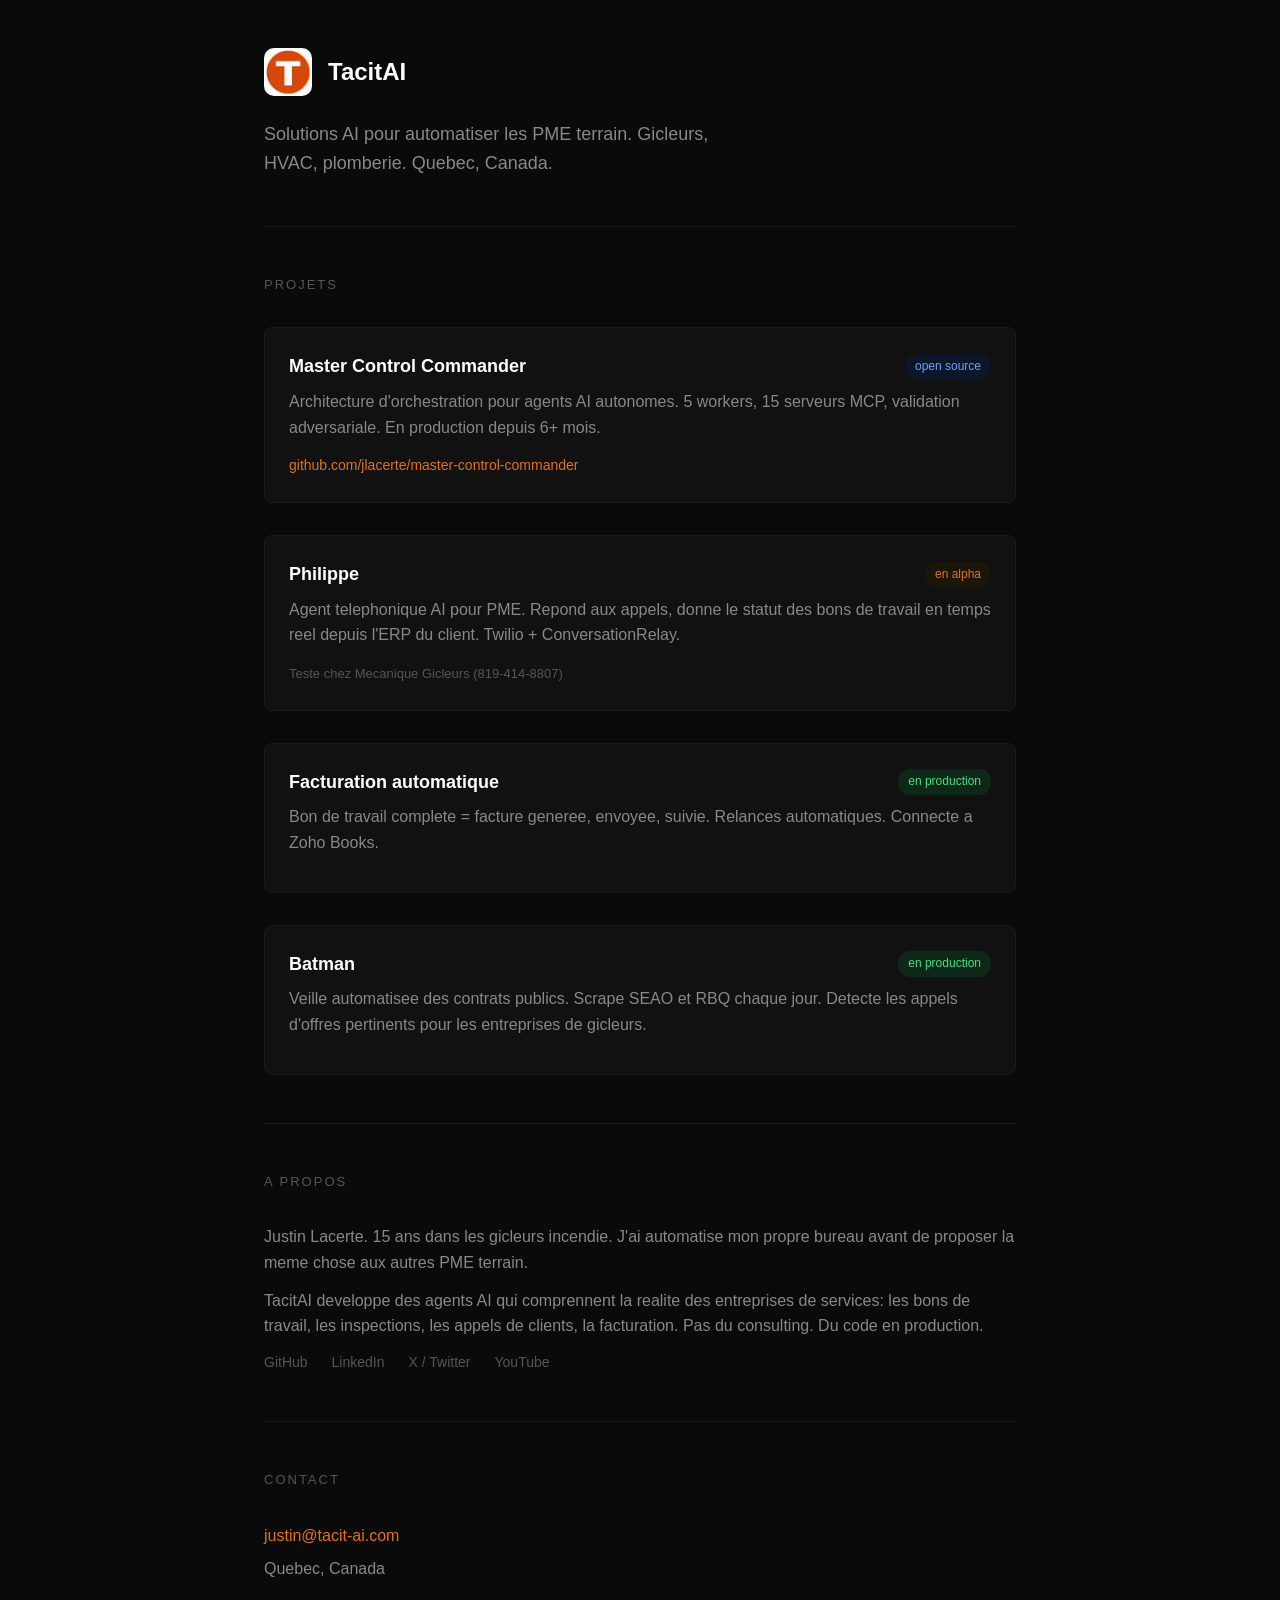
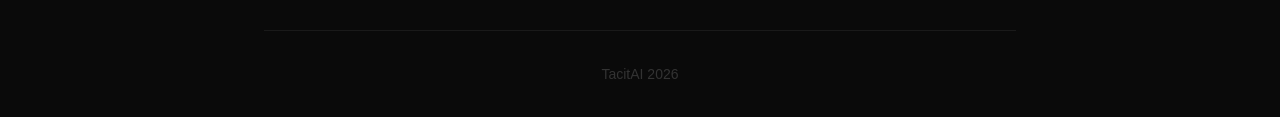
<file: index.html>
<!DOCTYPE html>
<html lang="fr">
<head>
    <meta charset="UTF-8">
    <meta name="viewport" content="width=device-width, initial-scale=1.0">
    <title>TacitAI — AI pour PME terrain</title>
    <meta name="description" content="Agents AI pour automatiser les PME de services terrain. Gicleurs, HVAC, plomberie. Quebec, Canada.">
    <style>
        * { margin: 0; padding: 0; box-sizing: border-box; }
        body {
            font-family: -apple-system, BlinkMacSystemFont, 'Segoe UI', sans-serif;
            background: #0a0a0a;
            color: #e0e0e0;
            line-height: 1.6;
        }
        a { color: #e2711d; text-decoration: none; }
        a:hover { text-decoration: underline; }

        .container { max-width: 800px; margin: 0 auto; padding: 0 24px; }

        /* Header */
        header {
            padding: 48px 0;
            border-bottom: 1px solid #1a1a1a;
        }
        .logo {
            display: flex;
            align-items: center;
            gap: 16px;
            margin-bottom: 24px;
        }
        .logo img {
            width: 48px;
            height: 48px;
            border-radius: 10px;
        }
        .logo h1 {
            font-size: 24px;
            font-weight: 600;
            color: #fff;
        }
        .tagline {
            font-size: 18px;
            color: #888;
            max-width: 500px;
        }

        /* Projects */
        .section {
            padding: 48px 0;
            border-bottom: 1px solid #1a1a1a;
        }
        .section-title {
            font-size: 13px;
            text-transform: uppercase;
            letter-spacing: 2px;
            color: #555;
            margin-bottom: 32px;
        }
        .project {
            margin-bottom: 32px;
            padding: 24px;
            background: #111;
            border: 1px solid #1a1a1a;
            border-radius: 8px;
        }
        .project:last-child { margin-bottom: 0; }
        .project-header {
            display: flex;
            justify-content: space-between;
            align-items: center;
            margin-bottom: 8px;
        }
        .project h3 {
            font-size: 18px;
            color: #fff;
        }
        .project-status {
            font-size: 12px;
            padding: 3px 10px;
            border-radius: 12px;
            font-weight: 500;
        }
        .status-prod {
            background: #0d2818;
            color: #4ade80;
        }
        .status-dev {
            background: #1c1608;
            color: #e2711d;
        }
        .status-oss {
            background: #0c1629;
            color: #60a5fa;
        }
        .project p {
            color: #888;
            margin-bottom: 12px;
        }
        .project-link {
            font-size: 14px;
        }
        .project-tech {
            font-size: 13px;
            color: #555;
        }

        /* About */
        .about p {
            color: #888;
            margin-bottom: 12px;
        }
        .about p:last-child { margin-bottom: 0; }

        /* Contact */
        .contact-info {
            display: flex;
            flex-direction: column;
            gap: 8px;
        }
        .contact-info span {
            color: #888;
        }

        /* Footer */
        footer {
            padding: 32px 0;
            text-align: center;
            color: #333;
            font-size: 14px;
        }

        /* Links row */
        .links {
            display: flex;
            gap: 24px;
            flex-wrap: wrap;
            margin-top: 8px;
        }
        .links a {
            font-size: 14px;
            color: #555;
        }
        .links a:hover { color: #e2711d; }

        @media (max-width: 600px) {
            header { padding: 32px 0; }
            .section { padding: 32px 0; }
            .project-header { flex-direction: column; align-items: flex-start; gap: 8px; }
        }
    </style>
</head>
<body>

<div class="container">

    <header>
        <div class="logo">
            <img src="logo-tacitai.png" alt="TacitAI">
            <h1>TacitAI</h1>
        </div>
        <p class="tagline">Solutions AI pour automatiser les PME terrain. Gicleurs, HVAC, plomberie. Quebec, Canada.</p>
    </header>

    <section class="section">
        <div class="section-title">Projets</div>

        <div class="project">
            <div class="project-header">
                <h3>Master Control Commander</h3>
                <span class="project-status status-oss">open source</span>
            </div>
            <p>Architecture d'orchestration pour agents AI autonomes. 5 workers, 15 serveurs MCP, validation adversariale. En production depuis 6+ mois.</p>
            <a class="project-link" href="https://github.com/jlacerte/master-control-commander" target="_blank">github.com/jlacerte/master-control-commander</a>
        </div>

        <div class="project">
            <div class="project-header">
                <h3>Philippe</h3>
                <span class="project-status status-dev">en alpha</span>
            </div>
            <p>Agent telephonique AI pour PME. Repond aux appels, donne le statut des bons de travail en temps reel depuis l'ERP du client. Twilio + ConversationRelay.</p>
            <span class="project-tech">Teste chez Mecanique Gicleurs (819-414-8807)</span>
        </div>

        <div class="project">
            <div class="project-header">
                <h3>Facturation automatique</h3>
                <span class="project-status status-prod">en production</span>
            </div>
            <p>Bon de travail complete = facture generee, envoyee, suivie. Relances automatiques. Connecte a Zoho Books.</p>
        </div>

        <div class="project">
            <div class="project-header">
                <h3>Batman</h3>
                <span class="project-status status-prod">en production</span>
            </div>
            <p>Veille automatisee des contrats publics. Scrape SEAO et RBQ chaque jour. Detecte les appels d'offres pertinents pour les entreprises de gicleurs.</p>
        </div>

    </section>

    <section class="section about">
        <div class="section-title">A propos</div>
        <p>Justin Lacerte. 15 ans dans les gicleurs incendie. J'ai automatise mon propre bureau avant de proposer la meme chose aux autres PME terrain.</p>
        <p>TacitAI developpe des agents AI qui comprennent la realite des entreprises de services: les bons de travail, les inspections, les appels de clients, la facturation. Pas du consulting. Du code en production.</p>
        <div class="links">
            <a href="https://github.com/jlacerte">GitHub</a>
            <a href="https://www.linkedin.com/company/tacitai-qc">LinkedIn</a>
            <a href="https://x.com/justin_tacitai">X / Twitter</a>
            <a href="https://www.youtube.com/@QuebecIA">YouTube</a>
        </div>
    </section>

    <section class="section">
        <div class="section-title">Contact</div>
        <div class="contact-info">
            <a href="mailto:justin@tacit-ai.com">justin@tacit-ai.com</a>
            <span>Quebec, Canada</span>
        </div>
    </section>

    <footer>
        <p>TacitAI 2026</p>
    </footer>

</div>

</body>
</html>
</file>
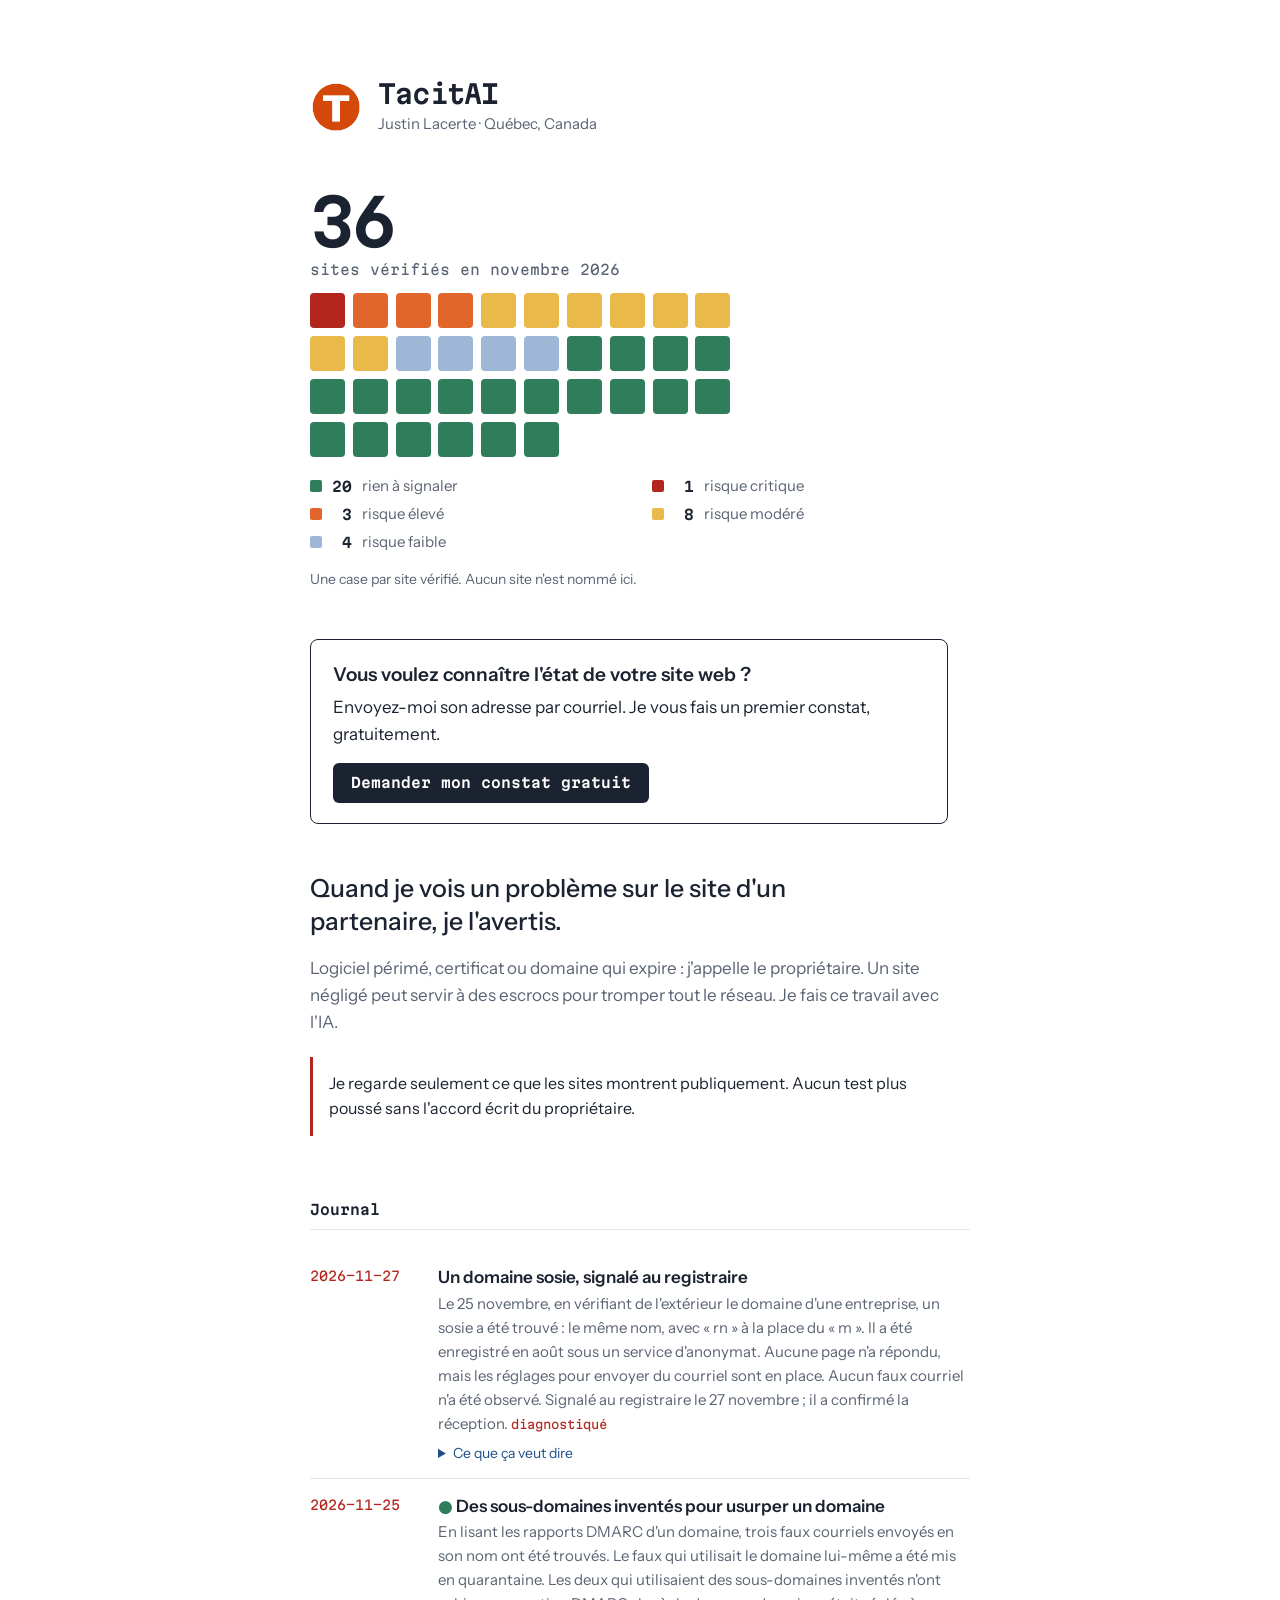
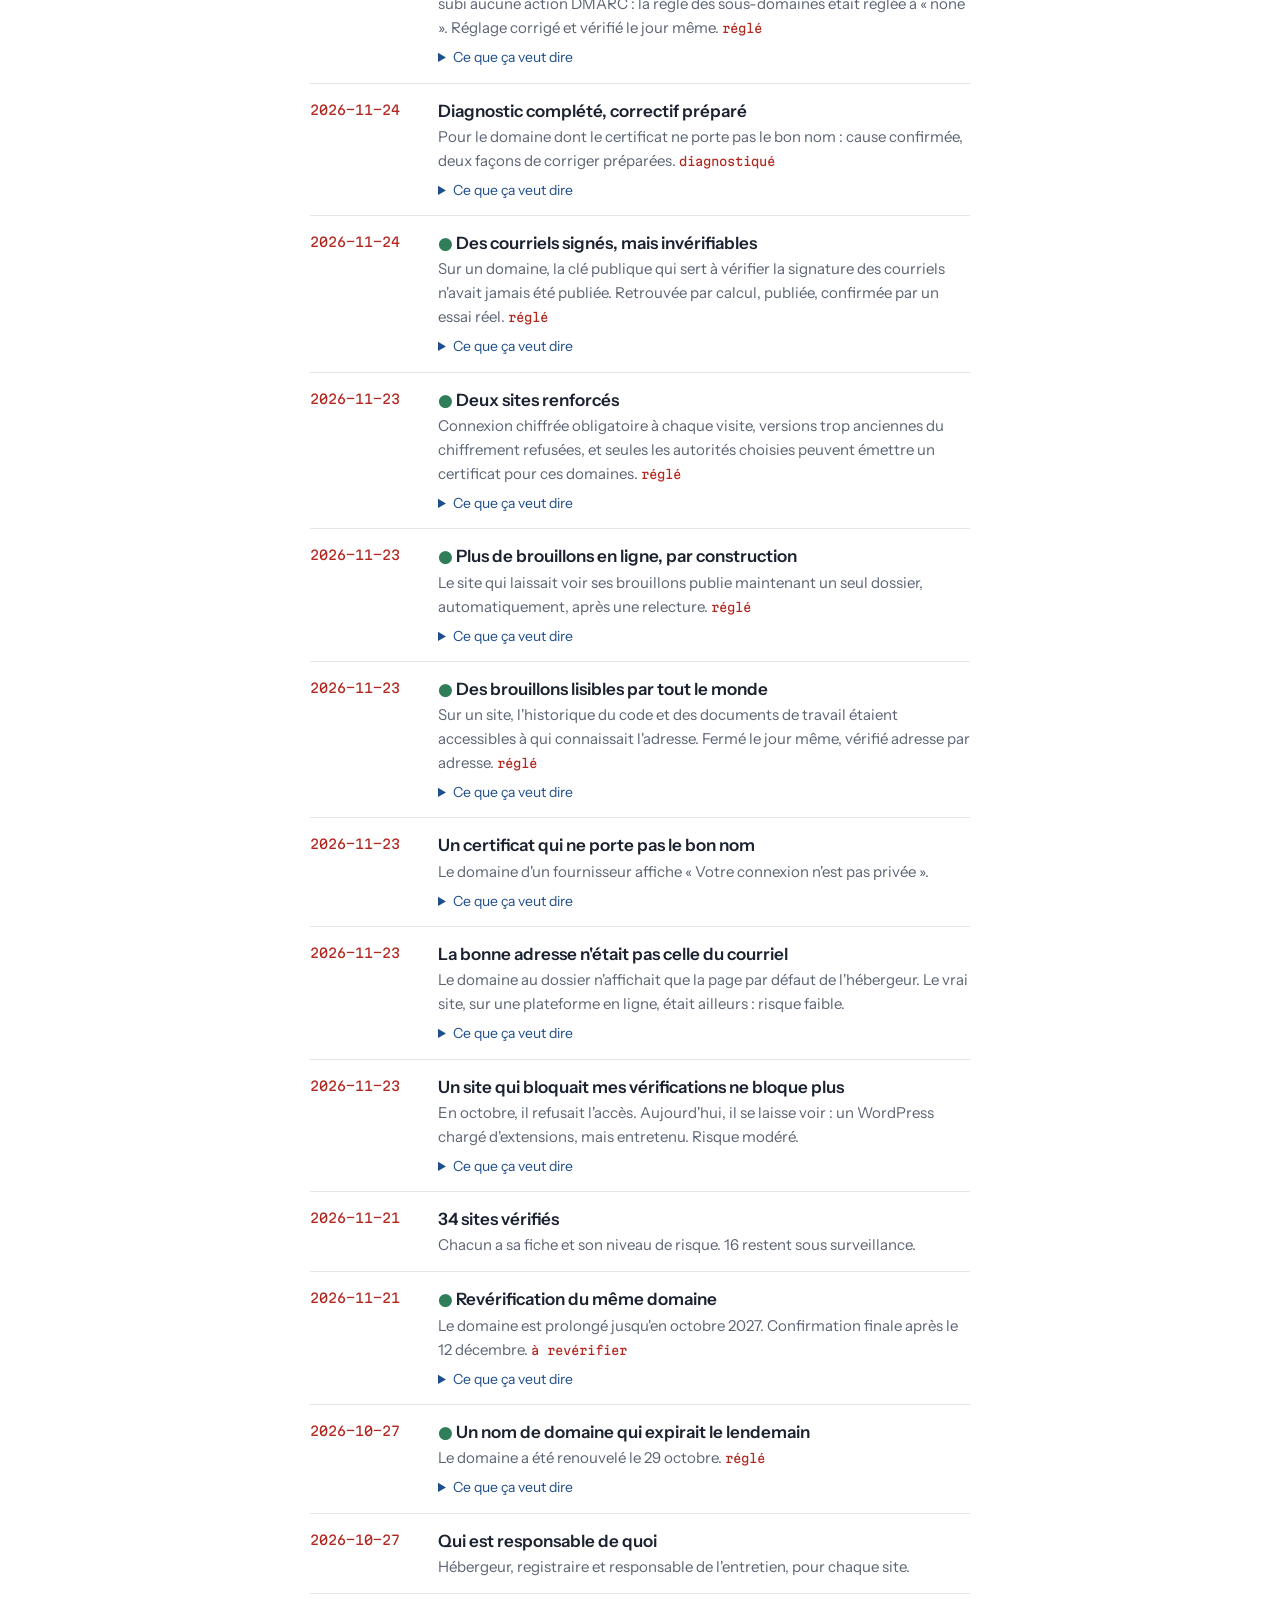
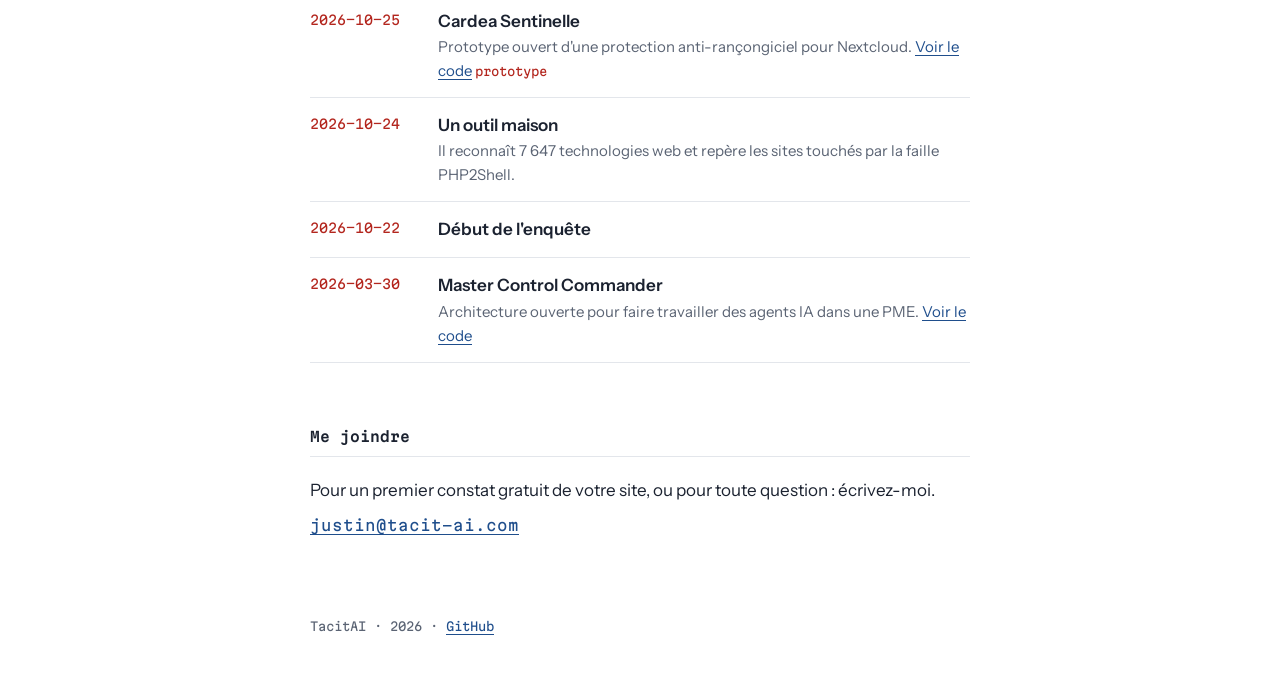
<file: site/index.html>
<!doctype html>
<html lang="fr-CA">
<head>
<meta charset="utf-8">
<meta name="viewport" content="width=device-width, initial-scale=1">
<title>TacitAI — Justin Lacerte</title>
<meta name="description" content="Je vérifie les sites web des PME de l'extérieur, sans rien toucher. Journal de l'enquête.">
<link rel="preconnect" href="https://fonts.googleapis.com">
<link rel="preconnect" href="https://fonts.gstatic.com" crossorigin>
<link href="https://fonts.googleapis.com/css2?family=Martian+Mono:wght@400;600&family=Instrument+Sans:wght@400;500;600&display=swap" rel="stylesheet">
<style>
  :root {
    --papier: #FFFFFF;
    --encre: #1B2230;
    --gris: #5B6474;
    --trait: #E3E6EB;
    --rouge: #B3261E;
    --lien: #1F4E8C;
    /* niveaux de risque */
    --r-crit: #B3261E;
    --r-haut: #E0662B;
    --r-mod: #E9B949;
    --r-bas: #9FB7D6;
    --r-inc: #FFFFFF;
    --r-ok: #2F7D5B;
    --mono: "Martian Mono", ui-monospace, monospace;
    --texte: "Instrument Sans", system-ui, sans-serif;
  }
  @media (prefers-color-scheme: dark) {
    :root {
      --papier: #151A22; --encre: #E8EAEE; --gris: #9AA3B2; --trait: #2A313D;
      --rouge: #E5625A; --lien: #8DB4F0; --r-inc: #151A22;
    }
  }
  * { box-sizing: border-box; margin: 0; padding: 0; }
  body { background: var(--papier); color: var(--encre); font: 400 17px/1.6 var(--texte); padding: 0 20px; }
  main { max-width: 660px; margin: 0 auto; padding: 72px 0 48px; }
  a { color: var(--lien); text-underline-offset: 3px; }
  a:focus-visible { outline: 2px solid var(--rouge); outline-offset: 3px; border-radius: 2px; }

  .tete { display: flex; gap: 20px; align-items: center; margin-bottom: 28px; }
  .tete img { width: 56px; height: 56px; border-radius: 8px; flex: none; }
  .nom { font: 600 22px/1.2 var(--mono); letter-spacing: -0.02em; }
  .nom span { display: block; font-weight: 400; font-size: 13px; color: var(--gris); margin-top: 4px; letter-spacing: 0; }
  .phrase { font-size: 25px; line-height: 1.35; font-weight: 500; max-width: 28ch; margin-bottom: 16px; }
  .sous { color: var(--gris); max-width: 58ch; }
  .sous + .sous { margin-top: 12px; }

  h2 { font: 600 14px/1.4 var(--mono); margin: 64px 0 20px; padding-bottom: 10px; border-bottom: 1px solid var(--trait); }

  /* Le visuel : une case par site vérifié */
  .grille { display: grid; grid-template-columns: repeat(17, 1fr); gap: 6px; margin: 8px 0 18px; }
  .grille i { aspect-ratio: 1; border-radius: 3px; display: block; }
  .crit { background: var(--r-crit); }
  .haut { background: var(--r-haut); }
  .mod  { background: var(--r-mod); }
  .bas  { background: var(--r-bas); }
  .inc  { background: var(--r-inc); box-shadow: inset 0 0 0 1.5px var(--gris); }
  .ok   { background: var(--r-ok); }
  .surv { background: var(--r-haut); }
  .grille i { opacity: 0; animation: case .25s ease-out forwards; }
  @keyframes case { from { opacity: 0; transform: scale(.6); } to { opacity: 1; transform: none; } }
  @media (prefers-reduced-motion: reduce) { .grille i { opacity: 1; animation: none; } }

  .legende { list-style: none; display: grid; grid-template-columns: repeat(2, 1fr); gap: 4px 24px; font-size: 15px; color: var(--gris); }
  .legende li { display: flex; align-items: center; gap: 10px; }
  .legende i { width: 12px; height: 12px; border-radius: 2px; flex: none; }
  .legende b { font: 600 14px var(--mono); color: var(--encre); min-width: 2ch; text-align: right; }
  .note { font-size: 14px; color: var(--gris); margin-top: 14px; }

  .limite { margin-top: 20px; padding: 14px 16px; border-left: 3px solid var(--rouge); color: var(--encre); font-size: 16px; }

  .journal { list-style: none; }
  .journal li { display: grid; grid-template-columns: 112px 1fr; gap: 16px; padding: 14px 0; border-bottom: 1px solid var(--trait); }
  .journal time { font: 400 13px/1.9 var(--mono); color: var(--rouge); }
  .journal p { color: var(--gris); font-size: 15px; }
  .journal strong { color: var(--encre); font-weight: 600; display: block; font-size: 17px; }
  .etat { font: 400 12px var(--mono); color: var(--rouge); }
  .journal details { margin-top: 6px; font-size: 15px; }
  .journal summary { cursor: pointer; color: var(--lien); font-size: 14px; width: fit-content; }
  .journal summary:focus-visible { outline: 2px solid var(--rouge); outline-offset: 3px; border-radius: 2px; }
  .journal details p { margin-top: 6px; padding-left: 12px; border-left: 2px solid var(--trait); }

  .contact p { margin-bottom: 8px; }
  .contact a { font: 400 15px var(--mono); }
  footer { max-width: 660px; margin: 0 auto; padding: 32px 0 48px; color: var(--gris); font: 400 12px var(--mono); }

  @media (max-width: 560px) {
    main { padding-top: 40px; }
    .phrase { font-size: 21px; }
    .grille { grid-template-columns: repeat(10, 1fr); gap: 5px; }
    .legende { grid-template-columns: 1fr; }
    .journal li { grid-template-columns: 1fr; gap: 2px; }
  }
  .hero { margin-bottom: 48px; }
  .hero .grille { grid-template-columns: repeat(10, 1fr); gap: 8px; max-width: 420px; }
  .hero .grille i { border-radius: 4px; }
  .chiffre { font: 400 14px/1.4 var(--mono); color: var(--gris); margin-bottom: 14px; }
  .chiffre b { display: block; font: 600 64px/1 var(--mono); color: var(--encre); letter-spacing: -0.04em; margin-bottom: 6px; }
  .tete-mini { display: flex; align-items: center; gap: 16px; margin: 8px 0 56px; }
  .tete-mini img { width: 52px; height: 52px; border-radius: 10px; flex: none; }
  .tete-mini b { display: block; font: 600 26px/1.1 var(--mono); letter-spacing: -0.03em; }
  .tete-mini span { display: block; font: 400 15px/1.4 var(--texte); color: var(--gris); margin-top: 4px; }
  .averti strong::before { content: "● "; color: var(--r-ok); }
  .offre { margin: 0 0 48px; padding: 20px 22px; border: 1.5px solid var(--encre); border-radius: 8px; max-width: 58ch; }
  .offre p { margin-bottom: 14px; }
  .offre strong { display: block; font-size: 19px; font-weight: 600; margin-bottom: 4px; }
  .bouton { display: inline-block; font: 600 14px/1 var(--mono); background: var(--encre); color: var(--papier); padding: 13px 18px; border-radius: 6px; text-decoration: none; }
  .bouton:hover { background: var(--rouge); }
</style>
</head>
<body>
<main>
  <div class="tete-mini"><img src="logo-tacitai.png" alt=""><div><b>TacitAI</b><span>Justin Lacerte · Québec, Canada</span></div></div>
  <section class="hero" aria-label="Portrait de novembre 2026">
    <p class="chiffre"><b>36</b> sites vérifiés en novembre 2026</p>
    <div class="grille" role="img" aria-label="36 sites vérifiés : 20 sans problème, 1 critique, 3 élevés, 8 modérés, 4 faibles">
      <i class="crit"></i>
      <i class="haut"></i><i class="haut"></i><i class="haut"></i>
      <i class="mod"></i><i class="mod"></i><i class="mod"></i><i class="mod"></i><i class="mod"></i><i class="mod"></i><i class="mod"></i><i class="mod"></i>
      <i class="bas"></i><i class="bas"></i><i class="bas"></i><i class="bas"></i>
      <i class="ok"></i><i class="ok"></i><i class="ok"></i><i class="ok"></i><i class="ok"></i><i class="ok"></i>
      <i class="ok"></i><i class="ok"></i><i class="ok"></i><i class="ok"></i><i class="ok"></i><i class="ok"></i>
      <i class="ok"></i><i class="ok"></i><i class="ok"></i><i class="ok"></i><i class="ok"></i><i class="ok"></i>
      <i class="ok"></i><i class="ok"></i>
    </div>
    <ul class="legende" aria-hidden="true">
      <li><i class="ok"></i><b>20</b>rien à signaler</li>
      <li><i class="crit"></i><b>1</b>risque critique</li>
      <li><i class="haut"></i><b>3</b>risque élevé</li>
      <li><i class="mod"></i><b>8</b>risque modéré</li>
      <li><i class="bas"></i><b>4</b>risque faible</li>
    </ul>
    <p class="note">Une case par site vérifié. Aucun site n'est nommé ici.</p>
  </section>
  <aside class="offre" aria-labelledby="t-offre">
      <p id="t-offre"><strong>Vous voulez connaître l'état de votre site web ?</strong> Envoyez-moi son adresse par courriel. Je vous fais un premier constat, gratuitement.</p>
      <a class="bouton" href="mailto:justin@tacit-ai.com?subject=%C3%89tat%20de%20mon%20site%20web">Demander mon constat gratuit</a>
  </aside>
  <header>
    <p class="phrase">Quand je vois un problème sur le site d'un partenaire, je l'avertis.</p>
    <p class="sous">Logiciel périmé, certificat ou domaine qui expire : j'appelle le propriétaire. Un site négligé peut servir à des escrocs pour tromper tout le réseau. Je fais ce travail avec l'IA.</p>
    <p class="limite">Je regarde seulement ce que les sites montrent publiquement. Aucun test plus poussé sans l'accord écrit du propriétaire.</p>
  </header>

  <section aria-labelledby="t-journal">
    <h2 id="t-journal">Journal</h2>
    <ol class="journal" reversed>
      <li><time datetime="2026-11-27">2026-11-27</time><div><p><strong>Un domaine sosie, signalé au registraire</strong>Le 25 novembre, en vérifiant de l'extérieur le domaine d'une entreprise, un sosie a été trouvé : le même nom, avec « rn » à la place du « m ». Il a été enregistré en août sous un service d'anonymat. Aucune page n'a répondu, mais les réglages pour envoyer du courriel sont en place. Aucun faux courriel n'a été observé. Signalé au registraire le 27 novembre ; il a confirmé la réception. <span class="etat">diagnostiqué</span></p>
        <details><summary>Ce que ça veut dire</summary><p>À l'écran, « rn » et « m » se confondent. Ce genre d'adresse sert à envoyer de fausses factures ou un faux changement de compte bancaire aux clients d'une entreprise. Le courriel, signature comprise, pourrait avoir l'air authentique. Selon sa procédure, le registraire transmet la plainte au titulaire, qui a 72 heures pour répondre.</p></details></div></li>
      <li class="averti"><time datetime="2026-11-25">2026-11-25</time><div><p><strong>Des sous-domaines inventés pour usurper un domaine</strong>En lisant les rapports DMARC d'un domaine, trois faux courriels envoyés en son nom ont été trouvés. Le faux qui utilisait le domaine lui-même a été mis en quarantaine. Les deux qui utilisaient des sous-domaines inventés n'ont subi aucune action DMARC : la règle des sous-domaines était réglée à « none ». Réglage corrigé et vérifié le jour même. <span class="etat">réglé</span></p>
        <details><summary>Ce que ça veut dire</summary><p>DMARC a deux règles : une pour le domaine (p) et une pour ses sous-domaines (sp). Un fraudeur n'a pas besoin qu'un sous-domaine existe : il l'invente. Si sp reste à « none », la porte d'en avant est barrée, mais pas les fenêtres. Les rapports DMARC, souvent ignorés dans les indésirables, sont ce qui l'a révélé.</p></details></div></li>
      <li><time datetime="2026-11-24">2026-11-24</time><div><p><strong>Diagnostic complété, correctif préparé</strong>Pour le domaine dont le certificat ne porte pas le bon nom : cause confirmée, deux façons de corriger préparées. <span class="etat">diagnostiqué</span></p>
        <details><summary>Ce que ça veut dire</summary><p>Avant d'intervenir, on s'assure de pouvoir dire trois choses : ce que voient les visiteurs, qui appeler, et quoi demander. Ici, le nom de domaine mène à une page d'avertissement au lieu du vrai site. Une redirection chez l'hébergeur suffit, à condition de ne pas toucher aux réglages du courriel, qui passent par le même domaine.</p></details></div></li>
      <li class="averti"><time datetime="2026-11-24">2026-11-24</time><div><p><strong>Des courriels signés, mais invérifiables</strong>Sur un domaine, la clé publique qui sert à vérifier la signature des courriels n'avait jamais été publiée. Retrouvée par calcul, publiée, confirmée par un essai réel. <span class="etat">réglé</span></p>
        <details><summary>Ce que ça veut dire</summary><p>Sans cette clé, la signature ne prouve rien et le courriel risque davantage de finir dans les indésirables. Le fournisseur ne la montrait nulle part. Deux courriels signés ont suffi pour la recalculer.</p></details></div></li>
      <li class="averti"><time datetime="2026-11-23">2026-11-23</time><div><p><strong>Deux sites renforcés</strong>Connexion chiffrée obligatoire à chaque visite, versions trop anciennes du chiffrement refusées, et seules les autorités choisies peuvent émettre un certificat pour ces domaines. <span class="etat">réglé</span></p>
        <details><summary>Ce que ça veut dire</summary><p>Un visiteur ne peut plus être ramené, à son insu, vers une version non chiffrée du site. Personne d'autre ne peut faire émettre un faux certificat à leur nom.</p></details></div></li>
      <li class="averti"><time datetime="2026-11-23">2026-11-23</time><div><p><strong>Plus de brouillons en ligne, par construction</strong>Le site qui laissait voir ses brouillons publie maintenant un seul dossier, automatiquement, après une relecture. <span class="etat">réglé</span></p>
        <details><summary>Ce que ça veut dire</summary><p>Fermer la fuite ne suffisait pas, il fallait qu'elle ne puisse pas revenir. Désormais, ce qui n'est pas dans le dossier public ne peut tout simplement pas se retrouver en ligne.</p></details></div></li>
      <li class="averti"><time datetime="2026-11-23">2026-11-23</time><div><p><strong>Des brouillons lisibles par tout le monde</strong>Sur un site, l'historique du code et des documents de travail étaient accessibles à qui connaissait l'adresse. Fermé le jour même, vérifié adresse par adresse. <span class="etat">réglé</span></p>
        <details><summary>Ce que ça veut dire</summary><p>Un site a souvent plusieurs adresses : son domaine, l'adresse technique de l'hébergeur, les anciennes versions publiées. Bloquer une adresse ne protège pas les autres, et des copies restent quelques jours dans la mémoire de l'hébergeur. Ici, la cause était la façon de publier : tout le dossier de travail partait en ligne. La vraie correction, c'est de ne publier que les pages finales.</p></details></div></li>
      <li><time datetime="2026-11-23">2026-11-23</time><div><p><strong>Un certificat qui ne porte pas le bon nom</strong>Le domaine d'un fournisseur affiche « Votre connexion n'est pas privée ».</p>
        <details><summary>Ce que ça veut dire</summary><p>Le cadenas du navigateur repose sur un certificat au nom exact du site. Ici, le serveur présente le certificat de l'hébergeur, à un autre nom : le navigateur bloque la page. Les données ne sont pas en danger, mais un client qui prend l'habitude de cliquer « continuer quand même » devient plus facile à piéger. Le correctif est simple : l'hébergeur émet un certificat gratuit au bon nom, ou l'adresse renvoie vers le vrai site.</p></details></div></li>
      <li><time datetime="2026-11-23">2026-11-23</time><div><p><strong>La bonne adresse n'était pas celle du courriel</strong>Le domaine au dossier n'affichait que la page par défaut de l'hébergeur. Le vrai site, sur une plateforme en ligne, était ailleurs : risque faible.</p>
        <details><summary>Ce que ça veut dire</summary><p>Une petite entreprise a souvent plusieurs adresses : une pour le courriel, une pour le site, parfois une vieille qui traîne. Avant d'évaluer, il faut trouver la bonne. Et chaque adresse qu'on garde doit être entretenue, même celle qui ne sert plus qu'au courriel.</p></details></div></li>
      <li><time datetime="2026-11-23">2026-11-23</time><div><p><strong>Un site qui bloquait mes vérifications ne bloque plus</strong>En octobre, il refusait l'accès. Aujourd'hui, il se laisse voir : un WordPress chargé d'extensions, mais entretenu. Risque modéré.</p>
        <details><summary>Ce que ça veut dire</summary><p>Un refus d'accès n'est pas une preuve de protection : il peut venir d'un réglage temporaire de l'hébergeur. J'ignore encore ce qui l'a causé. Ce qui compte vraiment, c'est ce qui tourne derrière : les versions, les extensions, et quelqu'un qui fait les mises à jour.</p></details></div></li>
      <li><time datetime="2026-11-21">2026-11-21</time><p><strong>34 sites vérifiés</strong>Chacun a sa fiche et son niveau de risque. 16 restent sous surveillance.</p></li>
      <li class="averti"><time datetime="2026-11-21">2026-11-21</time><div><p><strong>Revérification du même domaine</strong>Le domaine est prolongé jusqu'en octobre 2027. Confirmation finale après le 12 décembre. <span class="etat">à revérifier</span></p>
        <details><summary>Ce que ça veut dire</summary><p>Le registre public des noms de domaine (le « whois ») donne la date d'échéance à tout le monde. On peut donc suivre un renouvellement de l'extérieur, sans téléphoner. Pendant quelques semaines, le registre peut encore annuler un renouvellement impayé : d'où la confirmation après le 12 décembre.</p></details></div></li>
      <li class="averti"><time datetime="2026-10-27">2026-10-27</time><div><p><strong>Un nom de domaine qui expirait le lendemain</strong>Le domaine a été renouvelé le 29 octobre. <span class="etat">réglé</span></p>
        <details><summary>Ce que ça veut dire</summary><p>Quand un nom de domaine expire, le site et le courriel tombent. Pire : une fois le nom libéré, n'importe qui peut le racheter et recevoir les courriels destinés à l'entreprise. Un renouvellement automatique et une carte de crédit à jour évitent tout ça.</p></details></div></li>
      <li><time datetime="2026-10-27">2026-10-27</time><p><strong>Qui est responsable de quoi</strong>Hébergeur, registraire et responsable de l'entretien, pour chaque site.</p></li>
      <li><time datetime="2026-10-25">2026-10-25</time><p><strong>Cardea Sentinelle</strong>Prototype ouvert d'une protection anti-rançongiciel pour Nextcloud. <a href="https://github.com/jlacerte/cardea-sentinelle">Voir le code</a> <span class="etat">prototype</span></p></li>
      <li><time datetime="2026-10-24">2026-10-24</time><p><strong>Un outil maison</strong>Il reconnaît 7 647 technologies web et repère les sites touchés par la faille PHP2Shell.</p></li>
      <li><time datetime="2026-10-22">2026-10-22</time><p><strong>Début de l'enquête</strong></p></li>
      <li><time datetime="2026-03-30">2026-03-30</time><p><strong>Master Control Commander</strong>Architecture ouverte pour faire travailler des agents IA dans une PME. <a href="https://github.com/jlacerte/master-control-commander">Voir le code</a></p></li>
    </ol>
  </section>

  <section class="contact" aria-labelledby="t-contact">
    <h2 id="t-contact">Me joindre</h2>
    <p>Pour un premier constat gratuit de votre site, ou pour toute question : écrivez-moi.</p>
    <a href="mailto:justin@tacit-ai.com?subject=%C3%89tat%20de%20mon%20site%20web">justin@tacit-ai.com</a>
  </section>
</main>
<footer>TacitAI · 2026 · <a href="https://github.com/jlacerte">GitHub</a></footer>
<script src="animation.js"></script>
</body>
</html>
</file>
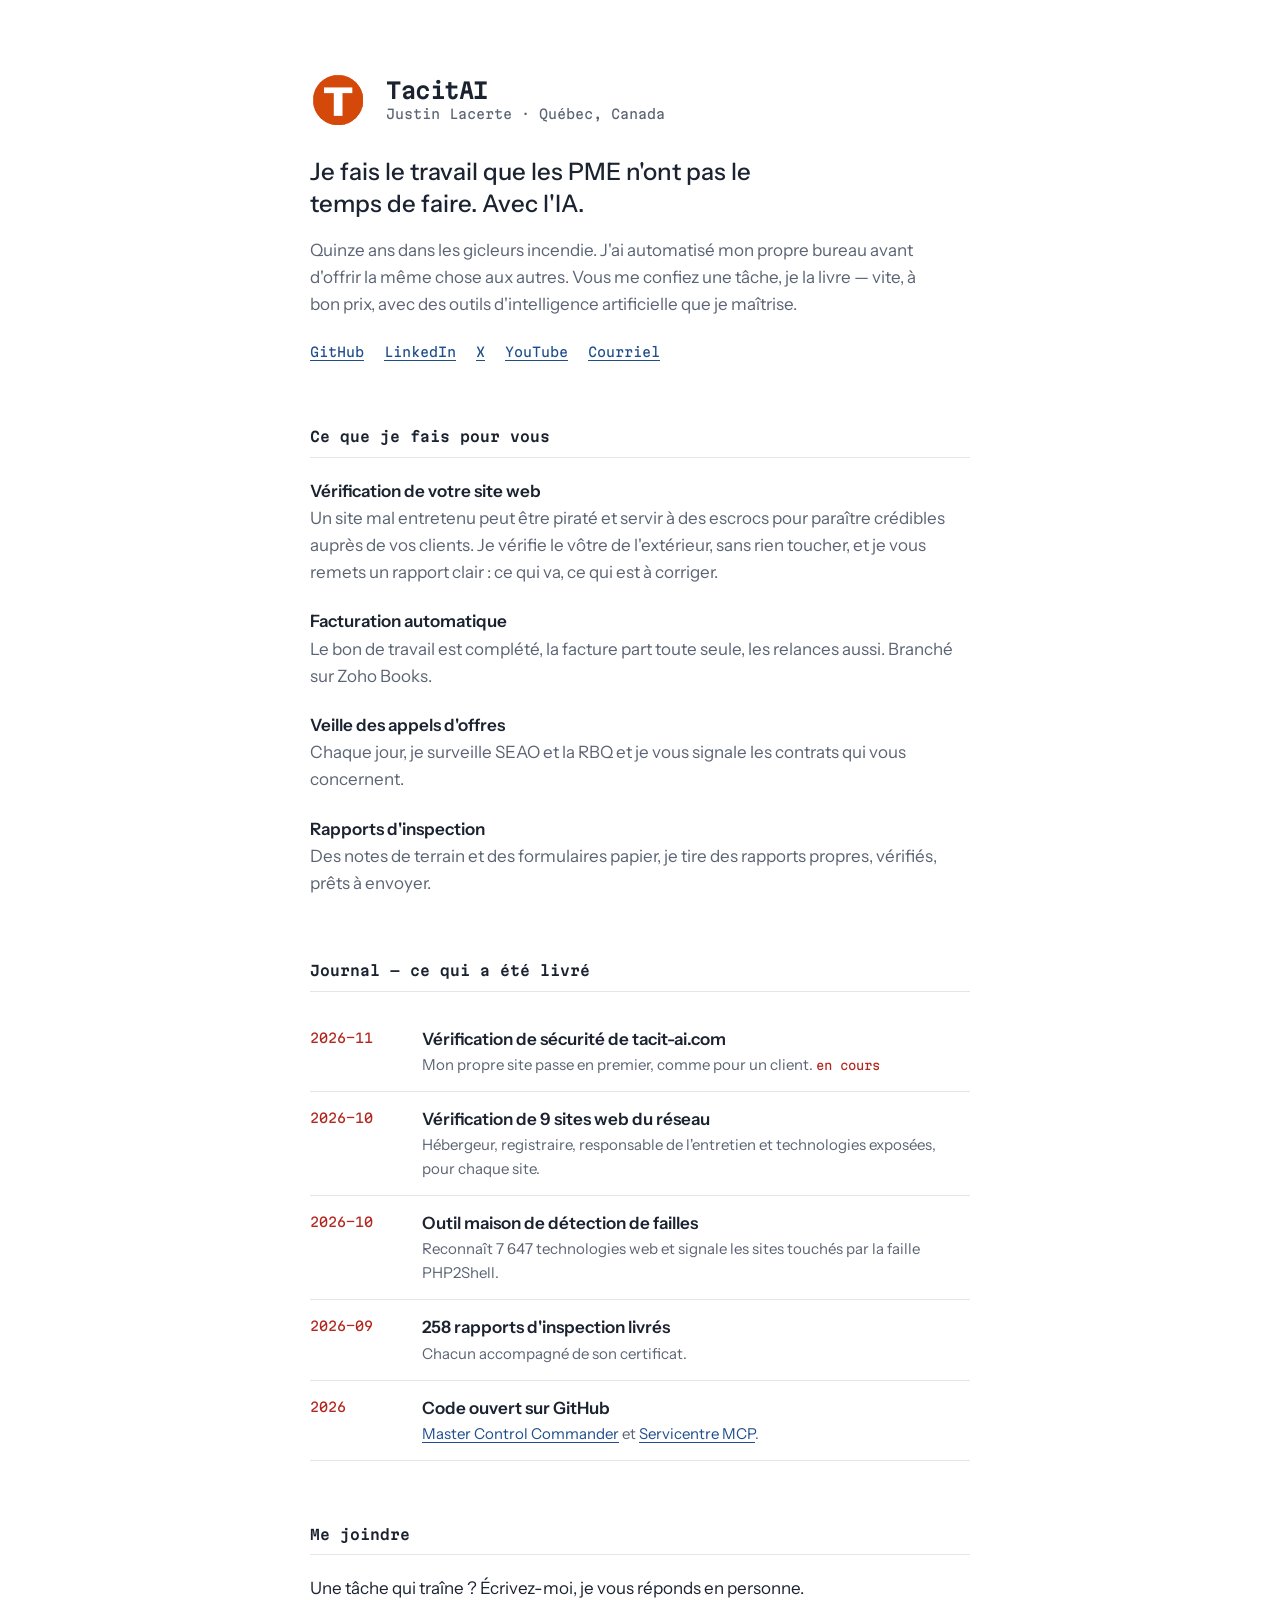
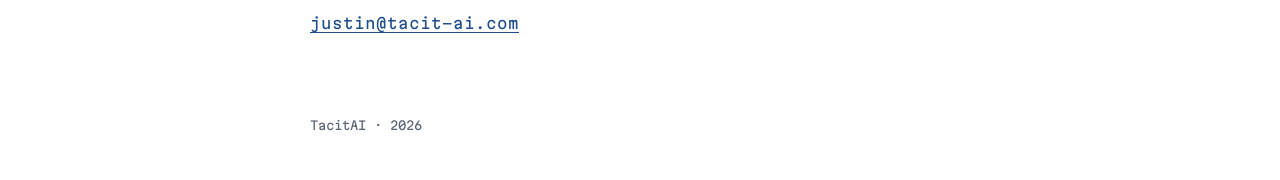
<file: prototypes/a-journal.html>
<!doctype html>
<html lang="fr-CA">
<head>
<meta charset="utf-8">
<meta name="viewport" content="width=device-width, initial-scale=1">
<title>TacitAI — Justin Lacerte</title>
<meta name="description" content="Je fais le travail que les PME n'ont pas le temps de faire, avec l'IA. Vérification de sites web, facturation, veille des appels d'offres.">
<link rel="preconnect" href="https://fonts.googleapis.com">
<link rel="preconnect" href="https://fonts.gstatic.com" crossorigin>
<link href="https://fonts.googleapis.com/css2?family=Martian+Mono:wght@400;600&family=Instrument+Sans:wght@400;500;600&display=swap" rel="stylesheet">
<style>
  :root {
    --papier: #FFFFFF;
    --encre: #1B2230;
    --gris: #5B6474;
    --trait: #E3E6EB;
    --rouge: #B3261E;      /* rouge des têtes de gicleurs */
    --lien: #1F4E8C;
    --mono: "Martian Mono", ui-monospace, monospace;
    --texte: "Instrument Sans", system-ui, sans-serif;
  }
  @media (prefers-color-scheme: dark) {
    :root {
      --papier: #151A22;
      --encre: #E8EAEE;
      --gris: #9AA3B2;
      --trait: #2A313D;
      --rouge: #E5625A;
      --lien: #8DB4F0;
    }
  }
  * { box-sizing: border-box; margin: 0; padding: 0; }
  html { -webkit-text-size-adjust: 100%; }
  body {
    background: var(--papier);
    color: var(--encre);
    font: 400 17px/1.6 var(--texte);
    padding: 0 20px;
  }
  main { max-width: 660px; margin: 0 auto; padding: 72px 0 48px; }
  a { color: var(--lien); text-underline-offset: 3px; }
  a:focus-visible { outline: 2px solid var(--rouge); outline-offset: 3px; border-radius: 2px; }

  /* En-tête */
  .tete { display: flex; gap: 20px; align-items: center; margin-bottom: 28px; }
  .tete img { width: 56px; height: 56px; border-radius: 8px; flex: none; }
  .nom { font: 600 22px/1.2 var(--mono); letter-spacing: -0.02em; }
  .nom span { display: block; font-weight: 400; font-size: 13px; color: var(--gris); margin-top: 4px; letter-spacing: 0; }

  .phrase { font-size: 24px; line-height: 1.35; font-weight: 500; max-width: 30ch; margin-bottom: 16px; }
  .sous { color: var(--gris); max-width: 58ch; }
  .sous + .sous { margin-top: 12px; }

  .liens { display: flex; flex-wrap: wrap; gap: 6px 20px; margin-top: 24px; font: 400 13px/1.6 var(--mono); }

  h2 {
    font: 600 14px/1.4 var(--mono);
    margin: 64px 0 20px;
    padding-bottom: 10px;
    border-bottom: 1px solid var(--trait);
  }

  /* Services */
  .services { list-style: none; display: grid; gap: 22px; }
  .services h3 { font-size: 17px; font-weight: 600; }
  .services p { color: var(--gris); }

  /* Journal daté : c'est la pièce maîtresse */
  .journal { list-style: none; }
  .journal li {
    display: grid;
    grid-template-columns: 96px 1fr;
    gap: 16px;
    padding: 14px 0;
    border-bottom: 1px solid var(--trait);
  }
  .journal time { font: 400 13px/1.9 var(--mono); color: var(--rouge); }
  .journal p { color: var(--gris); font-size: 15px; }
  .journal strong { color: var(--encre); font-weight: 600; display: block; font-size: 17px; }
  .etat { font: 400 12px var(--mono); color: var(--rouge); }

  .contact p { margin-bottom: 8px; }
  .contact a { font: 400 15px var(--mono); }

  footer { max-width: 660px; margin: 0 auto; padding: 32px 0 48px; color: var(--gris); font: 400 12px var(--mono); }

  @media (max-width: 560px) {
    main { padding-top: 40px; }
    .phrase { font-size: 21px; }
    .journal li { grid-template-columns: 1fr; gap: 2px; }
  }
</style>
</head>
<body>
<main>
  <header>
    <div class="tete">
      <img src="../logo-tacitai.png" alt="">
      <div class="nom">TacitAI<span>Justin Lacerte · Québec, Canada</span></div>
    </div>
    <p class="phrase">Je fais le travail que les PME n'ont pas le temps de faire. Avec l'IA.</p>
    <p class="sous">Quinze ans dans les gicleurs incendie. J'ai automatisé mon propre bureau avant d'offrir la même chose aux autres. Vous me confiez une tâche, je la livre — vite, à bon prix, avec des outils d'intelligence artificielle que je maîtrise.</p>
    <nav class="liens" aria-label="Ailleurs sur le web">
      <a href="https://github.com/jlacerte">GitHub</a>
      <a href="https://www.linkedin.com/company/tacitai-qc">LinkedIn</a>
      <a href="https://x.com/justin_tacitai">X</a>
      <a href="https://www.youtube.com/@QuebecIA">YouTube</a>
      <a href="mailto:justin@tacit-ai.com">Courriel</a>
    </nav>
  </header>

  <section aria-labelledby="t-services">
    <h2 id="t-services">Ce que je fais pour vous</h2>
    <ul class="services">
      <li>
        <h3>Vérification de votre site web</h3>
        <p>Un site mal entretenu peut être piraté et servir à des escrocs pour paraître crédibles auprès de vos clients. Je vérifie le vôtre de l'extérieur, sans rien toucher, et je vous remets un rapport clair : ce qui va, ce qui est à corriger.</p>
      </li>
      <li>
        <h3>Facturation automatique</h3>
        <p>Le bon de travail est complété, la facture part toute seule, les relances aussi. Branché sur Zoho Books.</p>
      </li>
      <li>
        <h3>Veille des appels d'offres</h3>
        <p>Chaque jour, je surveille SEAO et la RBQ et je vous signale les contrats qui vous concernent.</p>
      </li>
      <li>
        <h3>Rapports d'inspection</h3>
        <p>Des notes de terrain et des formulaires papier, je tire des rapports propres, vérifiés, prêts à envoyer.</p>
      </li>
    </ul>
  </section>

  <section aria-labelledby="t-journal">
    <h2 id="t-journal">Journal — ce qui a été livré</h2>
    <ol class="journal" reversed>
      <li>
        <time datetime="2026-11">2026-11</time>
        <p><strong>Vérification de sécurité de tacit-ai.com</strong>Mon propre site passe en premier, comme pour un client. <span class="etat">en cours</span></p>
      </li>
      <li>
        <time datetime="2026-10">2026-10</time>
        <p><strong>Vérification de 9 sites web du réseau</strong>Hébergeur, registraire, responsable de l'entretien et technologies exposées, pour chaque site.</p>
      </li>
      <li>
        <time datetime="2026-10">2026-10</time>
        <p><strong>Outil maison de détection de failles</strong>Reconnaît 7 647 technologies web et signale les sites touchés par la faille PHP2Shell.</p>
      </li>
      <li>
        <time datetime="2026-09">2026-09</time>
        <p><strong>258 rapports d'inspection livrés</strong>Chacun accompagné de son certificat.</p>
      </li>
      <li>
        <time datetime="2026">2026</time>
        <p><strong>Code ouvert sur GitHub</strong><a href="https://github.com/jlacerte/master-control-commander">Master Control Commander</a> et <a href="https://github.com/jlacerte/servicentre-mcp">Servicentre MCP</a>.</p>
      </li>
    </ol>
  </section>

  <section class="contact" aria-labelledby="t-contact">
    <h2 id="t-contact">Me joindre</h2>
    <p>Une tâche qui traîne ? Écrivez-moi, je vous réponds en personne.</p>
    <a href="mailto:justin@tacit-ai.com">justin@tacit-ai.com</a>
  </section>
</main>
<footer>TacitAI · 2026</footer>
</body>
</html>
</file>
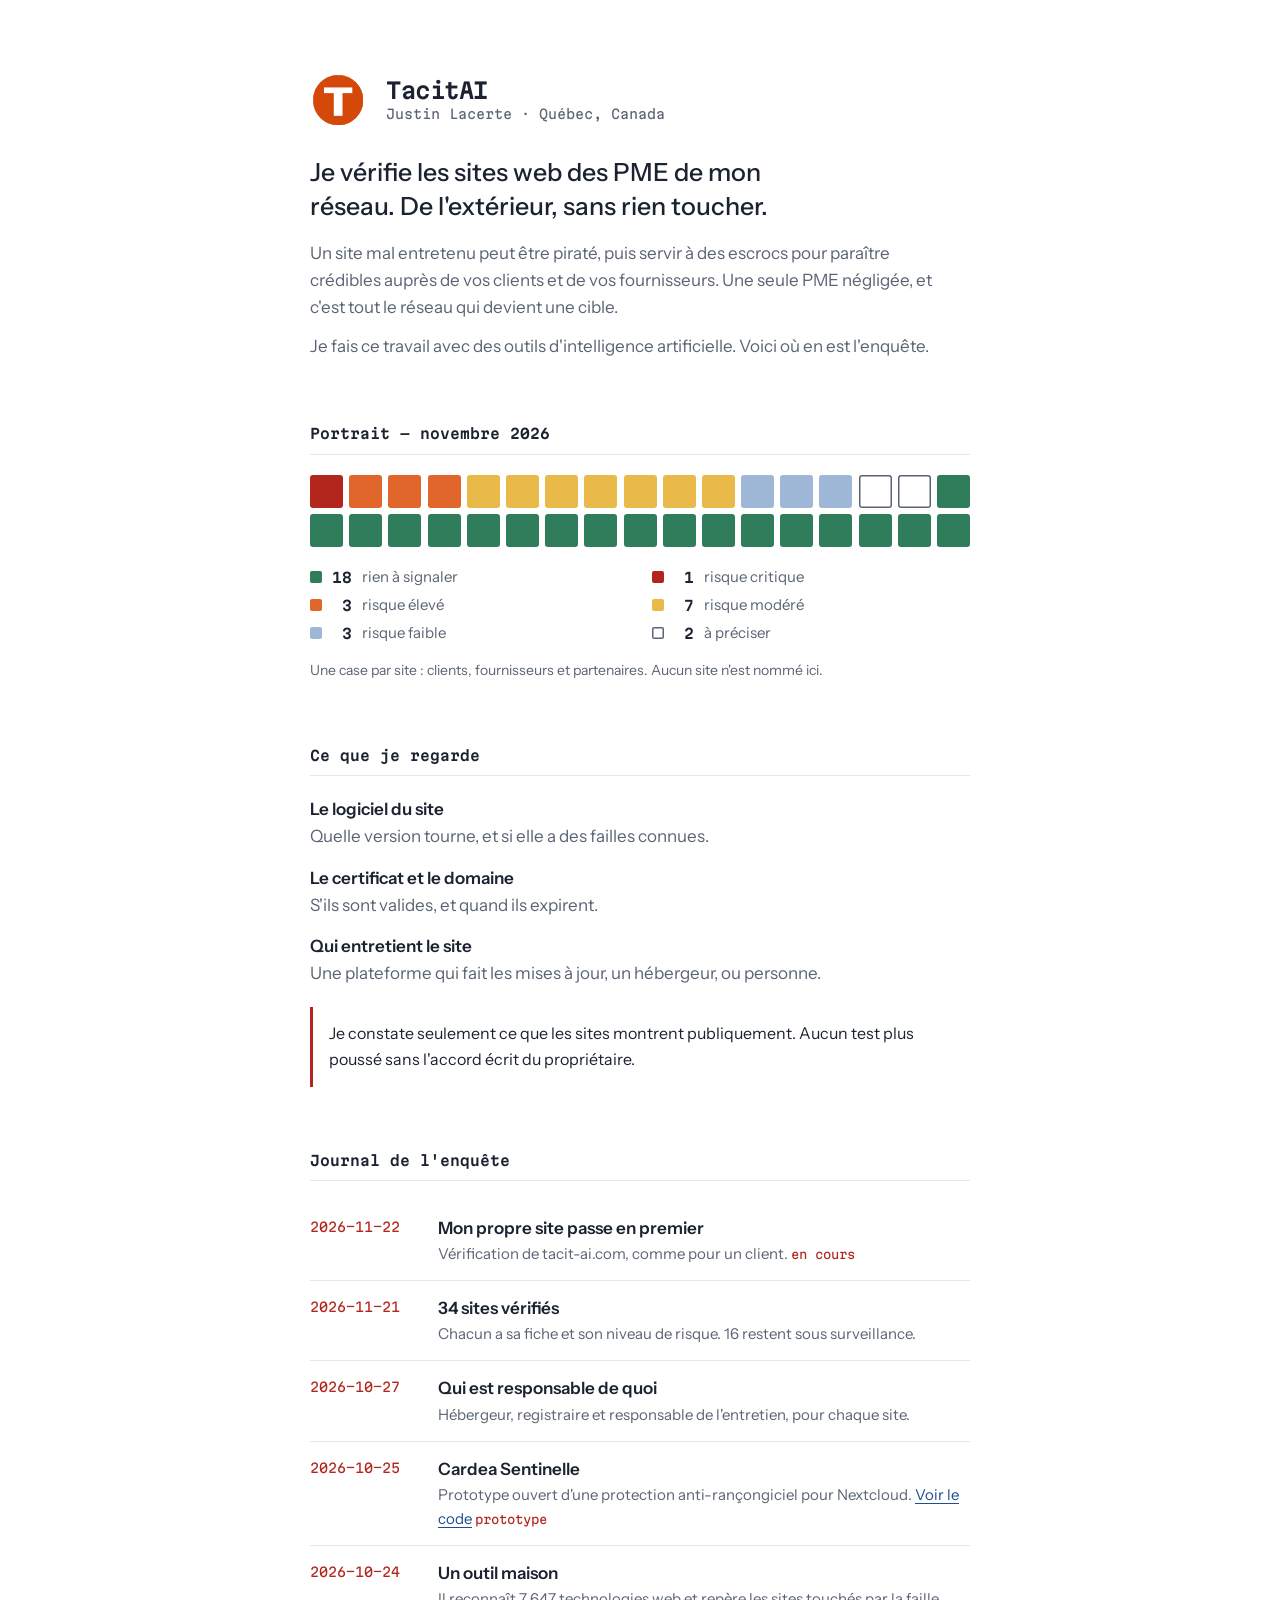
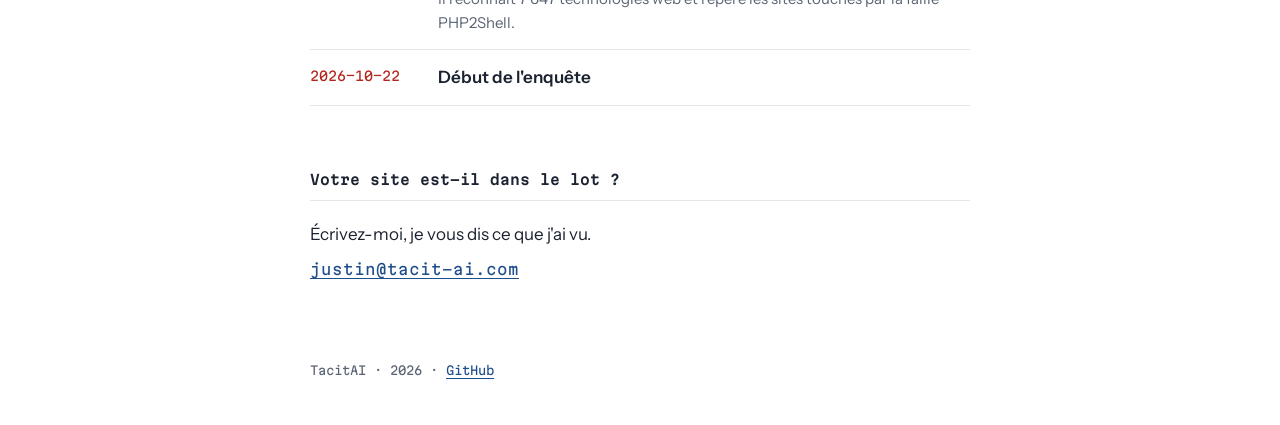
<file: prototypes/a2-enquete.html>
<!doctype html>
<html lang="fr-CA">
<head>
<meta charset="utf-8">
<meta name="viewport" content="width=device-width, initial-scale=1">
<title>TacitAI — Justin Lacerte</title>
<meta name="description" content="Je vérifie les sites web des PME de l'extérieur, sans rien toucher. Journal de l'enquête.">
<link rel="preconnect" href="https://fonts.googleapis.com">
<link rel="preconnect" href="https://fonts.gstatic.com" crossorigin>
<link href="https://fonts.googleapis.com/css2?family=Martian+Mono:wght@400;600&family=Instrument+Sans:wght@400;500;600&display=swap" rel="stylesheet">
<style>
  :root {
    --papier: #FFFFFF;
    --encre: #1B2230;
    --gris: #5B6474;
    --trait: #E3E6EB;
    --rouge: #B3261E;
    --lien: #1F4E8C;
    /* niveaux de risque */
    --r-crit: #B3261E;
    --r-haut: #E0662B;
    --r-mod: #E9B949;
    --r-bas: #9FB7D6;
    --r-inc: #FFFFFF;
    --r-ok: #2F7D5B;
    --mono: "Martian Mono", ui-monospace, monospace;
    --texte: "Instrument Sans", system-ui, sans-serif;
  }
  @media (prefers-color-scheme: dark) {
    :root {
      --papier: #151A22; --encre: #E8EAEE; --gris: #9AA3B2; --trait: #2A313D;
      --rouge: #E5625A; --lien: #8DB4F0; --r-inc: #151A22;
    }
  }
  * { box-sizing: border-box; margin: 0; padding: 0; }
  body { background: var(--papier); color: var(--encre); font: 400 17px/1.6 var(--texte); padding: 0 20px; }
  main { max-width: 660px; margin: 0 auto; padding: 72px 0 48px; }
  a { color: var(--lien); text-underline-offset: 3px; }
  a:focus-visible { outline: 2px solid var(--rouge); outline-offset: 3px; border-radius: 2px; }

  .tete { display: flex; gap: 20px; align-items: center; margin-bottom: 28px; }
  .tete img { width: 56px; height: 56px; border-radius: 8px; flex: none; }
  .nom { font: 600 22px/1.2 var(--mono); letter-spacing: -0.02em; }
  .nom span { display: block; font-weight: 400; font-size: 13px; color: var(--gris); margin-top: 4px; letter-spacing: 0; }
  .phrase { font-size: 25px; line-height: 1.35; font-weight: 500; max-width: 28ch; margin-bottom: 16px; }
  .sous { color: var(--gris); max-width: 58ch; }
  .sous + .sous { margin-top: 12px; }

  h2 { font: 600 14px/1.4 var(--mono); margin: 64px 0 20px; padding-bottom: 10px; border-bottom: 1px solid var(--trait); }

  /* Le visuel : une case par site vérifié */
  .grille { display: grid; grid-template-columns: repeat(17, 1fr); gap: 6px; margin: 8px 0 18px; }
  .grille i { aspect-ratio: 1; border-radius: 3px; display: block; }
  .crit { background: var(--r-crit); }
  .haut { background: var(--r-haut); }
  .mod  { background: var(--r-mod); }
  .bas  { background: var(--r-bas); }
  .inc  { background: var(--r-inc); box-shadow: inset 0 0 0 1.5px var(--gris); }
  .ok   { background: var(--r-ok); }
  .grille i { opacity: 0; animation: case .25s ease-out forwards; }
  @keyframes case { from { opacity: 0; transform: scale(.6); } to { opacity: 1; transform: none; } }
  @media (prefers-reduced-motion: reduce) { .grille i { opacity: 1; animation: none; } }

  .legende { list-style: none; display: grid; grid-template-columns: repeat(2, 1fr); gap: 4px 24px; font-size: 15px; color: var(--gris); }
  .legende li { display: flex; align-items: center; gap: 10px; }
  .legende i { width: 12px; height: 12px; border-radius: 2px; flex: none; }
  .legende b { font: 600 14px var(--mono); color: var(--encre); min-width: 2ch; text-align: right; }
  .note { font-size: 14px; color: var(--gris); margin-top: 14px; }

  .regarde { list-style: none; display: grid; gap: 14px; }
  .regarde strong { font-weight: 600; }
  .regarde p { color: var(--gris); }
  .limite { margin-top: 20px; padding: 14px 16px; border-left: 3px solid var(--rouge); color: var(--encre); font-size: 16px; }

  .journal { list-style: none; }
  .journal li { display: grid; grid-template-columns: 112px 1fr; gap: 16px; padding: 14px 0; border-bottom: 1px solid var(--trait); }
  .journal time { font: 400 13px/1.9 var(--mono); color: var(--rouge); }
  .journal p { color: var(--gris); font-size: 15px; }
  .journal strong { color: var(--encre); font-weight: 600; display: block; font-size: 17px; }
  .etat { font: 400 12px var(--mono); color: var(--rouge); }

  .contact p { margin-bottom: 8px; }
  .contact a { font: 400 15px var(--mono); }
  footer { max-width: 660px; margin: 0 auto; padding: 32px 0 48px; color: var(--gris); font: 400 12px var(--mono); }

  @media (max-width: 560px) {
    main { padding-top: 40px; }
    .phrase { font-size: 21px; }
    .grille { grid-template-columns: repeat(10, 1fr); gap: 5px; }
    .legende { grid-template-columns: 1fr; }
    .journal li { grid-template-columns: 1fr; gap: 2px; }
  }
</style>
</head>
<body>
<main>
  <header>
    <div class="tete">
      <img src="../logo-tacitai.png" alt="">
      <div class="nom">TacitAI<span>Justin Lacerte · Québec, Canada</span></div>
    </div>
    <p class="phrase">Je vérifie les sites web des PME de mon réseau. De l'extérieur, sans rien toucher.</p>
    <p class="sous">Un site mal entretenu peut être piraté, puis servir à des escrocs pour paraître crédibles auprès de vos clients et de vos fournisseurs. Une seule PME négligée, et c'est tout le réseau qui devient une cible.</p>
    <p class="sous">Je fais ce travail avec des outils d'intelligence artificielle. Voici où en est l'enquête.</p>
  </header>

  <section aria-labelledby="t-portrait">
    <h2 id="t-portrait">Portrait — novembre 2026</h2>
    <div class="grille" role="img" aria-label="34 sites vérifiés : 18 sans problème, 1 critique, 3 élevés, 7 modérés, 3 faibles, 2 à préciser">
      <i class="crit"></i>
      <i class="haut"></i><i class="haut"></i><i class="haut"></i>
      <i class="mod"></i><i class="mod"></i><i class="mod"></i><i class="mod"></i><i class="mod"></i><i class="mod"></i><i class="mod"></i>
      <i class="bas"></i><i class="bas"></i><i class="bas"></i>
      <i class="inc"></i><i class="inc"></i>
      <i class="ok"></i><i class="ok"></i><i class="ok"></i><i class="ok"></i><i class="ok"></i><i class="ok"></i>
      <i class="ok"></i><i class="ok"></i><i class="ok"></i><i class="ok"></i><i class="ok"></i><i class="ok"></i>
      <i class="ok"></i><i class="ok"></i><i class="ok"></i><i class="ok"></i><i class="ok"></i><i class="ok"></i>
    </div>
    <ul class="legende" aria-hidden="true">
      <li><i class="ok"></i><b>18</b>rien à signaler</li>
      <li><i class="crit"></i><b>1</b>risque critique</li>
      <li><i class="haut"></i><b>3</b>risque élevé</li>
      <li><i class="mod"></i><b>7</b>risque modéré</li>
      <li><i class="bas"></i><b>3</b>risque faible</li>
      <li><i class="inc"></i><b>2</b>à préciser</li>
    </ul>
    <p class="note">Une case par site : clients, fournisseurs et partenaires. Aucun site n'est nommé ici.</p>
  </section>

  <section aria-labelledby="t-regarde">
    <h2 id="t-regarde">Ce que je regarde</h2>
    <ul class="regarde">
      <li><strong>Le logiciel du site</strong><p>Quelle version tourne, et si elle a des failles connues.</p></li>
      <li><strong>Le certificat et le domaine</strong><p>S'ils sont valides, et quand ils expirent.</p></li>
      <li><strong>Qui entretient le site</strong><p>Une plateforme qui fait les mises à jour, un hébergeur, ou personne.</p></li>
    </ul>
    <p class="limite">Je constate seulement ce que les sites montrent publiquement. Aucun test plus poussé sans l'accord écrit du propriétaire.</p>
  </section>

  <section aria-labelledby="t-journal">
    <h2 id="t-journal">Journal de l'enquête</h2>
    <ol class="journal" reversed>
      <li><time datetime="2026-11-22">2026-11-22</time><p><strong>Mon propre site passe en premier</strong>Vérification de tacit-ai.com, comme pour un client. <span class="etat">en cours</span></p></li>
      <li><time datetime="2026-11-21">2026-11-21</time><p><strong>34 sites vérifiés</strong>Chacun a sa fiche et son niveau de risque. 16 restent sous surveillance.</p></li>
      <li><time datetime="2026-10-27">2026-10-27</time><p><strong>Qui est responsable de quoi</strong>Hébergeur, registraire et responsable de l'entretien, pour chaque site.</p></li>
      <li><time datetime="2026-10-25">2026-10-25</time><p><strong>Cardea Sentinelle</strong>Prototype ouvert d'une protection anti-rançongiciel pour Nextcloud. <a href="https://github.com/jlacerte/cardea-sentinelle">Voir le code</a> <span class="etat">prototype</span></p></li>
      <li><time datetime="2026-10-24">2026-10-24</time><p><strong>Un outil maison</strong>Il reconnaît 7 647 technologies web et repère les sites touchés par la faille PHP2Shell.</p></li>
      <li><time datetime="2026-10-22">2026-10-22</time><p><strong>Début de l'enquête</strong></p></li>
    </ol>
  </section>

  <section class="contact" aria-labelledby="t-contact">
    <h2 id="t-contact">Votre site est-il dans le lot ?</h2>
    <p>Écrivez-moi, je vous dis ce que j'ai vu.</p>
    <a href="mailto:justin@tacit-ai.com">justin@tacit-ai.com</a>
  </section>
</main>
<footer>TacitAI · 2026 · <a href="https://github.com/jlacerte">GitHub</a></footer>
<script>
  // Décale l'apparition des cases, une après l'autre (un seul moment animé).
  document.querySelectorAll('.grille i').forEach((c, n) => c.style.animationDelay = (n * 25) + 'ms');
</script>
</body>
</html>
</file>
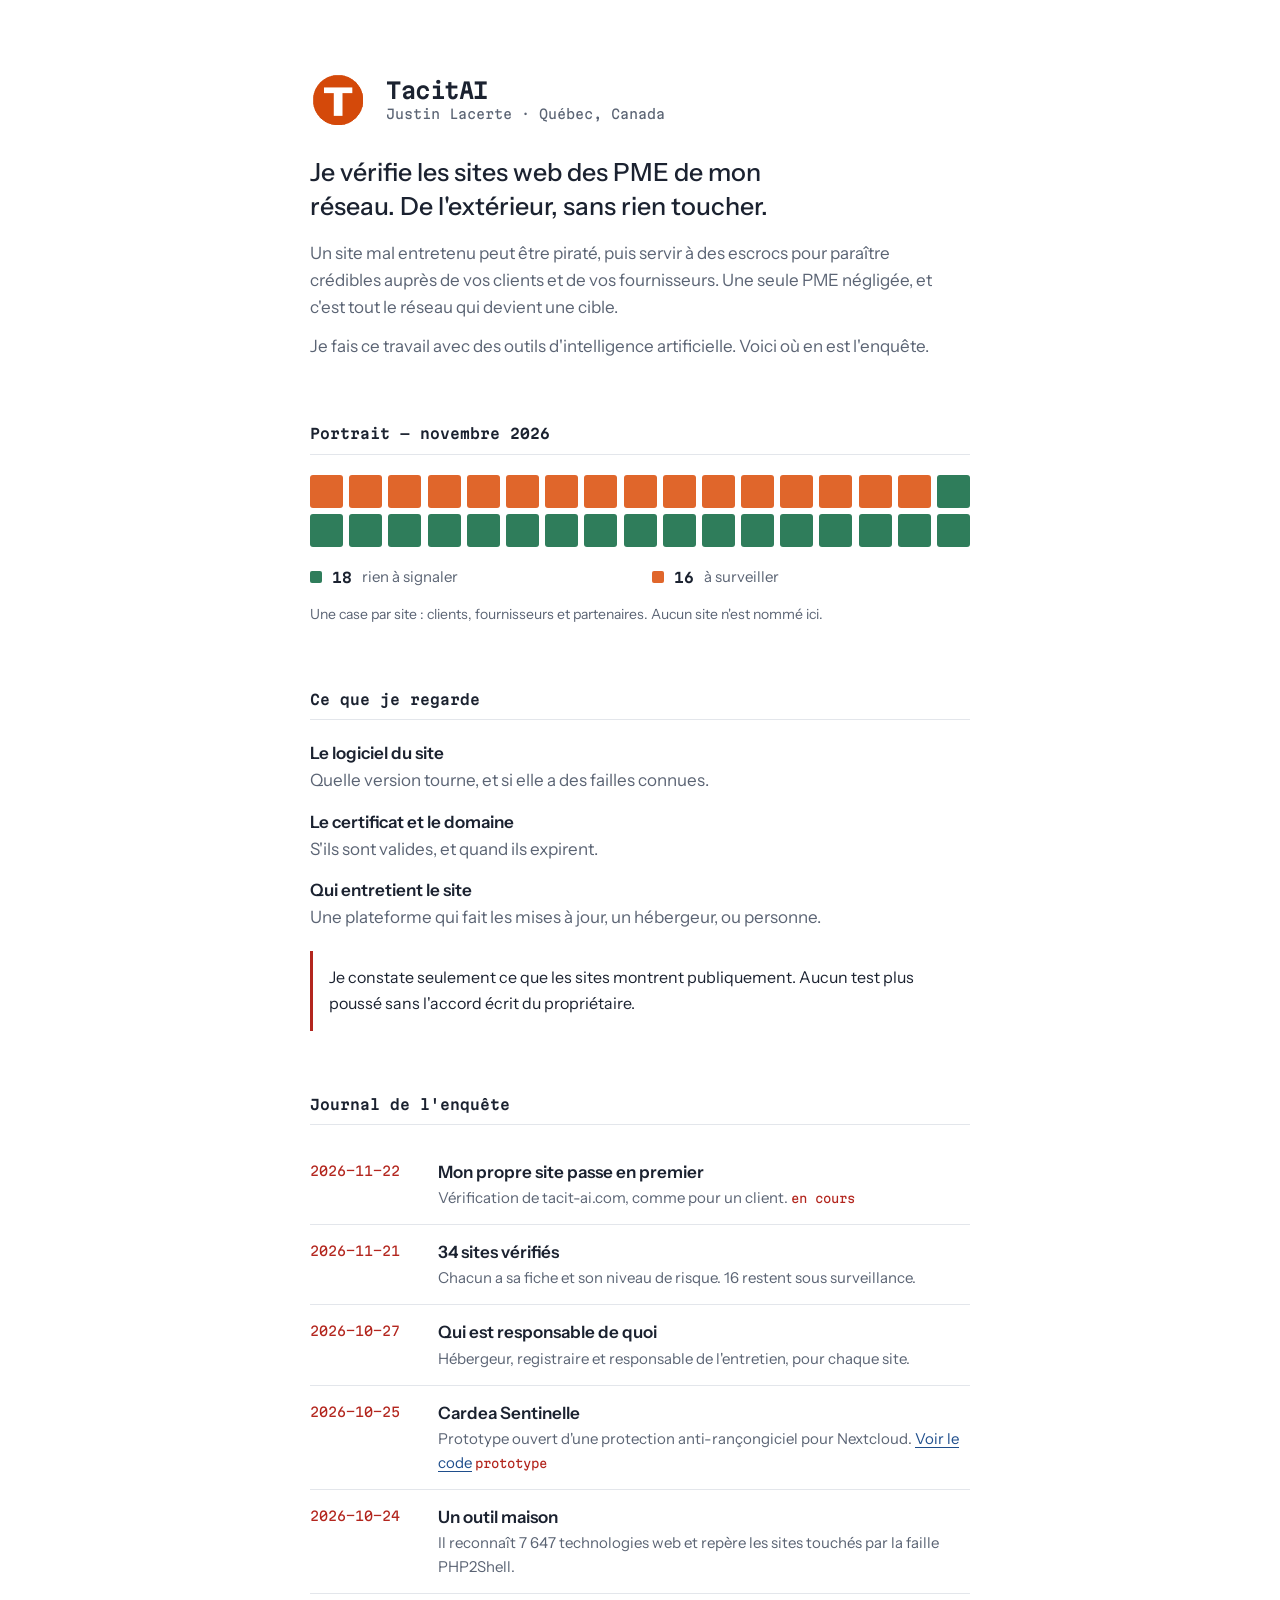
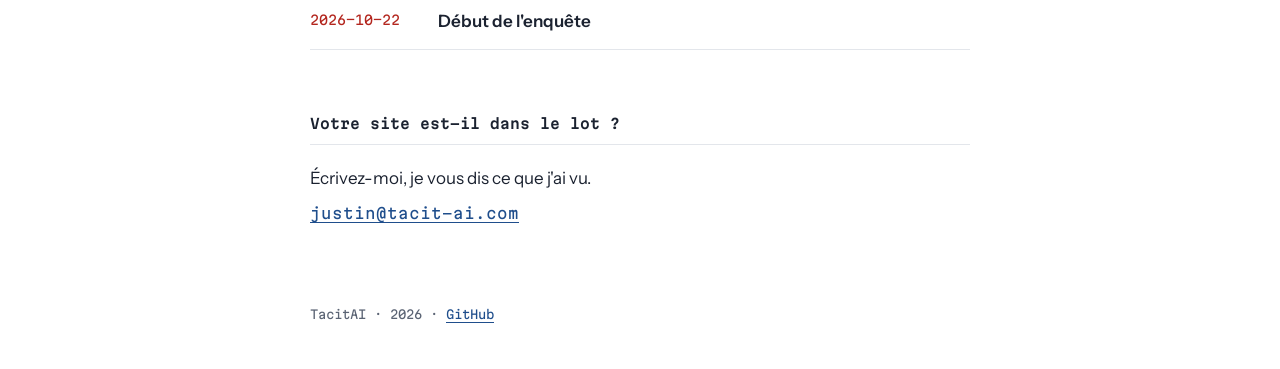
<file: prototypes/a3-prudent.html>
<!doctype html>
<html lang="fr-CA">
<head>
<meta charset="utf-8">
<meta name="viewport" content="width=device-width, initial-scale=1">
<title>TacitAI — Justin Lacerte</title>
<meta name="description" content="Je vérifie les sites web des PME de l'extérieur, sans rien toucher. Journal de l'enquête.">
<link rel="preconnect" href="https://fonts.googleapis.com">
<link rel="preconnect" href="https://fonts.gstatic.com" crossorigin>
<link href="https://fonts.googleapis.com/css2?family=Martian+Mono:wght@400;600&family=Instrument+Sans:wght@400;500;600&display=swap" rel="stylesheet">
<style>
  :root {
    --papier: #FFFFFF;
    --encre: #1B2230;
    --gris: #5B6474;
    --trait: #E3E6EB;
    --rouge: #B3261E;
    --lien: #1F4E8C;
    /* niveaux de risque */
    --r-crit: #B3261E;
    --r-haut: #E0662B;
    --r-mod: #E9B949;
    --r-bas: #9FB7D6;
    --r-inc: #FFFFFF;
    --r-ok: #2F7D5B;
    --mono: "Martian Mono", ui-monospace, monospace;
    --texte: "Instrument Sans", system-ui, sans-serif;
  }
  @media (prefers-color-scheme: dark) {
    :root {
      --papier: #151A22; --encre: #E8EAEE; --gris: #9AA3B2; --trait: #2A313D;
      --rouge: #E5625A; --lien: #8DB4F0; --r-inc: #151A22;
    }
  }
  * { box-sizing: border-box; margin: 0; padding: 0; }
  body { background: var(--papier); color: var(--encre); font: 400 17px/1.6 var(--texte); padding: 0 20px; }
  main { max-width: 660px; margin: 0 auto; padding: 72px 0 48px; }
  a { color: var(--lien); text-underline-offset: 3px; }
  a:focus-visible { outline: 2px solid var(--rouge); outline-offset: 3px; border-radius: 2px; }

  .tete { display: flex; gap: 20px; align-items: center; margin-bottom: 28px; }
  .tete img { width: 56px; height: 56px; border-radius: 8px; flex: none; }
  .nom { font: 600 22px/1.2 var(--mono); letter-spacing: -0.02em; }
  .nom span { display: block; font-weight: 400; font-size: 13px; color: var(--gris); margin-top: 4px; letter-spacing: 0; }
  .phrase { font-size: 25px; line-height: 1.35; font-weight: 500; max-width: 28ch; margin-bottom: 16px; }
  .sous { color: var(--gris); max-width: 58ch; }
  .sous + .sous { margin-top: 12px; }

  h2 { font: 600 14px/1.4 var(--mono); margin: 64px 0 20px; padding-bottom: 10px; border-bottom: 1px solid var(--trait); }

  /* Le visuel : une case par site vérifié */
  .grille { display: grid; grid-template-columns: repeat(17, 1fr); gap: 6px; margin: 8px 0 18px; }
  .grille i { aspect-ratio: 1; border-radius: 3px; display: block; }
  .crit { background: var(--r-crit); }
  .haut { background: var(--r-haut); }
  .mod  { background: var(--r-mod); }
  .bas  { background: var(--r-bas); }
  .inc  { background: var(--r-inc); box-shadow: inset 0 0 0 1.5px var(--gris); }
  .ok   { background: var(--r-ok); }
  .surv { background: var(--r-haut); }
  .grille i { opacity: 0; animation: case .25s ease-out forwards; }
  @keyframes case { from { opacity: 0; transform: scale(.6); } to { opacity: 1; transform: none; } }
  @media (prefers-reduced-motion: reduce) { .grille i { opacity: 1; animation: none; } }

  .legende { list-style: none; display: grid; grid-template-columns: repeat(2, 1fr); gap: 4px 24px; font-size: 15px; color: var(--gris); }
  .legende li { display: flex; align-items: center; gap: 10px; }
  .legende i { width: 12px; height: 12px; border-radius: 2px; flex: none; }
  .legende b { font: 600 14px var(--mono); color: var(--encre); min-width: 2ch; text-align: right; }
  .note { font-size: 14px; color: var(--gris); margin-top: 14px; }

  .regarde { list-style: none; display: grid; gap: 14px; }
  .regarde strong { font-weight: 600; }
  .regarde p { color: var(--gris); }
  .limite { margin-top: 20px; padding: 14px 16px; border-left: 3px solid var(--rouge); color: var(--encre); font-size: 16px; }

  .journal { list-style: none; }
  .journal li { display: grid; grid-template-columns: 112px 1fr; gap: 16px; padding: 14px 0; border-bottom: 1px solid var(--trait); }
  .journal time { font: 400 13px/1.9 var(--mono); color: var(--rouge); }
  .journal p { color: var(--gris); font-size: 15px; }
  .journal strong { color: var(--encre); font-weight: 600; display: block; font-size: 17px; }
  .etat { font: 400 12px var(--mono); color: var(--rouge); }

  .contact p { margin-bottom: 8px; }
  .contact a { font: 400 15px var(--mono); }
  footer { max-width: 660px; margin: 0 auto; padding: 32px 0 48px; color: var(--gris); font: 400 12px var(--mono); }

  @media (max-width: 560px) {
    main { padding-top: 40px; }
    .phrase { font-size: 21px; }
    .grille { grid-template-columns: repeat(10, 1fr); gap: 5px; }
    .legende { grid-template-columns: 1fr; }
    .journal li { grid-template-columns: 1fr; gap: 2px; }
  }
</style>
</head>
<body>
<main>
  <header>
    <div class="tete">
      <img src="../logo-tacitai.png" alt="">
      <div class="nom">TacitAI<span>Justin Lacerte · Québec, Canada</span></div>
    </div>
    <p class="phrase">Je vérifie les sites web des PME de mon réseau. De l'extérieur, sans rien toucher.</p>
    <p class="sous">Un site mal entretenu peut être piraté, puis servir à des escrocs pour paraître crédibles auprès de vos clients et de vos fournisseurs. Une seule PME négligée, et c'est tout le réseau qui devient une cible.</p>
    <p class="sous">Je fais ce travail avec des outils d'intelligence artificielle. Voici où en est l'enquête.</p>
  </header>

  <section aria-labelledby="t-portrait">
    <h2 id="t-portrait">Portrait — novembre 2026</h2>
    <div class="grille" role="img" aria-label="34 sites vérifiés : 18 sans problème, 16 à surveiller">
      <i class="surv"></i><i class="surv"></i><i class="surv"></i><i class="surv"></i><i class="surv"></i><i class="surv"></i><i class="surv"></i><i class="surv"></i><i class="surv"></i><i class="surv"></i><i class="surv"></i><i class="surv"></i><i class="surv"></i><i class="surv"></i><i class="surv"></i><i class="surv"></i>
      <i class="ok"></i><i class="ok"></i><i class="ok"></i><i class="ok"></i><i class="ok"></i><i class="ok"></i><i class="ok"></i><i class="ok"></i><i class="ok"></i><i class="ok"></i><i class="ok"></i><i class="ok"></i><i class="ok"></i><i class="ok"></i><i class="ok"></i><i class="ok"></i><i class="ok"></i><i class="ok"></i>
    </div>
    <ul class="legende" aria-hidden="true">
      <li><i class="ok"></i><b>18</b>rien à signaler</li>
      <li><i class="surv"></i><b>16</b>à surveiller</li>
    </ul>
    <p class="note">Une case par site : clients, fournisseurs et partenaires. Aucun site n'est nommé ici.</p>
  </section>

  <section aria-labelledby="t-regarde">
    <h2 id="t-regarde">Ce que je regarde</h2>
    <ul class="regarde">
      <li><strong>Le logiciel du site</strong><p>Quelle version tourne, et si elle a des failles connues.</p></li>
      <li><strong>Le certificat et le domaine</strong><p>S'ils sont valides, et quand ils expirent.</p></li>
      <li><strong>Qui entretient le site</strong><p>Une plateforme qui fait les mises à jour, un hébergeur, ou personne.</p></li>
    </ul>
    <p class="limite">Je constate seulement ce que les sites montrent publiquement. Aucun test plus poussé sans l'accord écrit du propriétaire.</p>
  </section>

  <section aria-labelledby="t-journal">
    <h2 id="t-journal">Journal de l'enquête</h2>
    <ol class="journal" reversed>
      <li><time datetime="2026-11-22">2026-11-22</time><p><strong>Mon propre site passe en premier</strong>Vérification de tacit-ai.com, comme pour un client. <span class="etat">en cours</span></p></li>
      <li><time datetime="2026-11-21">2026-11-21</time><p><strong>34 sites vérifiés</strong>Chacun a sa fiche et son niveau de risque. 16 restent sous surveillance.</p></li>
      <li><time datetime="2026-10-27">2026-10-27</time><p><strong>Qui est responsable de quoi</strong>Hébergeur, registraire et responsable de l'entretien, pour chaque site.</p></li>
      <li><time datetime="2026-10-25">2026-10-25</time><p><strong>Cardea Sentinelle</strong>Prototype ouvert d'une protection anti-rançongiciel pour Nextcloud. <a href="https://github.com/jlacerte/cardea-sentinelle">Voir le code</a> <span class="etat">prototype</span></p></li>
      <li><time datetime="2026-10-24">2026-10-24</time><p><strong>Un outil maison</strong>Il reconnaît 7 647 technologies web et repère les sites touchés par la faille PHP2Shell.</p></li>
      <li><time datetime="2026-10-22">2026-10-22</time><p><strong>Début de l'enquête</strong></p></li>
    </ol>
  </section>

  <section class="contact" aria-labelledby="t-contact">
    <h2 id="t-contact">Votre site est-il dans le lot ?</h2>
    <p>Écrivez-moi, je vous dis ce que j'ai vu.</p>
    <a href="mailto:justin@tacit-ai.com">justin@tacit-ai.com</a>
  </section>
</main>
<footer>TacitAI · 2026 · <a href="https://github.com/jlacerte">GitHub</a></footer>
<script>
  // Décale l'apparition des cases, une après l'autre (un seul moment animé).
  document.querySelectorAll('.grille i').forEach((c, n) => c.style.animationDelay = (n * 25) + 'ms');
</script>
</body>
</html>
</file>
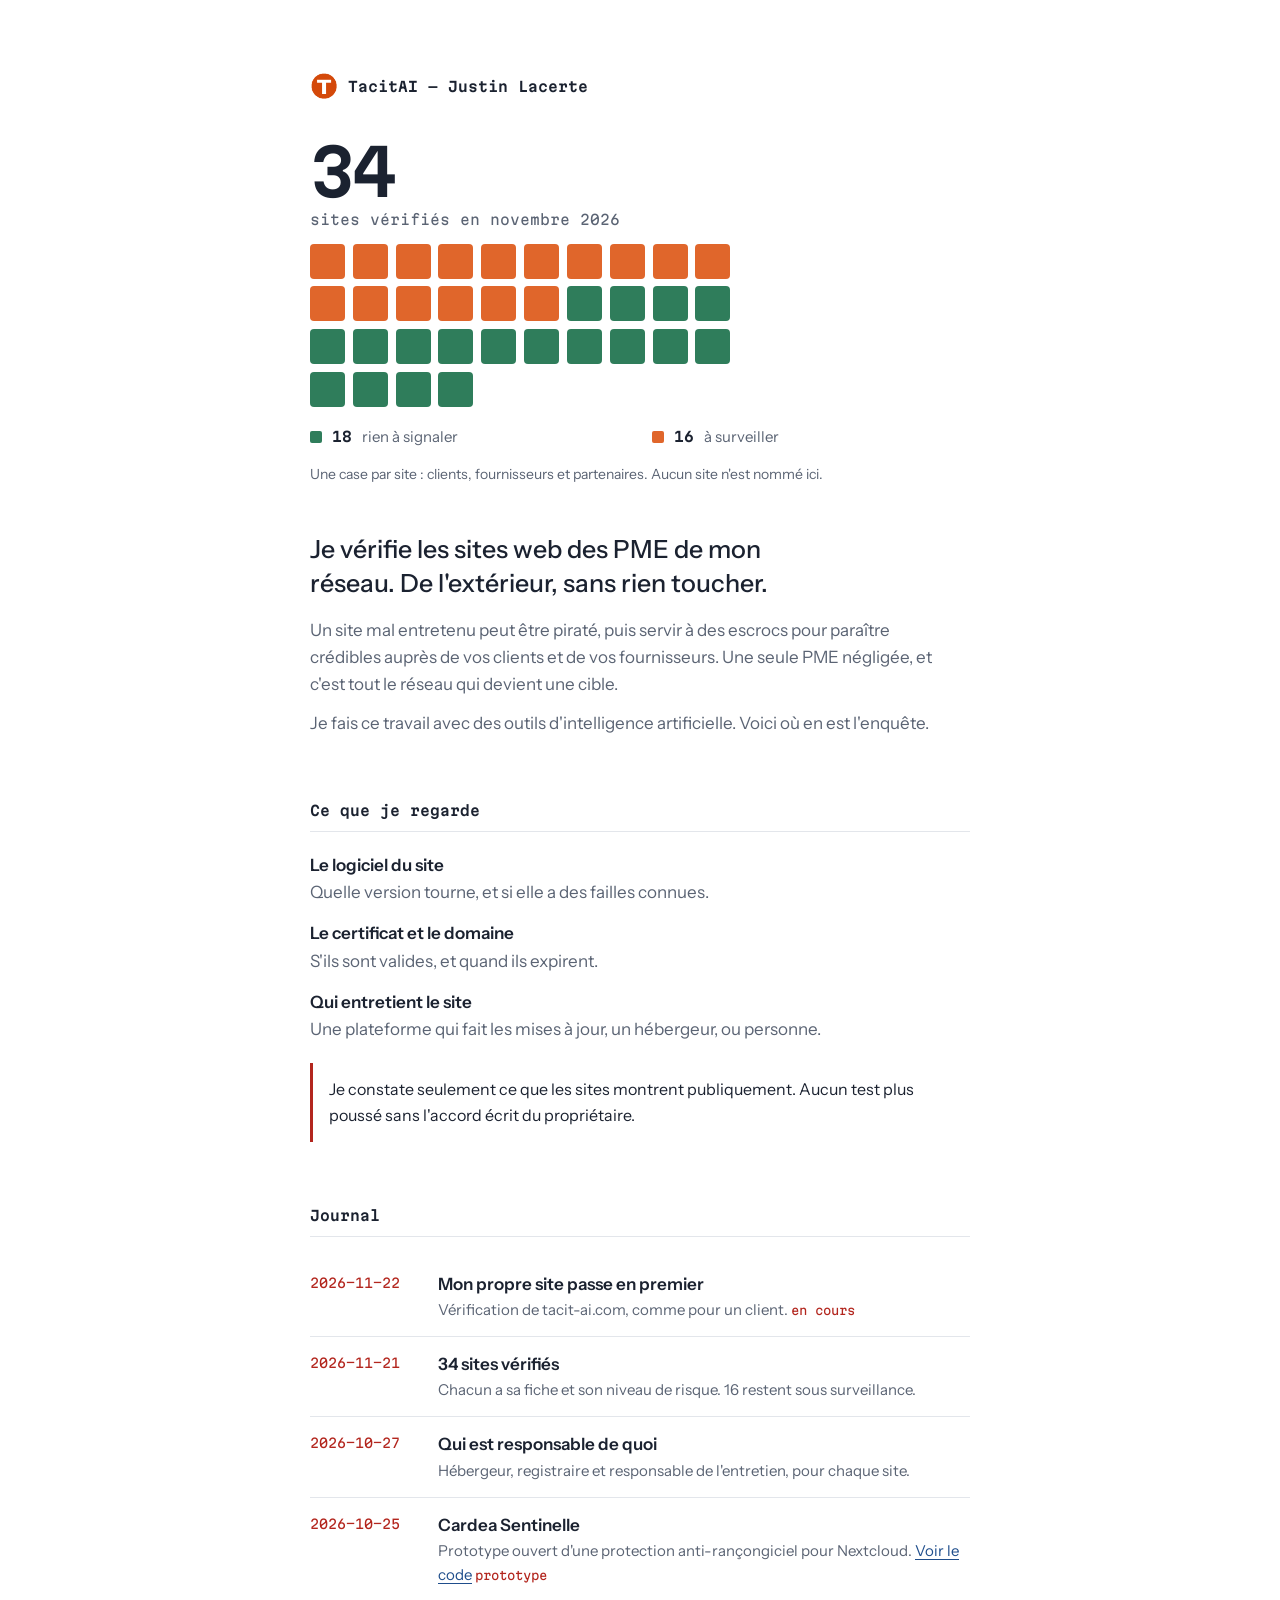
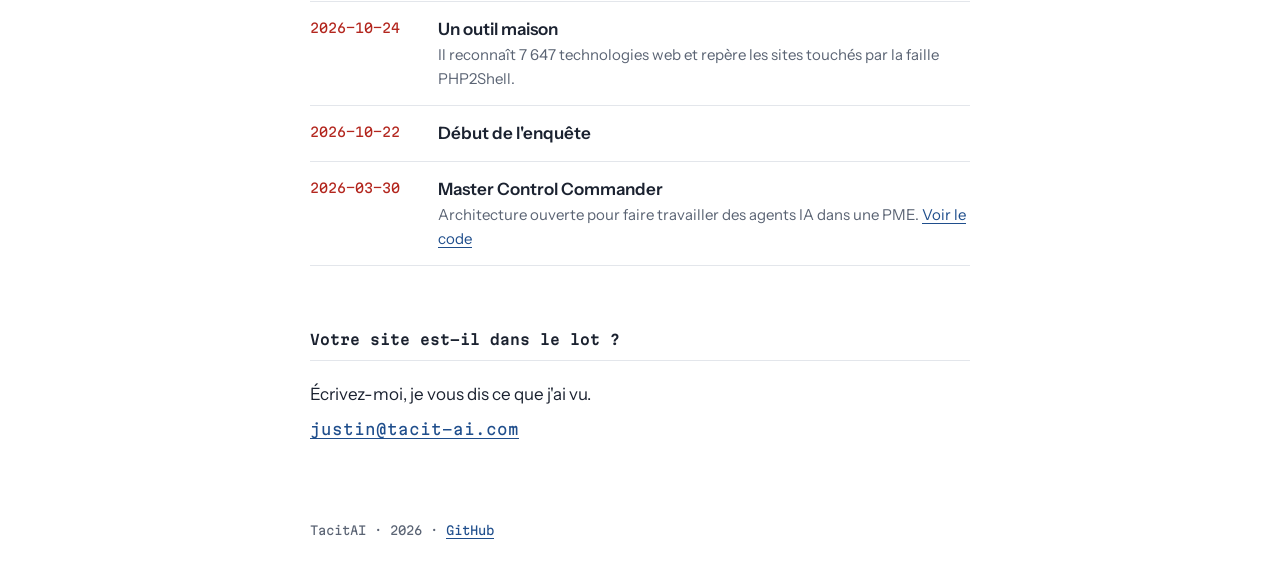
<file: prototypes/a4-visuel.html>
<!doctype html>
<html lang="fr-CA">
<head>
<meta charset="utf-8">
<meta name="viewport" content="width=device-width, initial-scale=1">
<title>TacitAI — Justin Lacerte</title>
<meta name="description" content="Je vérifie les sites web des PME de l'extérieur, sans rien toucher. Journal de l'enquête.">
<link rel="preconnect" href="https://fonts.googleapis.com">
<link rel="preconnect" href="https://fonts.gstatic.com" crossorigin>
<link href="https://fonts.googleapis.com/css2?family=Martian+Mono:wght@400;600&family=Instrument+Sans:wght@400;500;600&display=swap" rel="stylesheet">
<style>
  :root {
    --papier: #FFFFFF;
    --encre: #1B2230;
    --gris: #5B6474;
    --trait: #E3E6EB;
    --rouge: #B3261E;
    --lien: #1F4E8C;
    /* niveaux de risque */
    --r-crit: #B3261E;
    --r-haut: #E0662B;
    --r-mod: #E9B949;
    --r-bas: #9FB7D6;
    --r-inc: #FFFFFF;
    --r-ok: #2F7D5B;
    --mono: "Martian Mono", ui-monospace, monospace;
    --texte: "Instrument Sans", system-ui, sans-serif;
  }
  @media (prefers-color-scheme: dark) {
    :root {
      --papier: #151A22; --encre: #E8EAEE; --gris: #9AA3B2; --trait: #2A313D;
      --rouge: #E5625A; --lien: #8DB4F0; --r-inc: #151A22;
    }
  }
  * { box-sizing: border-box; margin: 0; padding: 0; }
  body { background: var(--papier); color: var(--encre); font: 400 17px/1.6 var(--texte); padding: 0 20px; }
  main { max-width: 660px; margin: 0 auto; padding: 72px 0 48px; }
  a { color: var(--lien); text-underline-offset: 3px; }
  a:focus-visible { outline: 2px solid var(--rouge); outline-offset: 3px; border-radius: 2px; }

  .tete { display: flex; gap: 20px; align-items: center; margin-bottom: 28px; }
  .tete img { width: 56px; height: 56px; border-radius: 8px; flex: none; }
  .nom { font: 600 22px/1.2 var(--mono); letter-spacing: -0.02em; }
  .nom span { display: block; font-weight: 400; font-size: 13px; color: var(--gris); margin-top: 4px; letter-spacing: 0; }
  .phrase { font-size: 25px; line-height: 1.35; font-weight: 500; max-width: 28ch; margin-bottom: 16px; }
  .sous { color: var(--gris); max-width: 58ch; }
  .sous + .sous { margin-top: 12px; }

  h2 { font: 600 14px/1.4 var(--mono); margin: 64px 0 20px; padding-bottom: 10px; border-bottom: 1px solid var(--trait); }

  /* Le visuel : une case par site vérifié */
  .grille { display: grid; grid-template-columns: repeat(17, 1fr); gap: 6px; margin: 8px 0 18px; }
  .grille i { aspect-ratio: 1; border-radius: 3px; display: block; }
  .crit { background: var(--r-crit); }
  .haut { background: var(--r-haut); }
  .mod  { background: var(--r-mod); }
  .bas  { background: var(--r-bas); }
  .inc  { background: var(--r-inc); box-shadow: inset 0 0 0 1.5px var(--gris); }
  .ok   { background: var(--r-ok); }
  .surv { background: var(--r-haut); }
  .grille i { opacity: 0; animation: case .25s ease-out forwards; }
  @keyframes case { from { opacity: 0; transform: scale(.6); } to { opacity: 1; transform: none; } }
  @media (prefers-reduced-motion: reduce) { .grille i { opacity: 1; animation: none; } }

  .legende { list-style: none; display: grid; grid-template-columns: repeat(2, 1fr); gap: 4px 24px; font-size: 15px; color: var(--gris); }
  .legende li { display: flex; align-items: center; gap: 10px; }
  .legende i { width: 12px; height: 12px; border-radius: 2px; flex: none; }
  .legende b { font: 600 14px var(--mono); color: var(--encre); min-width: 2ch; text-align: right; }
  .note { font-size: 14px; color: var(--gris); margin-top: 14px; }

  .regarde { list-style: none; display: grid; gap: 14px; }
  .regarde strong { font-weight: 600; }
  .regarde p { color: var(--gris); }
  .limite { margin-top: 20px; padding: 14px 16px; border-left: 3px solid var(--rouge); color: var(--encre); font-size: 16px; }

  .journal { list-style: none; }
  .journal li { display: grid; grid-template-columns: 112px 1fr; gap: 16px; padding: 14px 0; border-bottom: 1px solid var(--trait); }
  .journal time { font: 400 13px/1.9 var(--mono); color: var(--rouge); }
  .journal p { color: var(--gris); font-size: 15px; }
  .journal strong { color: var(--encre); font-weight: 600; display: block; font-size: 17px; }
  .etat { font: 400 12px var(--mono); color: var(--rouge); }

  .contact p { margin-bottom: 8px; }
  .contact a { font: 400 15px var(--mono); }
  footer { max-width: 660px; margin: 0 auto; padding: 32px 0 48px; color: var(--gris); font: 400 12px var(--mono); }

  @media (max-width: 560px) {
    main { padding-top: 40px; }
    .phrase { font-size: 21px; }
    .grille { grid-template-columns: repeat(10, 1fr); gap: 5px; }
    .legende { grid-template-columns: 1fr; }
    .journal li { grid-template-columns: 1fr; gap: 2px; }
  }
  .hero { margin-bottom: 48px; }
  .hero .grille { grid-template-columns: repeat(10, 1fr); gap: 8px; max-width: 420px; }
  .hero .grille i { border-radius: 4px; }
  .chiffre { font: 400 14px/1.4 var(--mono); color: var(--gris); margin-bottom: 14px; }
  .chiffre b { display: block; font: 600 64px/1 var(--mono); color: var(--encre); letter-spacing: -0.04em; margin-bottom: 6px; }
  .tete-mini { font: 600 14px var(--mono); margin-bottom: 40px; display: flex; align-items: center; gap: 10px; }
  .tete-mini img { width: 28px; height: 28px; border-radius: 6px; }
</style>
</head>
<body>
<main>
  <div class="tete-mini"><img src="../logo-tacitai.png" alt="">TacitAI — Justin Lacerte</div>
  <section class="hero" aria-label="Portrait de novembre 2026">
    <p class="chiffre"><b>34</b> sites vérifiés en novembre 2026</p>
    <div class="grille" role="img" aria-label="34 sites vérifiés : 18 sans problème, 16 à surveiller">
      <i class="surv"></i><i class="surv"></i><i class="surv"></i><i class="surv"></i><i class="surv"></i><i class="surv"></i><i class="surv"></i><i class="surv"></i><i class="surv"></i><i class="surv"></i><i class="surv"></i><i class="surv"></i><i class="surv"></i><i class="surv"></i><i class="surv"></i><i class="surv"></i>
      <i class="ok"></i><i class="ok"></i><i class="ok"></i><i class="ok"></i><i class="ok"></i><i class="ok"></i><i class="ok"></i><i class="ok"></i><i class="ok"></i><i class="ok"></i><i class="ok"></i><i class="ok"></i><i class="ok"></i><i class="ok"></i><i class="ok"></i><i class="ok"></i><i class="ok"></i><i class="ok"></i>
    </div>
    <ul class="legende" aria-hidden="true">
      <li><i class="ok"></i><b>18</b>rien à signaler</li>
      <li><i class="surv"></i><b>16</b>à surveiller</li>
    </ul>
    <p class="note">Une case par site : clients, fournisseurs et partenaires. Aucun site n'est nommé ici.</p>
  </section>
  <header>
    <p class="phrase">Je vérifie les sites web des PME de mon réseau. De l'extérieur, sans rien toucher.</p>
    <p class="sous">Un site mal entretenu peut être piraté, puis servir à des escrocs pour paraître crédibles auprès de vos clients et de vos fournisseurs. Une seule PME négligée, et c'est tout le réseau qui devient une cible.</p>
    <p class="sous">Je fais ce travail avec des outils d'intelligence artificielle. Voici où en est l'enquête.</p>
  </header>


  <section aria-labelledby="t-regarde">
    <h2 id="t-regarde">Ce que je regarde</h2>
    <ul class="regarde">
      <li><strong>Le logiciel du site</strong><p>Quelle version tourne, et si elle a des failles connues.</p></li>
      <li><strong>Le certificat et le domaine</strong><p>S'ils sont valides, et quand ils expirent.</p></li>
      <li><strong>Qui entretient le site</strong><p>Une plateforme qui fait les mises à jour, un hébergeur, ou personne.</p></li>
    </ul>
    <p class="limite">Je constate seulement ce que les sites montrent publiquement. Aucun test plus poussé sans l'accord écrit du propriétaire.</p>
  </section>

  <section aria-labelledby="t-journal">
    <h2 id="t-journal">Journal</h2>
    <ol class="journal" reversed>
      <li><time datetime="2026-11-22">2026-11-22</time><p><strong>Mon propre site passe en premier</strong>Vérification de tacit-ai.com, comme pour un client. <span class="etat">en cours</span></p></li>
      <li><time datetime="2026-11-21">2026-11-21</time><p><strong>34 sites vérifiés</strong>Chacun a sa fiche et son niveau de risque. 16 restent sous surveillance.</p></li>
      <li><time datetime="2026-10-27">2026-10-27</time><p><strong>Qui est responsable de quoi</strong>Hébergeur, registraire et responsable de l'entretien, pour chaque site.</p></li>
      <li><time datetime="2026-10-25">2026-10-25</time><p><strong>Cardea Sentinelle</strong>Prototype ouvert d'une protection anti-rançongiciel pour Nextcloud. <a href="https://github.com/jlacerte/cardea-sentinelle">Voir le code</a> <span class="etat">prototype</span></p></li>
      <li><time datetime="2026-10-24">2026-10-24</time><p><strong>Un outil maison</strong>Il reconnaît 7 647 technologies web et repère les sites touchés par la faille PHP2Shell.</p></li>
      <li><time datetime="2026-10-22">2026-10-22</time><p><strong>Début de l'enquête</strong></p></li>
      <li><time datetime="2026-03-30">2026-03-30</time><p><strong>Master Control Commander</strong>Architecture ouverte pour faire travailler des agents IA dans une PME. <a href="https://github.com/jlacerte/master-control-commander">Voir le code</a></p></li>
    </ol>
  </section>

  <section class="contact" aria-labelledby="t-contact">
    <h2 id="t-contact">Votre site est-il dans le lot ?</h2>
    <p>Écrivez-moi, je vous dis ce que j'ai vu.</p>
    <a href="mailto:justin@tacit-ai.com">justin@tacit-ai.com</a>
  </section>
</main>
<footer>TacitAI · 2026 · <a href="https://github.com/jlacerte">GitHub</a></footer>
<script>
  // Décale l'apparition des cases, une après l'autre (un seul moment animé).
  document.querySelectorAll('.grille i').forEach((c, n) => c.style.animationDelay = (n * 25) + 'ms');
</script>
</body>
</html>
</file>
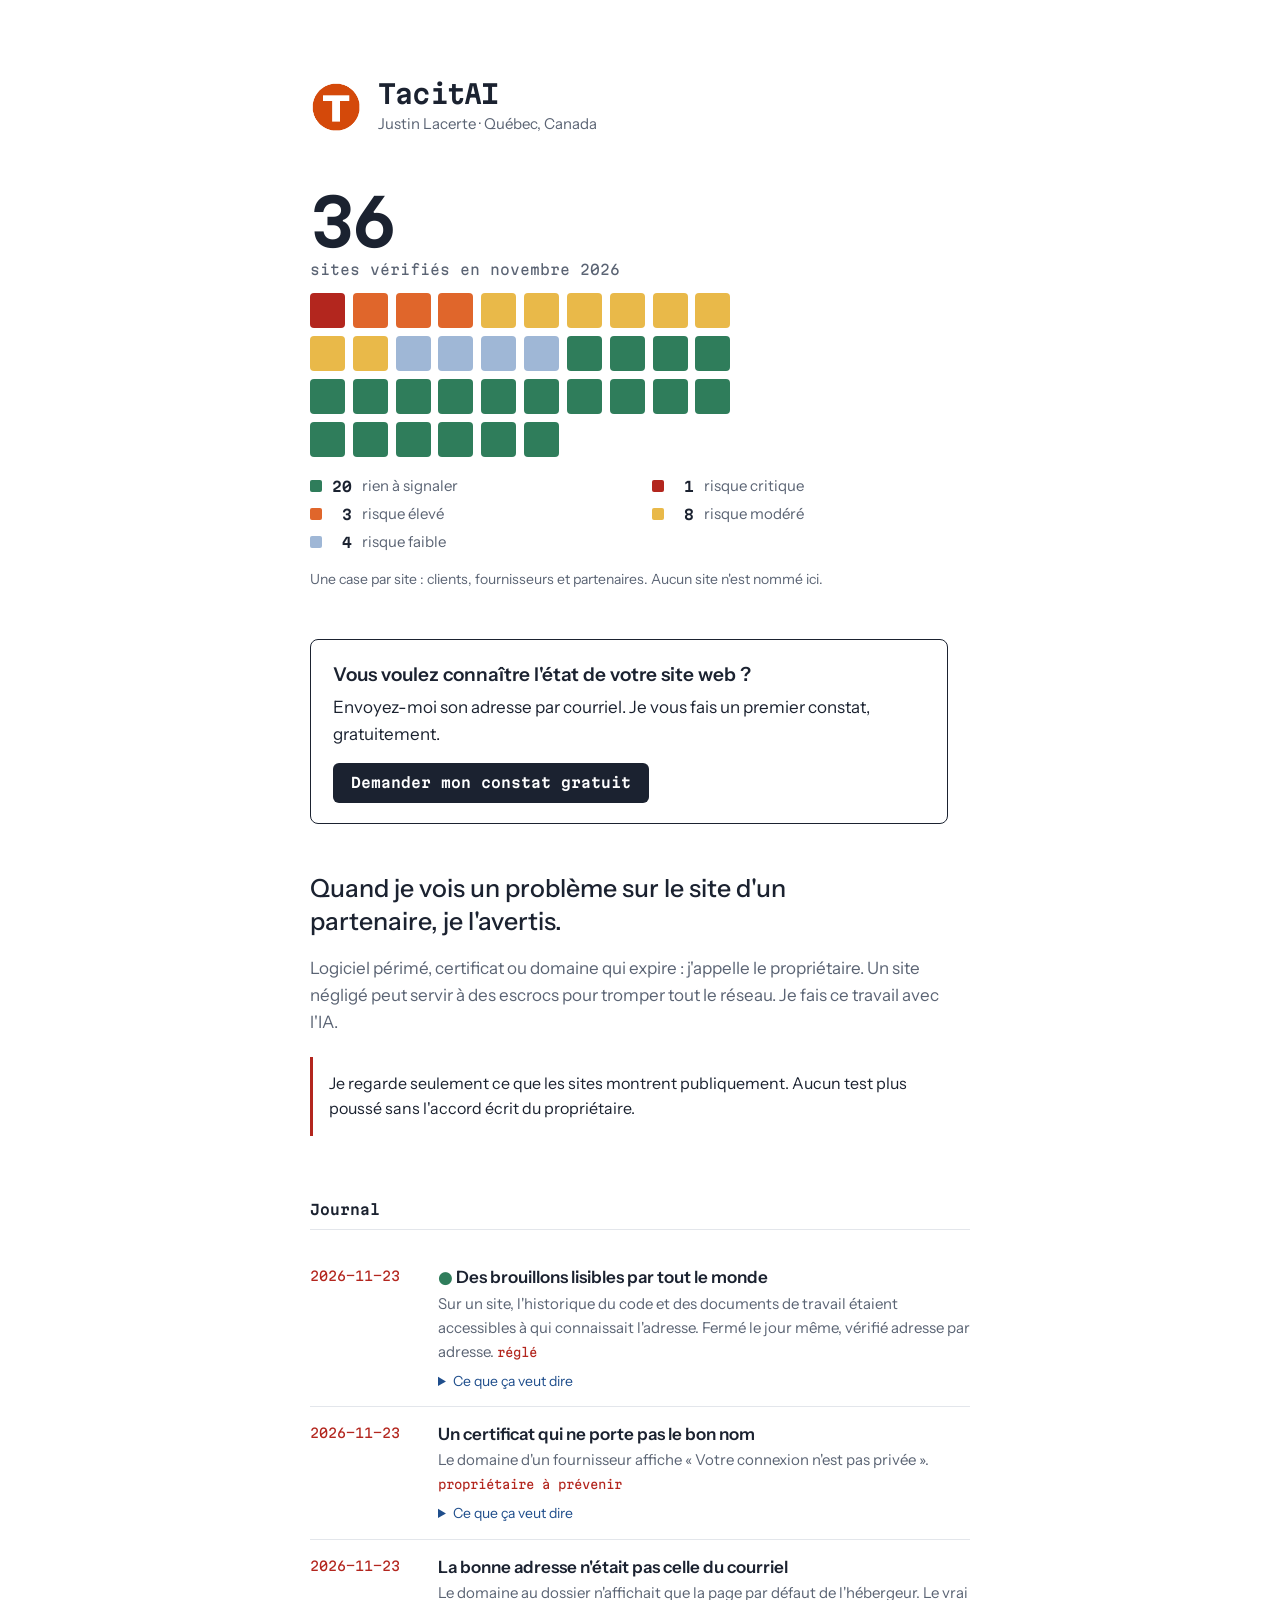
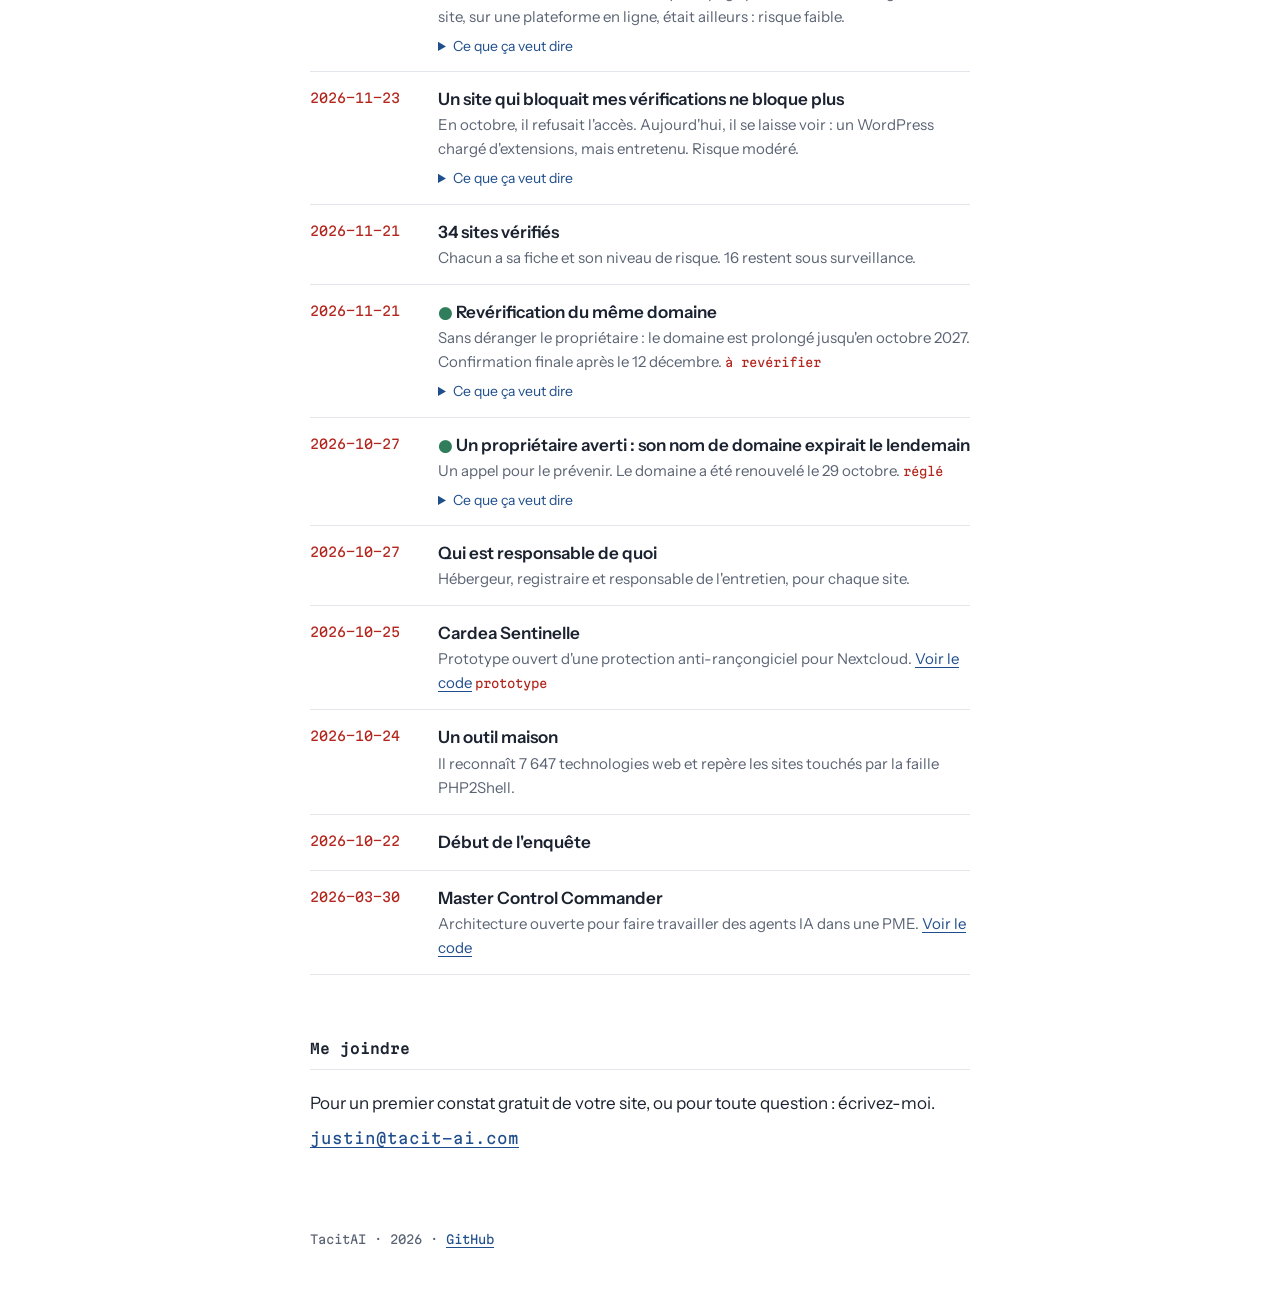
<file: prototypes/a5-reseau.html>
<!doctype html>
<html lang="fr-CA">
<head>
<meta charset="utf-8">
<meta name="viewport" content="width=device-width, initial-scale=1">
<title>TacitAI — Justin Lacerte</title>
<meta name="description" content="Je vérifie les sites web des PME de l'extérieur, sans rien toucher. Journal de l'enquête.">
<link rel="preconnect" href="https://fonts.googleapis.com">
<link rel="preconnect" href="https://fonts.gstatic.com" crossorigin>
<link href="https://fonts.googleapis.com/css2?family=Martian+Mono:wght@400;600&family=Instrument+Sans:wght@400;500;600&display=swap" rel="stylesheet">
<style>
  :root {
    --papier: #FFFFFF;
    --encre: #1B2230;
    --gris: #5B6474;
    --trait: #E3E6EB;
    --rouge: #B3261E;
    --lien: #1F4E8C;
    /* niveaux de risque */
    --r-crit: #B3261E;
    --r-haut: #E0662B;
    --r-mod: #E9B949;
    --r-bas: #9FB7D6;
    --r-inc: #FFFFFF;
    --r-ok: #2F7D5B;
    --mono: "Martian Mono", ui-monospace, monospace;
    --texte: "Instrument Sans", system-ui, sans-serif;
  }
  @media (prefers-color-scheme: dark) {
    :root {
      --papier: #151A22; --encre: #E8EAEE; --gris: #9AA3B2; --trait: #2A313D;
      --rouge: #E5625A; --lien: #8DB4F0; --r-inc: #151A22;
    }
  }
  * { box-sizing: border-box; margin: 0; padding: 0; }
  body { background: var(--papier); color: var(--encre); font: 400 17px/1.6 var(--texte); padding: 0 20px; }
  main { max-width: 660px; margin: 0 auto; padding: 72px 0 48px; }
  a { color: var(--lien); text-underline-offset: 3px; }
  a:focus-visible { outline: 2px solid var(--rouge); outline-offset: 3px; border-radius: 2px; }

  .tete { display: flex; gap: 20px; align-items: center; margin-bottom: 28px; }
  .tete img { width: 56px; height: 56px; border-radius: 8px; flex: none; }
  .nom { font: 600 22px/1.2 var(--mono); letter-spacing: -0.02em; }
  .nom span { display: block; font-weight: 400; font-size: 13px; color: var(--gris); margin-top: 4px; letter-spacing: 0; }
  .phrase { font-size: 25px; line-height: 1.35; font-weight: 500; max-width: 28ch; margin-bottom: 16px; }
  .sous { color: var(--gris); max-width: 58ch; }
  .sous + .sous { margin-top: 12px; }

  h2 { font: 600 14px/1.4 var(--mono); margin: 64px 0 20px; padding-bottom: 10px; border-bottom: 1px solid var(--trait); }

  /* Le visuel : une case par site vérifié */
  .grille { display: grid; grid-template-columns: repeat(17, 1fr); gap: 6px; margin: 8px 0 18px; }
  .grille i { aspect-ratio: 1; border-radius: 3px; display: block; }
  .crit { background: var(--r-crit); }
  .haut { background: var(--r-haut); }
  .mod  { background: var(--r-mod); }
  .bas  { background: var(--r-bas); }
  .inc  { background: var(--r-inc); box-shadow: inset 0 0 0 1.5px var(--gris); }
  .ok   { background: var(--r-ok); }
  .surv { background: var(--r-haut); }
  .grille i { opacity: 0; animation: case .25s ease-out forwards; }
  @keyframes case { from { opacity: 0; transform: scale(.6); } to { opacity: 1; transform: none; } }
  @media (prefers-reduced-motion: reduce) { .grille i { opacity: 1; animation: none; } }

  .legende { list-style: none; display: grid; grid-template-columns: repeat(2, 1fr); gap: 4px 24px; font-size: 15px; color: var(--gris); }
  .legende li { display: flex; align-items: center; gap: 10px; }
  .legende i { width: 12px; height: 12px; border-radius: 2px; flex: none; }
  .legende b { font: 600 14px var(--mono); color: var(--encre); min-width: 2ch; text-align: right; }
  .note { font-size: 14px; color: var(--gris); margin-top: 14px; }

  .limite { margin-top: 20px; padding: 14px 16px; border-left: 3px solid var(--rouge); color: var(--encre); font-size: 16px; }

  .journal { list-style: none; }
  .journal li { display: grid; grid-template-columns: 112px 1fr; gap: 16px; padding: 14px 0; border-bottom: 1px solid var(--trait); }
  .journal time { font: 400 13px/1.9 var(--mono); color: var(--rouge); }
  .journal p { color: var(--gris); font-size: 15px; }
  .journal strong { color: var(--encre); font-weight: 600; display: block; font-size: 17px; }
  .etat { font: 400 12px var(--mono); color: var(--rouge); }
  .journal details { margin-top: 6px; font-size: 15px; }
  .journal summary { cursor: pointer; color: var(--lien); font-size: 14px; width: fit-content; }
  .journal summary:focus-visible { outline: 2px solid var(--rouge); outline-offset: 3px; border-radius: 2px; }
  .journal details p { margin-top: 6px; padding-left: 12px; border-left: 2px solid var(--trait); }

  .contact p { margin-bottom: 8px; }
  .contact a { font: 400 15px var(--mono); }
  footer { max-width: 660px; margin: 0 auto; padding: 32px 0 48px; color: var(--gris); font: 400 12px var(--mono); }

  @media (max-width: 560px) {
    main { padding-top: 40px; }
    .phrase { font-size: 21px; }
    .grille { grid-template-columns: repeat(10, 1fr); gap: 5px; }
    .legende { grid-template-columns: 1fr; }
    .journal li { grid-template-columns: 1fr; gap: 2px; }
  }
  .hero { margin-bottom: 48px; }
  .hero .grille { grid-template-columns: repeat(10, 1fr); gap: 8px; max-width: 420px; }
  .hero .grille i { border-radius: 4px; }
  .chiffre { font: 400 14px/1.4 var(--mono); color: var(--gris); margin-bottom: 14px; }
  .chiffre b { display: block; font: 600 64px/1 var(--mono); color: var(--encre); letter-spacing: -0.04em; margin-bottom: 6px; }
  .tete-mini { display: flex; align-items: center; gap: 16px; margin: 8px 0 56px; }
  .tete-mini img { width: 52px; height: 52px; border-radius: 10px; flex: none; }
  .tete-mini b { display: block; font: 600 26px/1.1 var(--mono); letter-spacing: -0.03em; }
  .tete-mini span { display: block; font: 400 15px/1.4 var(--texte); color: var(--gris); margin-top: 4px; }
  .averti strong::before { content: "● "; color: var(--r-ok); }
  .offre { margin: 0 0 48px; padding: 20px 22px; border: 1.5px solid var(--encre); border-radius: 8px; max-width: 58ch; }
  .offre p { margin-bottom: 14px; }
  .offre strong { display: block; font-size: 19px; font-weight: 600; margin-bottom: 4px; }
  .bouton { display: inline-block; font: 600 14px/1 var(--mono); background: var(--encre); color: var(--papier); padding: 13px 18px; border-radius: 6px; text-decoration: none; }
  .bouton:hover { background: var(--rouge); }
</style>
</head>
<body>
<main>
  <div class="tete-mini"><img src="../logo-tacitai.png" alt=""><div><b>TacitAI</b><span>Justin Lacerte · Québec, Canada</span></div></div>
  <section class="hero" aria-label="Portrait de novembre 2026">
    <p class="chiffre"><b>36</b> sites vérifiés en novembre 2026</p>
    <div class="grille" role="img" aria-label="36 sites vérifiés : 20 sans problème, 1 critique, 3 élevés, 8 modérés, 4 faibles">
      <i class="crit"></i>
      <i class="haut"></i><i class="haut"></i><i class="haut"></i>
      <i class="mod"></i><i class="mod"></i><i class="mod"></i><i class="mod"></i><i class="mod"></i><i class="mod"></i><i class="mod"></i><i class="mod"></i>
      <i class="bas"></i><i class="bas"></i><i class="bas"></i><i class="bas"></i>
      <i class="ok"></i><i class="ok"></i><i class="ok"></i><i class="ok"></i><i class="ok"></i><i class="ok"></i>
      <i class="ok"></i><i class="ok"></i><i class="ok"></i><i class="ok"></i><i class="ok"></i><i class="ok"></i>
      <i class="ok"></i><i class="ok"></i><i class="ok"></i><i class="ok"></i><i class="ok"></i><i class="ok"></i>
      <i class="ok"></i><i class="ok"></i>
    </div>
    <ul class="legende" aria-hidden="true">
      <li><i class="ok"></i><b>20</b>rien à signaler</li>
      <li><i class="crit"></i><b>1</b>risque critique</li>
      <li><i class="haut"></i><b>3</b>risque élevé</li>
      <li><i class="mod"></i><b>8</b>risque modéré</li>
      <li><i class="bas"></i><b>4</b>risque faible</li>
    </ul>
    <p class="note">Une case par site : clients, fournisseurs et partenaires. Aucun site n'est nommé ici.</p>
  </section>
  <aside class="offre" aria-labelledby="t-offre">
      <p id="t-offre"><strong>Vous voulez connaître l'état de votre site web ?</strong> Envoyez-moi son adresse par courriel. Je vous fais un premier constat, gratuitement.</p>
      <a class="bouton" href="mailto:justin@tacit-ai.com?subject=%C3%89tat%20de%20mon%20site%20web">Demander mon constat gratuit</a>
  </aside>
  <header>
    <p class="phrase">Quand je vois un problème sur le site d'un partenaire, je l'avertis.</p>
    <p class="sous">Logiciel périmé, certificat ou domaine qui expire : j'appelle le propriétaire. Un site négligé peut servir à des escrocs pour tromper tout le réseau. Je fais ce travail avec l'IA.</p>
    <p class="limite">Je regarde seulement ce que les sites montrent publiquement. Aucun test plus poussé sans l'accord écrit du propriétaire.</p>
  </header>

  <section aria-labelledby="t-journal">
    <h2 id="t-journal">Journal</h2>
    <ol class="journal" reversed>
      <li class="averti"><time datetime="2026-11-23">2026-11-23</time><div><p><strong>Des brouillons lisibles par tout le monde</strong>Sur un site, l'historique du code et des documents de travail étaient accessibles à qui connaissait l'adresse. Fermé le jour même, vérifié adresse par adresse. <span class="etat">réglé</span></p>
        <details><summary>Ce que ça veut dire</summary><p>Un site a souvent plusieurs adresses : son domaine, l'adresse technique de l'hébergeur, les anciennes versions publiées. Bloquer une adresse ne protège pas les autres, et des copies restent quelques jours dans la mémoire de l'hébergeur. Ici, la cause était la façon de publier : tout le dossier de travail partait en ligne. La vraie correction, c'est de ne publier que les pages finales.</p></details></div></li>
      <li><time datetime="2026-11-23">2026-11-23</time><div><p><strong>Un certificat qui ne porte pas le bon nom</strong>Le domaine d'un fournisseur affiche « Votre connexion n'est pas privée ». <span class="etat">propriétaire à prévenir</span></p>
        <details><summary>Ce que ça veut dire</summary><p>Le cadenas du navigateur repose sur un certificat au nom exact du site. Ici, le serveur présente le certificat de l'hébergeur, à un autre nom : le navigateur bloque la page. Les données ne sont pas en danger, mais un client qui prend l'habitude de cliquer « continuer quand même » devient plus facile à piéger. Le correctif est simple : l'hébergeur émet un certificat gratuit au bon nom, ou l'adresse renvoie vers le vrai site.</p></details></div></li>
      <li><time datetime="2026-11-23">2026-11-23</time><div><p><strong>La bonne adresse n'était pas celle du courriel</strong>Le domaine au dossier n'affichait que la page par défaut de l'hébergeur. Le vrai site, sur une plateforme en ligne, était ailleurs : risque faible.</p>
        <details><summary>Ce que ça veut dire</summary><p>Une petite entreprise a souvent plusieurs adresses : une pour le courriel, une pour le site, parfois une vieille qui traîne. Avant d'évaluer, il faut trouver la bonne. Et chaque adresse qu'on garde doit être entretenue, même celle qui ne sert plus qu'au courriel.</p></details></div></li>
      <li><time datetime="2026-11-23">2026-11-23</time><div><p><strong>Un site qui bloquait mes vérifications ne bloque plus</strong>En octobre, il refusait l'accès. Aujourd'hui, il se laisse voir : un WordPress chargé d'extensions, mais entretenu. Risque modéré.</p>
        <details><summary>Ce que ça veut dire</summary><p>Un refus d'accès n'est pas une preuve de protection : il peut venir d'un réglage temporaire de l'hébergeur. J'ignore encore ce qui l'a causé. Ce qui compte vraiment, c'est ce qui tourne derrière : les versions, les extensions, et quelqu'un qui fait les mises à jour.</p></details></div></li>
      <li><time datetime="2026-11-21">2026-11-21</time><p><strong>34 sites vérifiés</strong>Chacun a sa fiche et son niveau de risque. 16 restent sous surveillance.</p></li>
      <li class="averti"><time datetime="2026-11-21">2026-11-21</time><div><p><strong>Revérification du même domaine</strong>Sans déranger le propriétaire : le domaine est prolongé jusqu'en octobre 2027. Confirmation finale après le 12 décembre. <span class="etat">à revérifier</span></p>
        <details><summary>Ce que ça veut dire</summary><p>Le registre public des noms de domaine (le « whois ») donne la date d'échéance à tout le monde. On peut donc suivre un renouvellement de l'extérieur, sans téléphoner. Pendant quelques semaines, le registre peut encore annuler un renouvellement impayé : d'où la confirmation après le 12 décembre.</p></details></div></li>
      <li class="averti"><time datetime="2026-10-27">2026-10-27</time><div><p><strong>Un propriétaire averti : son nom de domaine expirait le lendemain</strong>Un appel pour le prévenir. Le domaine a été renouvelé le 29 octobre. <span class="etat">réglé</span></p>
        <details><summary>Ce que ça veut dire</summary><p>Quand un nom de domaine expire, le site et le courriel tombent. Pire : une fois le nom libéré, n'importe qui peut le racheter et recevoir les courriels destinés à l'entreprise. Un renouvellement automatique et une carte de crédit à jour évitent tout ça.</p></details></div></li>
      <li><time datetime="2026-10-27">2026-10-27</time><p><strong>Qui est responsable de quoi</strong>Hébergeur, registraire et responsable de l'entretien, pour chaque site.</p></li>
      <li><time datetime="2026-10-25">2026-10-25</time><p><strong>Cardea Sentinelle</strong>Prototype ouvert d'une protection anti-rançongiciel pour Nextcloud. <a href="https://github.com/jlacerte/cardea-sentinelle">Voir le code</a> <span class="etat">prototype</span></p></li>
      <li><time datetime="2026-10-24">2026-10-24</time><p><strong>Un outil maison</strong>Il reconnaît 7 647 technologies web et repère les sites touchés par la faille PHP2Shell.</p></li>
      <li><time datetime="2026-10-22">2026-10-22</time><p><strong>Début de l'enquête</strong></p></li>
      <li><time datetime="2026-03-30">2026-03-30</time><p><strong>Master Control Commander</strong>Architecture ouverte pour faire travailler des agents IA dans une PME. <a href="https://github.com/jlacerte/master-control-commander">Voir le code</a></p></li>
    </ol>
  </section>

  <section class="contact" aria-labelledby="t-contact">
    <h2 id="t-contact">Me joindre</h2>
    <p>Pour un premier constat gratuit de votre site, ou pour toute question : écrivez-moi.</p>
    <a href="mailto:justin@tacit-ai.com?subject=%C3%89tat%20de%20mon%20site%20web">justin@tacit-ai.com</a>
  </section>
</main>
<footer>TacitAI · 2026 · <a href="https://github.com/jlacerte">GitHub</a></footer>
<script>
  // Décale l'apparition des cases, une après l'autre (un seul moment animé).
  document.querySelectorAll('.grille i').forEach((c, n) => c.style.animationDelay = (n * 25) + 'ms');
</script>
</body>
</html>
</file>
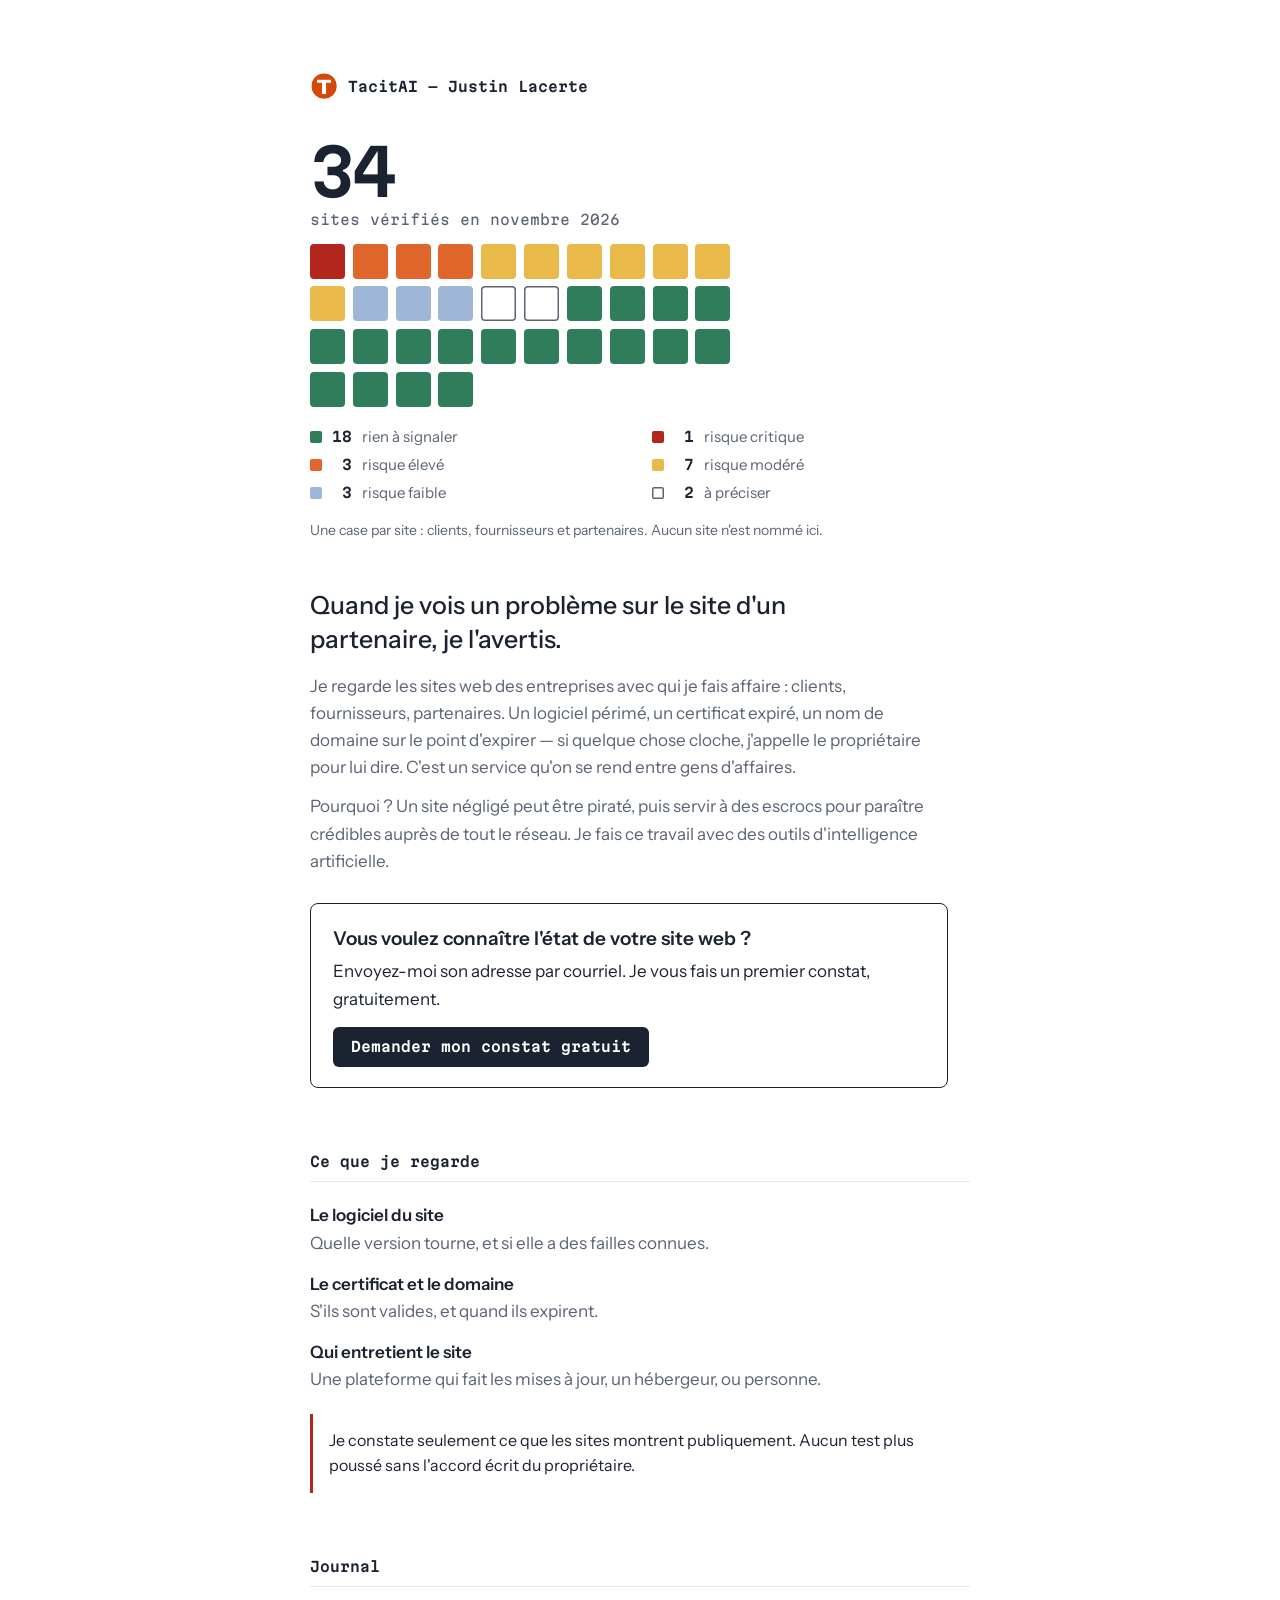
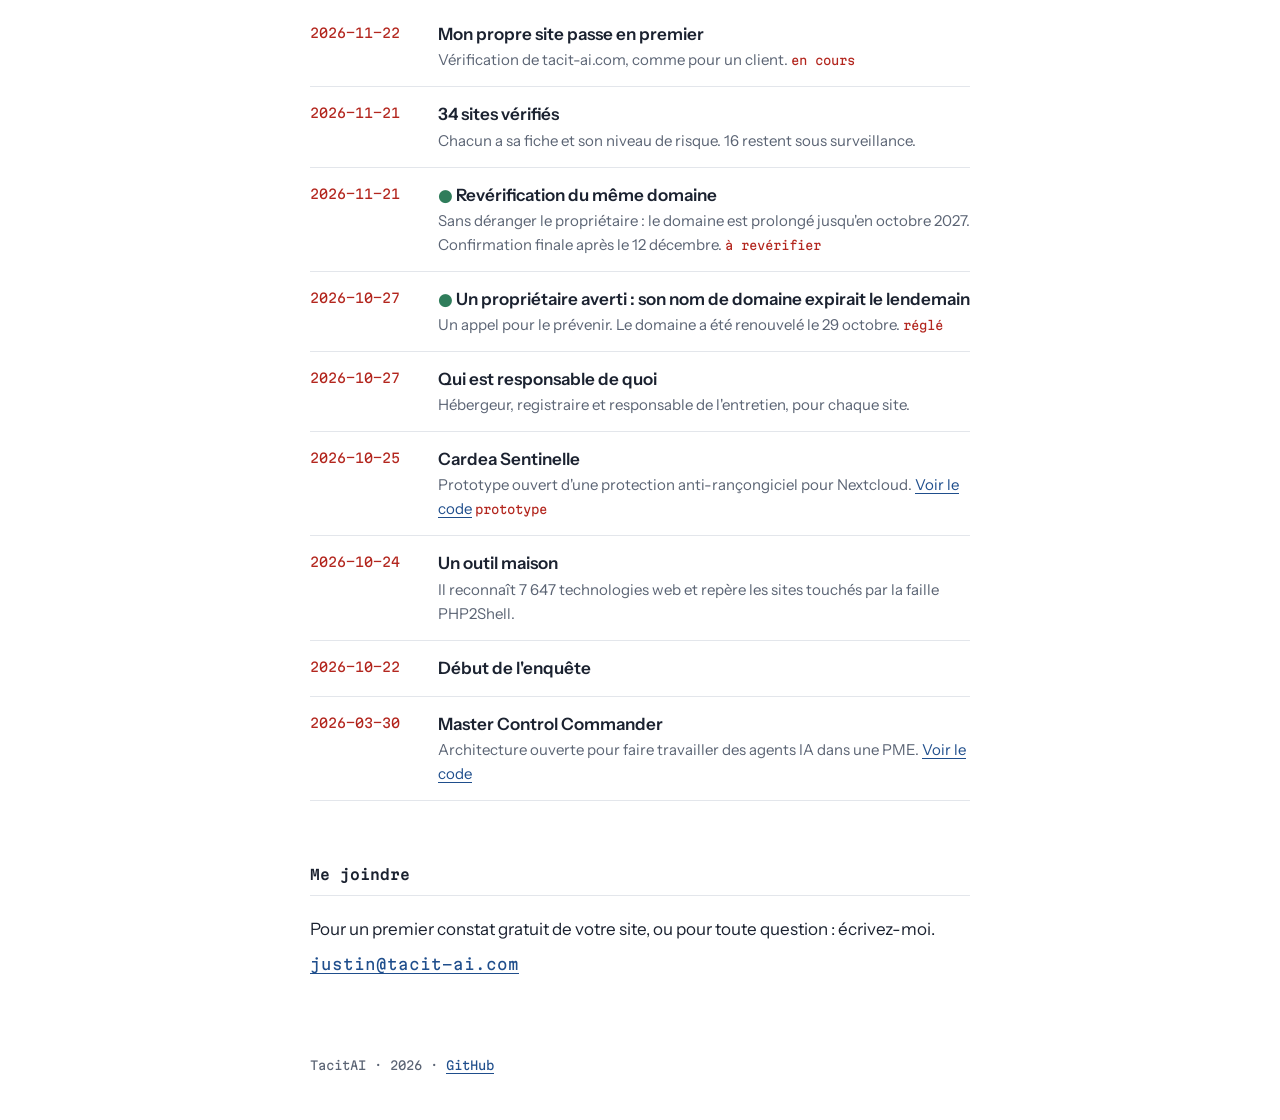
<file: prototypes/a5a-offre-apres-texte.html>
<!doctype html>
<html lang="fr-CA">
<head>
<meta charset="utf-8">
<meta name="viewport" content="width=device-width, initial-scale=1">
<title>TacitAI — Justin Lacerte</title>
<meta name="description" content="Je vérifie les sites web des PME de l'extérieur, sans rien toucher. Journal de l'enquête.">
<link rel="preconnect" href="https://fonts.googleapis.com">
<link rel="preconnect" href="https://fonts.gstatic.com" crossorigin>
<link href="https://fonts.googleapis.com/css2?family=Martian+Mono:wght@400;600&family=Instrument+Sans:wght@400;500;600&display=swap" rel="stylesheet">
<style>
  :root {
    --papier: #FFFFFF;
    --encre: #1B2230;
    --gris: #5B6474;
    --trait: #E3E6EB;
    --rouge: #B3261E;
    --lien: #1F4E8C;
    /* niveaux de risque */
    --r-crit: #B3261E;
    --r-haut: #E0662B;
    --r-mod: #E9B949;
    --r-bas: #9FB7D6;
    --r-inc: #FFFFFF;
    --r-ok: #2F7D5B;
    --mono: "Martian Mono", ui-monospace, monospace;
    --texte: "Instrument Sans", system-ui, sans-serif;
  }
  @media (prefers-color-scheme: dark) {
    :root {
      --papier: #151A22; --encre: #E8EAEE; --gris: #9AA3B2; --trait: #2A313D;
      --rouge: #E5625A; --lien: #8DB4F0; --r-inc: #151A22;
    }
  }
  * { box-sizing: border-box; margin: 0; padding: 0; }
  body { background: var(--papier); color: var(--encre); font: 400 17px/1.6 var(--texte); padding: 0 20px; }
  main { max-width: 660px; margin: 0 auto; padding: 72px 0 48px; }
  a { color: var(--lien); text-underline-offset: 3px; }
  a:focus-visible { outline: 2px solid var(--rouge); outline-offset: 3px; border-radius: 2px; }

  .tete { display: flex; gap: 20px; align-items: center; margin-bottom: 28px; }
  .tete img { width: 56px; height: 56px; border-radius: 8px; flex: none; }
  .nom { font: 600 22px/1.2 var(--mono); letter-spacing: -0.02em; }
  .nom span { display: block; font-weight: 400; font-size: 13px; color: var(--gris); margin-top: 4px; letter-spacing: 0; }
  .phrase { font-size: 25px; line-height: 1.35; font-weight: 500; max-width: 28ch; margin-bottom: 16px; }
  .sous { color: var(--gris); max-width: 58ch; }
  .sous + .sous { margin-top: 12px; }

  h2 { font: 600 14px/1.4 var(--mono); margin: 64px 0 20px; padding-bottom: 10px; border-bottom: 1px solid var(--trait); }

  /* Le visuel : une case par site vérifié */
  .grille { display: grid; grid-template-columns: repeat(17, 1fr); gap: 6px; margin: 8px 0 18px; }
  .grille i { aspect-ratio: 1; border-radius: 3px; display: block; }
  .crit { background: var(--r-crit); }
  .haut { background: var(--r-haut); }
  .mod  { background: var(--r-mod); }
  .bas  { background: var(--r-bas); }
  .inc  { background: var(--r-inc); box-shadow: inset 0 0 0 1.5px var(--gris); }
  .ok   { background: var(--r-ok); }
  .surv { background: var(--r-haut); }
  .grille i { opacity: 0; animation: case .25s ease-out forwards; }
  @keyframes case { from { opacity: 0; transform: scale(.6); } to { opacity: 1; transform: none; } }
  @media (prefers-reduced-motion: reduce) { .grille i { opacity: 1; animation: none; } }

  .legende { list-style: none; display: grid; grid-template-columns: repeat(2, 1fr); gap: 4px 24px; font-size: 15px; color: var(--gris); }
  .legende li { display: flex; align-items: center; gap: 10px; }
  .legende i { width: 12px; height: 12px; border-radius: 2px; flex: none; }
  .legende b { font: 600 14px var(--mono); color: var(--encre); min-width: 2ch; text-align: right; }
  .note { font-size: 14px; color: var(--gris); margin-top: 14px; }

  .regarde { list-style: none; display: grid; gap: 14px; }
  .regarde strong { font-weight: 600; }
  .regarde p { color: var(--gris); }
  .limite { margin-top: 20px; padding: 14px 16px; border-left: 3px solid var(--rouge); color: var(--encre); font-size: 16px; }

  .journal { list-style: none; }
  .journal li { display: grid; grid-template-columns: 112px 1fr; gap: 16px; padding: 14px 0; border-bottom: 1px solid var(--trait); }
  .journal time { font: 400 13px/1.9 var(--mono); color: var(--rouge); }
  .journal p { color: var(--gris); font-size: 15px; }
  .journal strong { color: var(--encre); font-weight: 600; display: block; font-size: 17px; }
  .etat { font: 400 12px var(--mono); color: var(--rouge); }

  .contact p { margin-bottom: 8px; }
  .contact a { font: 400 15px var(--mono); }
  footer { max-width: 660px; margin: 0 auto; padding: 32px 0 48px; color: var(--gris); font: 400 12px var(--mono); }

  @media (max-width: 560px) {
    main { padding-top: 40px; }
    .phrase { font-size: 21px; }
    .grille { grid-template-columns: repeat(10, 1fr); gap: 5px; }
    .legende { grid-template-columns: 1fr; }
    .journal li { grid-template-columns: 1fr; gap: 2px; }
  }
  .hero { margin-bottom: 48px; }
  .hero .grille { grid-template-columns: repeat(10, 1fr); gap: 8px; max-width: 420px; }
  .hero .grille i { border-radius: 4px; }
  .chiffre { font: 400 14px/1.4 var(--mono); color: var(--gris); margin-bottom: 14px; }
  .chiffre b { display: block; font: 600 64px/1 var(--mono); color: var(--encre); letter-spacing: -0.04em; margin-bottom: 6px; }
  .tete-mini { font: 600 14px var(--mono); margin-bottom: 40px; display: flex; align-items: center; gap: 10px; }
  .tete-mini img { width: 28px; height: 28px; border-radius: 6px; }
  .averti strong::before { content: "● "; color: var(--r-ok); }
  .offre { margin-top: 28px; padding: 20px 22px; border: 1.5px solid var(--encre); border-radius: 8px; max-width: 58ch; }
  .offre p { margin-bottom: 14px; }
  .offre strong { display: block; font-size: 19px; font-weight: 600; margin-bottom: 4px; }
  .bouton { display: inline-block; font: 600 14px/1 var(--mono); background: var(--encre); color: var(--papier); padding: 13px 18px; border-radius: 6px; text-decoration: none; }
  .bouton:hover { background: var(--rouge); }
</style>
</head>
<body>
<main>
  <div class="tete-mini"><img src="../logo-tacitai.png" alt="">TacitAI — Justin Lacerte</div>
  <section class="hero" aria-label="Portrait de novembre 2026">
    <p class="chiffre"><b>34</b> sites vérifiés en novembre 2026</p>
    <div class="grille" role="img" aria-label="34 sites vérifiés : 18 sans problème, 1 critique, 3 élevés, 7 modérés, 3 faibles, 2 à préciser">
      <i class="crit"></i>
      <i class="haut"></i><i class="haut"></i><i class="haut"></i>
      <i class="mod"></i><i class="mod"></i><i class="mod"></i><i class="mod"></i><i class="mod"></i><i class="mod"></i><i class="mod"></i>
      <i class="bas"></i><i class="bas"></i><i class="bas"></i>
      <i class="inc"></i><i class="inc"></i>
      <i class="ok"></i><i class="ok"></i><i class="ok"></i><i class="ok"></i><i class="ok"></i><i class="ok"></i>
      <i class="ok"></i><i class="ok"></i><i class="ok"></i><i class="ok"></i><i class="ok"></i><i class="ok"></i>
      <i class="ok"></i><i class="ok"></i><i class="ok"></i><i class="ok"></i><i class="ok"></i><i class="ok"></i>
    </div>
    <ul class="legende" aria-hidden="true">
      <li><i class="ok"></i><b>18</b>rien à signaler</li>
      <li><i class="crit"></i><b>1</b>risque critique</li>
      <li><i class="haut"></i><b>3</b>risque élevé</li>
      <li><i class="mod"></i><b>7</b>risque modéré</li>
      <li><i class="bas"></i><b>3</b>risque faible</li>
      <li><i class="inc"></i><b>2</b>à préciser</li>
    </ul>
    <p class="note">Une case par site : clients, fournisseurs et partenaires. Aucun site n'est nommé ici.</p>
  </section>
  <header>
    <p class="phrase">Quand je vois un problème sur le site d'un partenaire, je l'avertis.</p>
    <p class="sous">Je regarde les sites web des entreprises avec qui je fais affaire : clients, fournisseurs, partenaires. Un logiciel périmé, un certificat expiré, un nom de domaine sur le point d'expirer — si quelque chose cloche, j'appelle le propriétaire pour lui dire. C'est un service qu'on se rend entre gens d'affaires.</p>
    <p class="sous">Pourquoi ? Un site négligé peut être piraté, puis servir à des escrocs pour paraître crédibles auprès de tout le réseau. Je fais ce travail avec des outils d'intelligence artificielle.</p>
    <aside class="offre" aria-labelledby="t-offre">
      <p id="t-offre"><strong>Vous voulez connaître l'état de votre site web ?</strong> Envoyez-moi son adresse par courriel. Je vous fais un premier constat, gratuitement.</p>
      <a class="bouton" href="mailto:justin@tacit-ai.com?subject=%C3%89tat%20de%20mon%20site%20web">Demander mon constat gratuit</a>
    </aside>
  </header>


  <section aria-labelledby="t-regarde">
    <h2 id="t-regarde">Ce que je regarde</h2>
    <ul class="regarde">
      <li><strong>Le logiciel du site</strong><p>Quelle version tourne, et si elle a des failles connues.</p></li>
      <li><strong>Le certificat et le domaine</strong><p>S'ils sont valides, et quand ils expirent.</p></li>
      <li><strong>Qui entretient le site</strong><p>Une plateforme qui fait les mises à jour, un hébergeur, ou personne.</p></li>
    </ul>
    <p class="limite">Je constate seulement ce que les sites montrent publiquement. Aucun test plus poussé sans l'accord écrit du propriétaire.</p>
  </section>

  <section aria-labelledby="t-journal">
    <h2 id="t-journal">Journal</h2>
    <ol class="journal" reversed>
      <li><time datetime="2026-11-22">2026-11-22</time><p><strong>Mon propre site passe en premier</strong>Vérification de tacit-ai.com, comme pour un client. <span class="etat">en cours</span></p></li>
      <li><time datetime="2026-11-21">2026-11-21</time><p><strong>34 sites vérifiés</strong>Chacun a sa fiche et son niveau de risque. 16 restent sous surveillance.</p></li>
      <li class="averti"><time datetime="2026-11-21">2026-11-21</time><p><strong>Revérification du même domaine</strong>Sans déranger le propriétaire : le domaine est prolongé jusqu'en octobre 2027. Confirmation finale après le 12 décembre. <span class="etat">à revérifier</span></p></li>
      <li class="averti"><time datetime="2026-10-27">2026-10-27</time><p><strong>Un propriétaire averti : son nom de domaine expirait le lendemain</strong>Un appel pour le prévenir. Le domaine a été renouvelé le 29 octobre. <span class="etat">réglé</span></p></li>
      <li><time datetime="2026-10-27">2026-10-27</time><p><strong>Qui est responsable de quoi</strong>Hébergeur, registraire et responsable de l'entretien, pour chaque site.</p></li>
      <li><time datetime="2026-10-25">2026-10-25</time><p><strong>Cardea Sentinelle</strong>Prototype ouvert d'une protection anti-rançongiciel pour Nextcloud. <a href="https://github.com/jlacerte/cardea-sentinelle">Voir le code</a> <span class="etat">prototype</span></p></li>
      <li><time datetime="2026-10-24">2026-10-24</time><p><strong>Un outil maison</strong>Il reconnaît 7 647 technologies web et repère les sites touchés par la faille PHP2Shell.</p></li>
      <li><time datetime="2026-10-22">2026-10-22</time><p><strong>Début de l'enquête</strong></p></li>
      <li><time datetime="2026-03-30">2026-03-30</time><p><strong>Master Control Commander</strong>Architecture ouverte pour faire travailler des agents IA dans une PME. <a href="https://github.com/jlacerte/master-control-commander">Voir le code</a></p></li>
    </ol>
  </section>

  <section class="contact" aria-labelledby="t-contact">
    <h2 id="t-contact">Me joindre</h2>
    <p>Pour un premier constat gratuit de votre site, ou pour toute question : écrivez-moi.</p>
    <a href="mailto:justin@tacit-ai.com?subject=%C3%89tat%20de%20mon%20site%20web">justin@tacit-ai.com</a>
  </section>
</main>
<footer>TacitAI · 2026 · <a href="https://github.com/jlacerte">GitHub</a></footer>
<script>
  // Décale l'apparition des cases, une après l'autre (un seul moment animé).
  document.querySelectorAll('.grille i').forEach((c, n) => c.style.animationDelay = (n * 25) + 'ms');
</script>
</body>
</html>
</file>
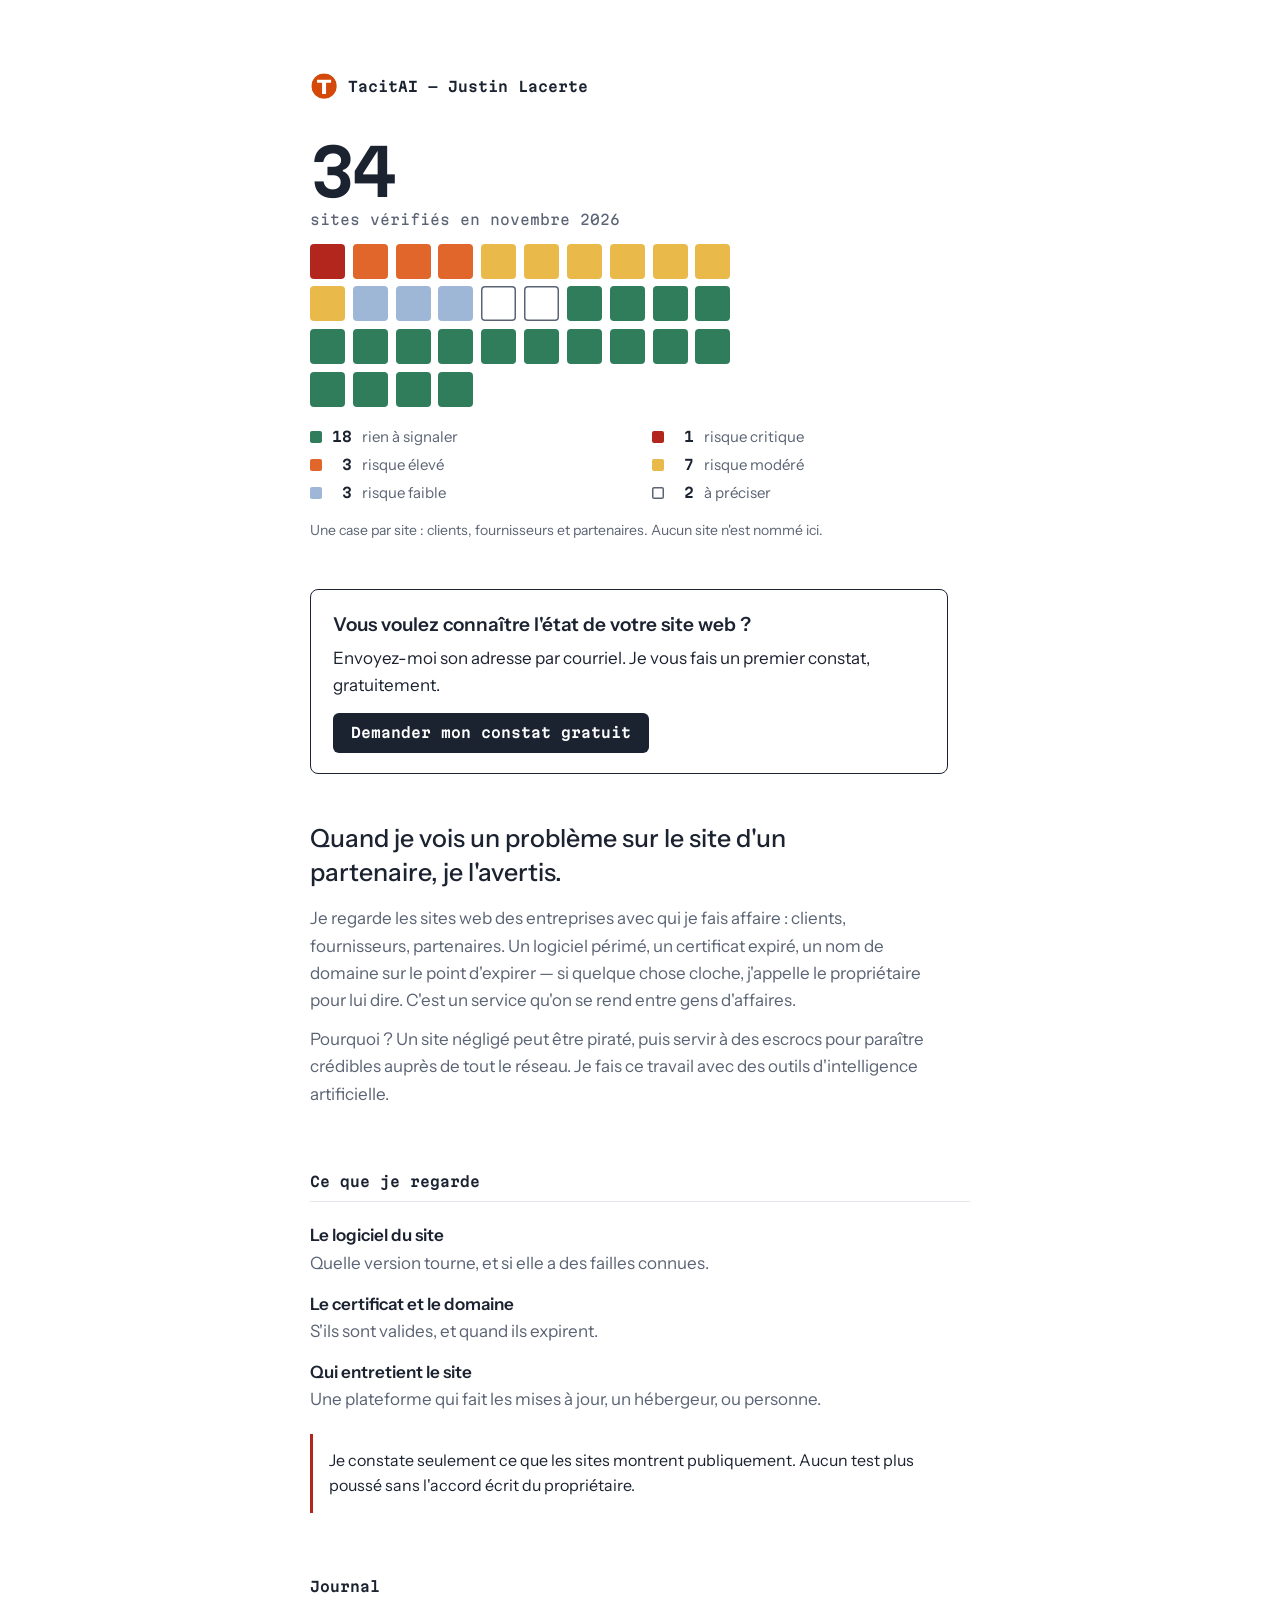
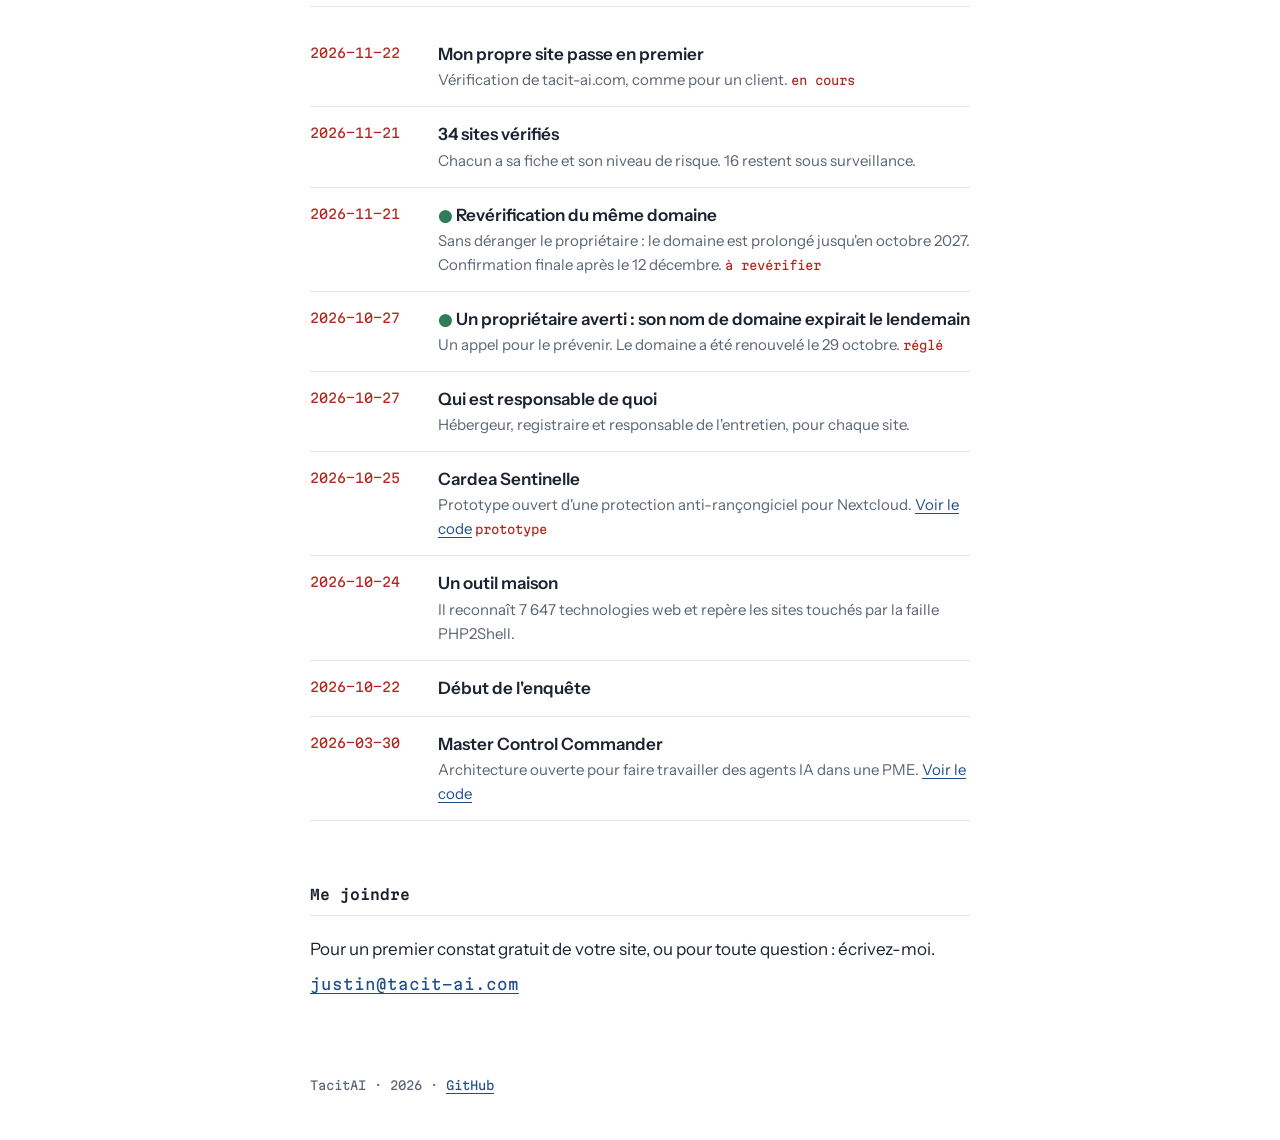
<file: prototypes/a5b-offre-sous-graphique.html>
<!doctype html>
<html lang="fr-CA">
<head>
<meta charset="utf-8">
<meta name="viewport" content="width=device-width, initial-scale=1">
<title>TacitAI — Justin Lacerte</title>
<meta name="description" content="Je vérifie les sites web des PME de l'extérieur, sans rien toucher. Journal de l'enquête.">
<link rel="preconnect" href="https://fonts.googleapis.com">
<link rel="preconnect" href="https://fonts.gstatic.com" crossorigin>
<link href="https://fonts.googleapis.com/css2?family=Martian+Mono:wght@400;600&family=Instrument+Sans:wght@400;500;600&display=swap" rel="stylesheet">
<style>
  :root {
    --papier: #FFFFFF;
    --encre: #1B2230;
    --gris: #5B6474;
    --trait: #E3E6EB;
    --rouge: #B3261E;
    --lien: #1F4E8C;
    /* niveaux de risque */
    --r-crit: #B3261E;
    --r-haut: #E0662B;
    --r-mod: #E9B949;
    --r-bas: #9FB7D6;
    --r-inc: #FFFFFF;
    --r-ok: #2F7D5B;
    --mono: "Martian Mono", ui-monospace, monospace;
    --texte: "Instrument Sans", system-ui, sans-serif;
  }
  @media (prefers-color-scheme: dark) {
    :root {
      --papier: #151A22; --encre: #E8EAEE; --gris: #9AA3B2; --trait: #2A313D;
      --rouge: #E5625A; --lien: #8DB4F0; --r-inc: #151A22;
    }
  }
  * { box-sizing: border-box; margin: 0; padding: 0; }
  body { background: var(--papier); color: var(--encre); font: 400 17px/1.6 var(--texte); padding: 0 20px; }
  main { max-width: 660px; margin: 0 auto; padding: 72px 0 48px; }
  a { color: var(--lien); text-underline-offset: 3px; }
  a:focus-visible { outline: 2px solid var(--rouge); outline-offset: 3px; border-radius: 2px; }

  .tete { display: flex; gap: 20px; align-items: center; margin-bottom: 28px; }
  .tete img { width: 56px; height: 56px; border-radius: 8px; flex: none; }
  .nom { font: 600 22px/1.2 var(--mono); letter-spacing: -0.02em; }
  .nom span { display: block; font-weight: 400; font-size: 13px; color: var(--gris); margin-top: 4px; letter-spacing: 0; }
  .phrase { font-size: 25px; line-height: 1.35; font-weight: 500; max-width: 28ch; margin-bottom: 16px; }
  .sous { color: var(--gris); max-width: 58ch; }
  .sous + .sous { margin-top: 12px; }

  h2 { font: 600 14px/1.4 var(--mono); margin: 64px 0 20px; padding-bottom: 10px; border-bottom: 1px solid var(--trait); }

  /* Le visuel : une case par site vérifié */
  .grille { display: grid; grid-template-columns: repeat(17, 1fr); gap: 6px; margin: 8px 0 18px; }
  .grille i { aspect-ratio: 1; border-radius: 3px; display: block; }
  .crit { background: var(--r-crit); }
  .haut { background: var(--r-haut); }
  .mod  { background: var(--r-mod); }
  .bas  { background: var(--r-bas); }
  .inc  { background: var(--r-inc); box-shadow: inset 0 0 0 1.5px var(--gris); }
  .ok   { background: var(--r-ok); }
  .surv { background: var(--r-haut); }
  .grille i { opacity: 0; animation: case .25s ease-out forwards; }
  @keyframes case { from { opacity: 0; transform: scale(.6); } to { opacity: 1; transform: none; } }
  @media (prefers-reduced-motion: reduce) { .grille i { opacity: 1; animation: none; } }

  .legende { list-style: none; display: grid; grid-template-columns: repeat(2, 1fr); gap: 4px 24px; font-size: 15px; color: var(--gris); }
  .legende li { display: flex; align-items: center; gap: 10px; }
  .legende i { width: 12px; height: 12px; border-radius: 2px; flex: none; }
  .legende b { font: 600 14px var(--mono); color: var(--encre); min-width: 2ch; text-align: right; }
  .note { font-size: 14px; color: var(--gris); margin-top: 14px; }

  .regarde { list-style: none; display: grid; gap: 14px; }
  .regarde strong { font-weight: 600; }
  .regarde p { color: var(--gris); }
  .limite { margin-top: 20px; padding: 14px 16px; border-left: 3px solid var(--rouge); color: var(--encre); font-size: 16px; }

  .journal { list-style: none; }
  .journal li { display: grid; grid-template-columns: 112px 1fr; gap: 16px; padding: 14px 0; border-bottom: 1px solid var(--trait); }
  .journal time { font: 400 13px/1.9 var(--mono); color: var(--rouge); }
  .journal p { color: var(--gris); font-size: 15px; }
  .journal strong { color: var(--encre); font-weight: 600; display: block; font-size: 17px; }
  .etat { font: 400 12px var(--mono); color: var(--rouge); }

  .contact p { margin-bottom: 8px; }
  .contact a { font: 400 15px var(--mono); }
  footer { max-width: 660px; margin: 0 auto; padding: 32px 0 48px; color: var(--gris); font: 400 12px var(--mono); }

  @media (max-width: 560px) {
    main { padding-top: 40px; }
    .phrase { font-size: 21px; }
    .grille { grid-template-columns: repeat(10, 1fr); gap: 5px; }
    .legende { grid-template-columns: 1fr; }
    .journal li { grid-template-columns: 1fr; gap: 2px; }
  }
  .hero { margin-bottom: 48px; }
  .hero .grille { grid-template-columns: repeat(10, 1fr); gap: 8px; max-width: 420px; }
  .hero .grille i { border-radius: 4px; }
  .chiffre { font: 400 14px/1.4 var(--mono); color: var(--gris); margin-bottom: 14px; }
  .chiffre b { display: block; font: 600 64px/1 var(--mono); color: var(--encre); letter-spacing: -0.04em; margin-bottom: 6px; }
  .tete-mini { font: 600 14px var(--mono); margin-bottom: 40px; display: flex; align-items: center; gap: 10px; }
  .tete-mini img { width: 28px; height: 28px; border-radius: 6px; }
  .averti strong::before { content: "● "; color: var(--r-ok); }
  .offre { margin: 0 0 48px; padding: 20px 22px; border: 1.5px solid var(--encre); border-radius: 8px; max-width: 58ch; }
  .offre p { margin-bottom: 14px; }
  .offre strong { display: block; font-size: 19px; font-weight: 600; margin-bottom: 4px; }
  .bouton { display: inline-block; font: 600 14px/1 var(--mono); background: var(--encre); color: var(--papier); padding: 13px 18px; border-radius: 6px; text-decoration: none; }
  .bouton:hover { background: var(--rouge); }
</style>
</head>
<body>
<main>
  <div class="tete-mini"><img src="../logo-tacitai.png" alt="">TacitAI — Justin Lacerte</div>
  <section class="hero" aria-label="Portrait de novembre 2026">
    <p class="chiffre"><b>34</b> sites vérifiés en novembre 2026</p>
    <div class="grille" role="img" aria-label="34 sites vérifiés : 18 sans problème, 1 critique, 3 élevés, 7 modérés, 3 faibles, 2 à préciser">
      <i class="crit"></i>
      <i class="haut"></i><i class="haut"></i><i class="haut"></i>
      <i class="mod"></i><i class="mod"></i><i class="mod"></i><i class="mod"></i><i class="mod"></i><i class="mod"></i><i class="mod"></i>
      <i class="bas"></i><i class="bas"></i><i class="bas"></i>
      <i class="inc"></i><i class="inc"></i>
      <i class="ok"></i><i class="ok"></i><i class="ok"></i><i class="ok"></i><i class="ok"></i><i class="ok"></i>
      <i class="ok"></i><i class="ok"></i><i class="ok"></i><i class="ok"></i><i class="ok"></i><i class="ok"></i>
      <i class="ok"></i><i class="ok"></i><i class="ok"></i><i class="ok"></i><i class="ok"></i><i class="ok"></i>
    </div>
    <ul class="legende" aria-hidden="true">
      <li><i class="ok"></i><b>18</b>rien à signaler</li>
      <li><i class="crit"></i><b>1</b>risque critique</li>
      <li><i class="haut"></i><b>3</b>risque élevé</li>
      <li><i class="mod"></i><b>7</b>risque modéré</li>
      <li><i class="bas"></i><b>3</b>risque faible</li>
      <li><i class="inc"></i><b>2</b>à préciser</li>
    </ul>
    <p class="note">Une case par site : clients, fournisseurs et partenaires. Aucun site n'est nommé ici.</p>
  </section>
  <aside class="offre" aria-labelledby="t-offre">
      <p id="t-offre"><strong>Vous voulez connaître l'état de votre site web ?</strong> Envoyez-moi son adresse par courriel. Je vous fais un premier constat, gratuitement.</p>
      <a class="bouton" href="mailto:justin@tacit-ai.com?subject=%C3%89tat%20de%20mon%20site%20web">Demander mon constat gratuit</a>
  </aside>
  <header>
    <p class="phrase">Quand je vois un problème sur le site d'un partenaire, je l'avertis.</p>
    <p class="sous">Je regarde les sites web des entreprises avec qui je fais affaire : clients, fournisseurs, partenaires. Un logiciel périmé, un certificat expiré, un nom de domaine sur le point d'expirer — si quelque chose cloche, j'appelle le propriétaire pour lui dire. C'est un service qu'on se rend entre gens d'affaires.</p>
    <p class="sous">Pourquoi ? Un site négligé peut être piraté, puis servir à des escrocs pour paraître crédibles auprès de tout le réseau. Je fais ce travail avec des outils d'intelligence artificielle.</p>
  </header>


  <section aria-labelledby="t-regarde">
    <h2 id="t-regarde">Ce que je regarde</h2>
    <ul class="regarde">
      <li><strong>Le logiciel du site</strong><p>Quelle version tourne, et si elle a des failles connues.</p></li>
      <li><strong>Le certificat et le domaine</strong><p>S'ils sont valides, et quand ils expirent.</p></li>
      <li><strong>Qui entretient le site</strong><p>Une plateforme qui fait les mises à jour, un hébergeur, ou personne.</p></li>
    </ul>
    <p class="limite">Je constate seulement ce que les sites montrent publiquement. Aucun test plus poussé sans l'accord écrit du propriétaire.</p>
  </section>

  <section aria-labelledby="t-journal">
    <h2 id="t-journal">Journal</h2>
    <ol class="journal" reversed>
      <li><time datetime="2026-11-22">2026-11-22</time><p><strong>Mon propre site passe en premier</strong>Vérification de tacit-ai.com, comme pour un client. <span class="etat">en cours</span></p></li>
      <li><time datetime="2026-11-21">2026-11-21</time><p><strong>34 sites vérifiés</strong>Chacun a sa fiche et son niveau de risque. 16 restent sous surveillance.</p></li>
      <li class="averti"><time datetime="2026-11-21">2026-11-21</time><p><strong>Revérification du même domaine</strong>Sans déranger le propriétaire : le domaine est prolongé jusqu'en octobre 2027. Confirmation finale après le 12 décembre. <span class="etat">à revérifier</span></p></li>
      <li class="averti"><time datetime="2026-10-27">2026-10-27</time><p><strong>Un propriétaire averti : son nom de domaine expirait le lendemain</strong>Un appel pour le prévenir. Le domaine a été renouvelé le 29 octobre. <span class="etat">réglé</span></p></li>
      <li><time datetime="2026-10-27">2026-10-27</time><p><strong>Qui est responsable de quoi</strong>Hébergeur, registraire et responsable de l'entretien, pour chaque site.</p></li>
      <li><time datetime="2026-10-25">2026-10-25</time><p><strong>Cardea Sentinelle</strong>Prototype ouvert d'une protection anti-rançongiciel pour Nextcloud. <a href="https://github.com/jlacerte/cardea-sentinelle">Voir le code</a> <span class="etat">prototype</span></p></li>
      <li><time datetime="2026-10-24">2026-10-24</time><p><strong>Un outil maison</strong>Il reconnaît 7 647 technologies web et repère les sites touchés par la faille PHP2Shell.</p></li>
      <li><time datetime="2026-10-22">2026-10-22</time><p><strong>Début de l'enquête</strong></p></li>
      <li><time datetime="2026-03-30">2026-03-30</time><p><strong>Master Control Commander</strong>Architecture ouverte pour faire travailler des agents IA dans une PME. <a href="https://github.com/jlacerte/master-control-commander">Voir le code</a></p></li>
    </ol>
  </section>

  <section class="contact" aria-labelledby="t-contact">
    <h2 id="t-contact">Me joindre</h2>
    <p>Pour un premier constat gratuit de votre site, ou pour toute question : écrivez-moi.</p>
    <a href="mailto:justin@tacit-ai.com?subject=%C3%89tat%20de%20mon%20site%20web">justin@tacit-ai.com</a>
  </section>
</main>
<footer>TacitAI · 2026 · <a href="https://github.com/jlacerte">GitHub</a></footer>
<script>
  // Décale l'apparition des cases, une après l'autre (un seul moment animé).
  document.querySelectorAll('.grille i').forEach((c, n) => c.style.animationDelay = (n * 25) + 'ms');
</script>
</body>
</html>
</file>
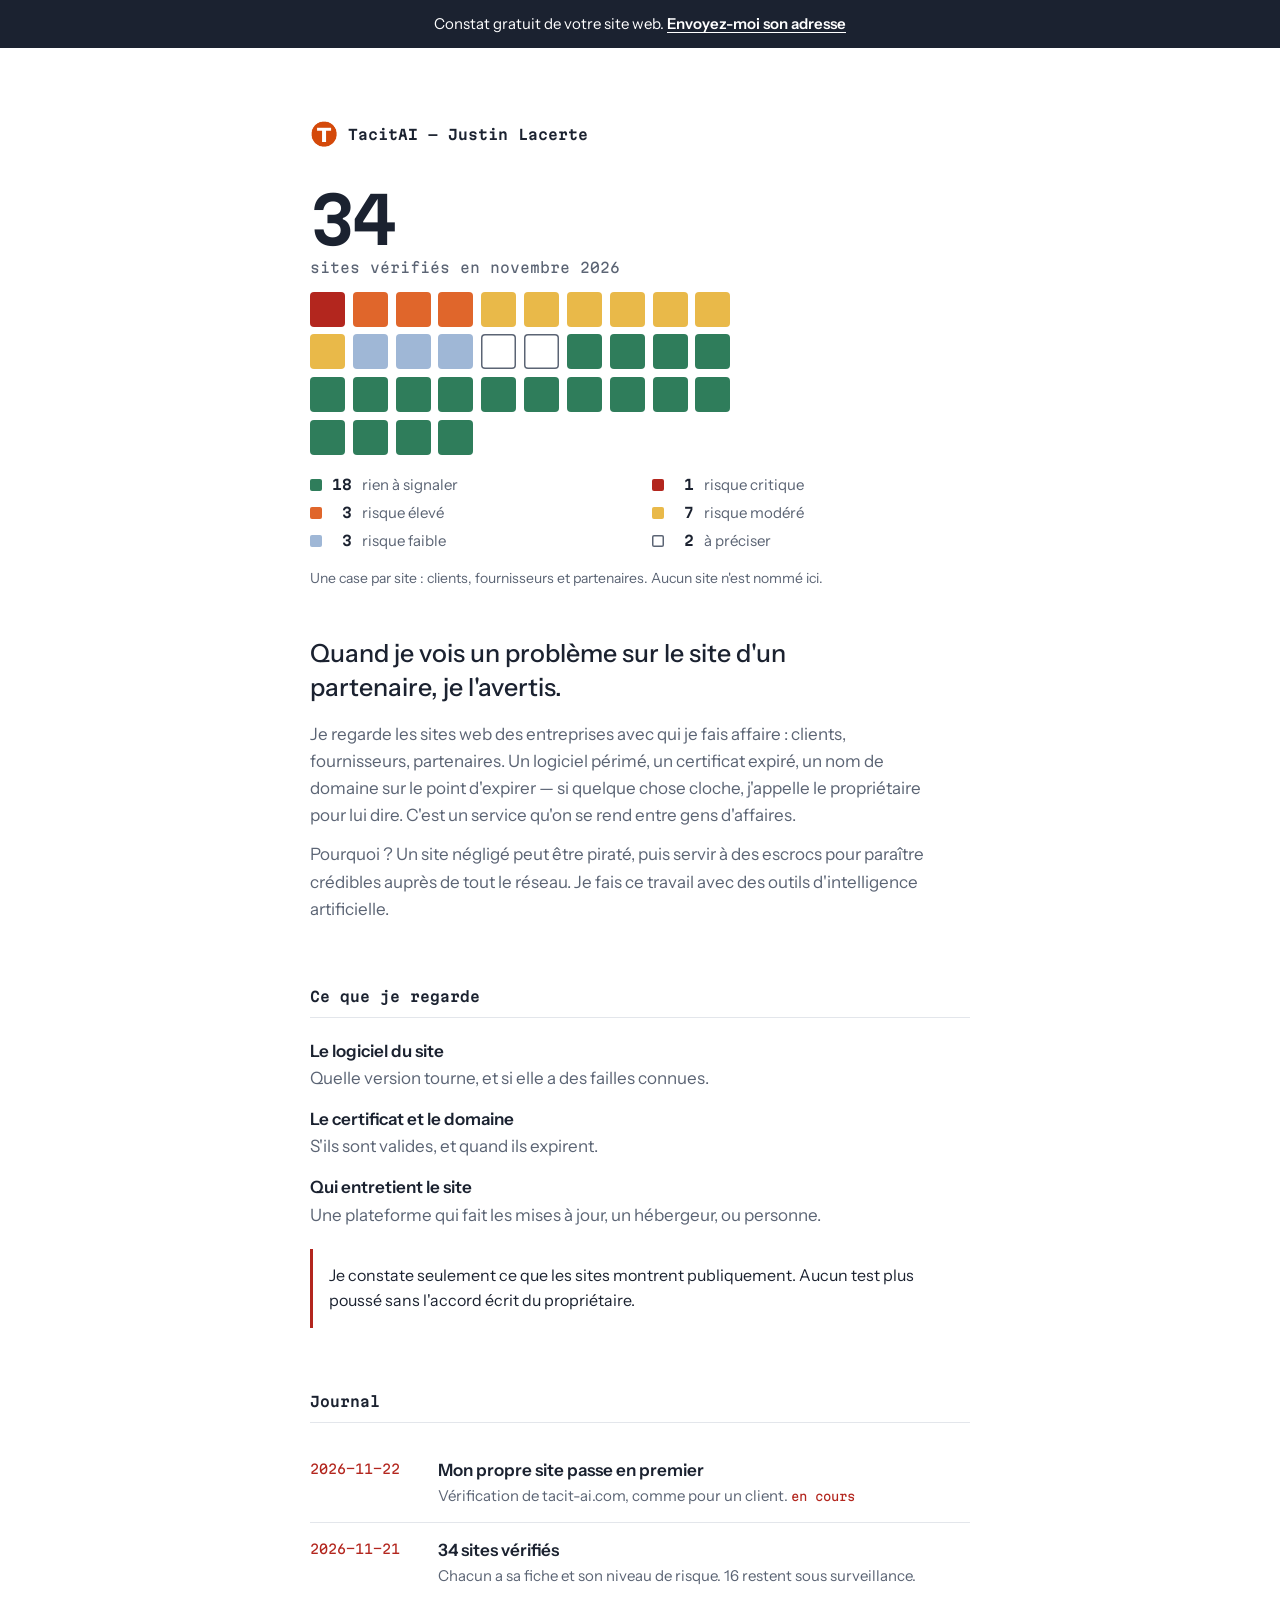
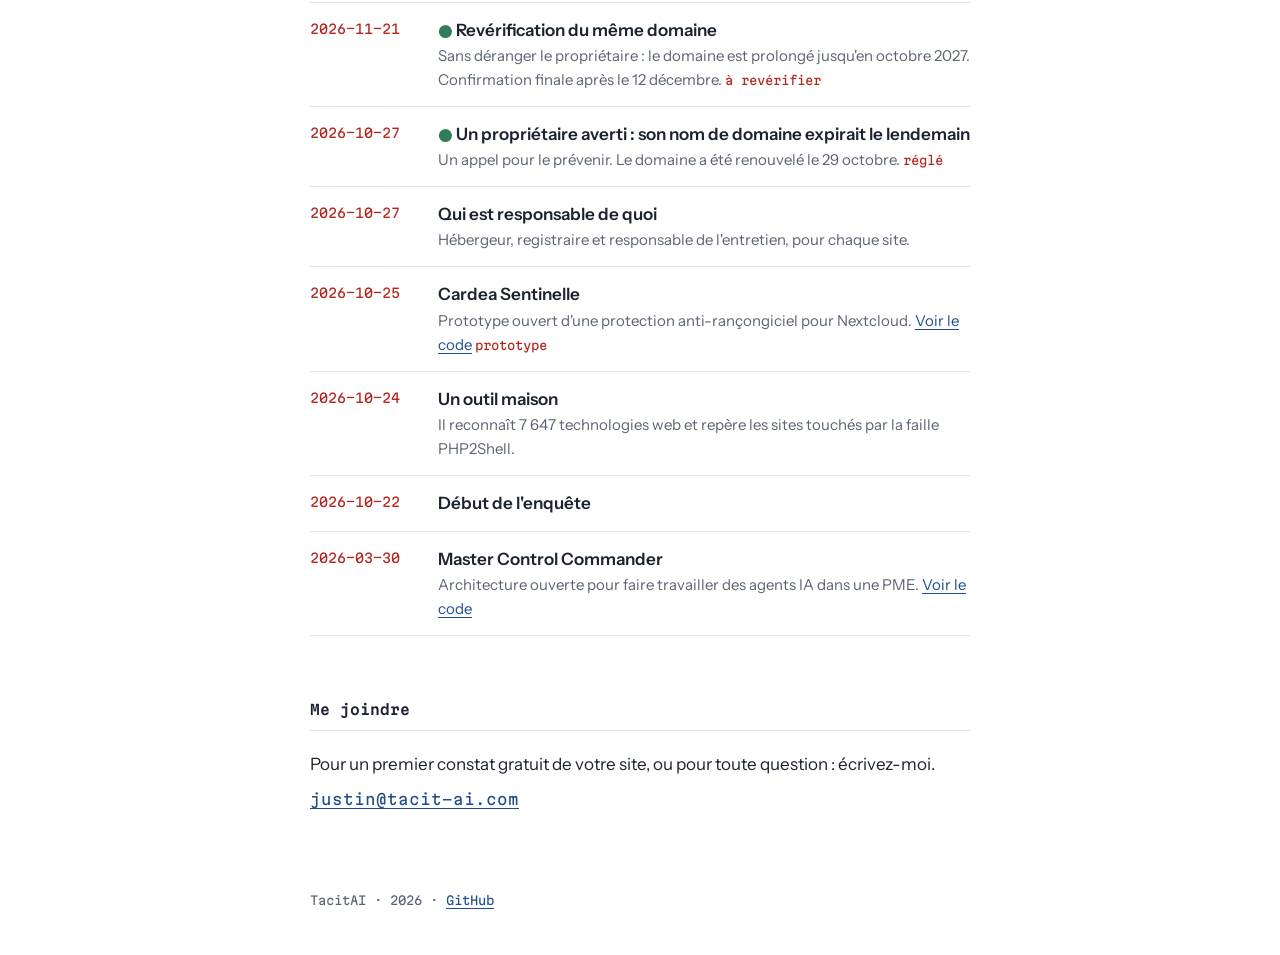
<file: prototypes/a5c-bandeau.html>
<!doctype html>
<html lang="fr-CA">
<head>
<meta charset="utf-8">
<meta name="viewport" content="width=device-width, initial-scale=1">
<title>TacitAI — Justin Lacerte</title>
<meta name="description" content="Je vérifie les sites web des PME de l'extérieur, sans rien toucher. Journal de l'enquête.">
<link rel="preconnect" href="https://fonts.googleapis.com">
<link rel="preconnect" href="https://fonts.gstatic.com" crossorigin>
<link href="https://fonts.googleapis.com/css2?family=Martian+Mono:wght@400;600&family=Instrument+Sans:wght@400;500;600&display=swap" rel="stylesheet">
<style>
  :root {
    --papier: #FFFFFF;
    --encre: #1B2230;
    --gris: #5B6474;
    --trait: #E3E6EB;
    --rouge: #B3261E;
    --lien: #1F4E8C;
    /* niveaux de risque */
    --r-crit: #B3261E;
    --r-haut: #E0662B;
    --r-mod: #E9B949;
    --r-bas: #9FB7D6;
    --r-inc: #FFFFFF;
    --r-ok: #2F7D5B;
    --mono: "Martian Mono", ui-monospace, monospace;
    --texte: "Instrument Sans", system-ui, sans-serif;
  }
  @media (prefers-color-scheme: dark) {
    :root {
      --papier: #151A22; --encre: #E8EAEE; --gris: #9AA3B2; --trait: #2A313D;
      --rouge: #E5625A; --lien: #8DB4F0; --r-inc: #151A22;
    }
  }
  * { box-sizing: border-box; margin: 0; padding: 0; }
  body { background: var(--papier); color: var(--encre); font: 400 17px/1.6 var(--texte); padding: 0 20px; }
  main { max-width: 660px; margin: 0 auto; padding: 72px 0 48px; }
  a { color: var(--lien); text-underline-offset: 3px; }
  a:focus-visible { outline: 2px solid var(--rouge); outline-offset: 3px; border-radius: 2px; }

  .tete { display: flex; gap: 20px; align-items: center; margin-bottom: 28px; }
  .tete img { width: 56px; height: 56px; border-radius: 8px; flex: none; }
  .nom { font: 600 22px/1.2 var(--mono); letter-spacing: -0.02em; }
  .nom span { display: block; font-weight: 400; font-size: 13px; color: var(--gris); margin-top: 4px; letter-spacing: 0; }
  .phrase { font-size: 25px; line-height: 1.35; font-weight: 500; max-width: 28ch; margin-bottom: 16px; }
  .sous { color: var(--gris); max-width: 58ch; }
  .sous + .sous { margin-top: 12px; }

  h2 { font: 600 14px/1.4 var(--mono); margin: 64px 0 20px; padding-bottom: 10px; border-bottom: 1px solid var(--trait); }

  /* Le visuel : une case par site vérifié */
  .grille { display: grid; grid-template-columns: repeat(17, 1fr); gap: 6px; margin: 8px 0 18px; }
  .grille i { aspect-ratio: 1; border-radius: 3px; display: block; }
  .crit { background: var(--r-crit); }
  .haut { background: var(--r-haut); }
  .mod  { background: var(--r-mod); }
  .bas  { background: var(--r-bas); }
  .inc  { background: var(--r-inc); box-shadow: inset 0 0 0 1.5px var(--gris); }
  .ok   { background: var(--r-ok); }
  .surv { background: var(--r-haut); }
  .grille i { opacity: 0; animation: case .25s ease-out forwards; }
  @keyframes case { from { opacity: 0; transform: scale(.6); } to { opacity: 1; transform: none; } }
  @media (prefers-reduced-motion: reduce) { .grille i { opacity: 1; animation: none; } }

  .legende { list-style: none; display: grid; grid-template-columns: repeat(2, 1fr); gap: 4px 24px; font-size: 15px; color: var(--gris); }
  .legende li { display: flex; align-items: center; gap: 10px; }
  .legende i { width: 12px; height: 12px; border-radius: 2px; flex: none; }
  .legende b { font: 600 14px var(--mono); color: var(--encre); min-width: 2ch; text-align: right; }
  .note { font-size: 14px; color: var(--gris); margin-top: 14px; }

  .regarde { list-style: none; display: grid; gap: 14px; }
  .regarde strong { font-weight: 600; }
  .regarde p { color: var(--gris); }
  .limite { margin-top: 20px; padding: 14px 16px; border-left: 3px solid var(--rouge); color: var(--encre); font-size: 16px; }

  .journal { list-style: none; }
  .journal li { display: grid; grid-template-columns: 112px 1fr; gap: 16px; padding: 14px 0; border-bottom: 1px solid var(--trait); }
  .journal time { font: 400 13px/1.9 var(--mono); color: var(--rouge); }
  .journal p { color: var(--gris); font-size: 15px; }
  .journal strong { color: var(--encre); font-weight: 600; display: block; font-size: 17px; }
  .etat { font: 400 12px var(--mono); color: var(--rouge); }

  .contact p { margin-bottom: 8px; }
  .contact a { font: 400 15px var(--mono); }
  footer { max-width: 660px; margin: 0 auto; padding: 32px 0 48px; color: var(--gris); font: 400 12px var(--mono); }

  @media (max-width: 560px) {
    main { padding-top: 40px; }
    .phrase { font-size: 21px; }
    .grille { grid-template-columns: repeat(10, 1fr); gap: 5px; }
    .legende { grid-template-columns: 1fr; }
    .journal li { grid-template-columns: 1fr; gap: 2px; }
  }
  .hero { margin-bottom: 48px; }
  .hero .grille { grid-template-columns: repeat(10, 1fr); gap: 8px; max-width: 420px; }
  .hero .grille i { border-radius: 4px; }
  .chiffre { font: 400 14px/1.4 var(--mono); color: var(--gris); margin-bottom: 14px; }
  .chiffre b { display: block; font: 600 64px/1 var(--mono); color: var(--encre); letter-spacing: -0.04em; margin-bottom: 6px; }
  .tete-mini { font: 600 14px var(--mono); margin-bottom: 40px; display: flex; align-items: center; gap: 10px; }
  .tete-mini img { width: 28px; height: 28px; border-radius: 6px; }
  .averti strong::before { content: "● "; color: var(--r-ok); }
  .offre { margin-top: 28px; padding: 20px 22px; border: 1.5px solid var(--encre); border-radius: 8px; max-width: 58ch; }
  .offre p { margin-bottom: 14px; }
  .offre strong { display: block; font-size: 19px; font-weight: 600; margin-bottom: 4px; }
  .bouton { display: inline-block; font: 600 14px/1 var(--mono); background: var(--encre); color: var(--papier); padding: 13px 18px; border-radius: 6px; text-decoration: none; }
  .bouton:hover { background: var(--rouge); }
  .bandeau { margin: 0 -20px; padding: 12px 20px; background: var(--encre); color: var(--papier); text-align: center; font-size: 15px; }
  .bandeau a { color: var(--papier); font-weight: 600; }
</style>
</head>
<body>
<div class="bandeau"><span>Constat gratuit de votre site web.</span> <a href="mailto:justin@tacit-ai.com?subject=%C3%89tat%20de%20mon%20site%20web">Envoyez-moi son adresse</a></div>
<main>
  <div class="tete-mini"><img src="../logo-tacitai.png" alt="">TacitAI — Justin Lacerte</div>
  <section class="hero" aria-label="Portrait de novembre 2026">
    <p class="chiffre"><b>34</b> sites vérifiés en novembre 2026</p>
    <div class="grille" role="img" aria-label="34 sites vérifiés : 18 sans problème, 1 critique, 3 élevés, 7 modérés, 3 faibles, 2 à préciser">
      <i class="crit"></i>
      <i class="haut"></i><i class="haut"></i><i class="haut"></i>
      <i class="mod"></i><i class="mod"></i><i class="mod"></i><i class="mod"></i><i class="mod"></i><i class="mod"></i><i class="mod"></i>
      <i class="bas"></i><i class="bas"></i><i class="bas"></i>
      <i class="inc"></i><i class="inc"></i>
      <i class="ok"></i><i class="ok"></i><i class="ok"></i><i class="ok"></i><i class="ok"></i><i class="ok"></i>
      <i class="ok"></i><i class="ok"></i><i class="ok"></i><i class="ok"></i><i class="ok"></i><i class="ok"></i>
      <i class="ok"></i><i class="ok"></i><i class="ok"></i><i class="ok"></i><i class="ok"></i><i class="ok"></i>
    </div>
    <ul class="legende" aria-hidden="true">
      <li><i class="ok"></i><b>18</b>rien à signaler</li>
      <li><i class="crit"></i><b>1</b>risque critique</li>
      <li><i class="haut"></i><b>3</b>risque élevé</li>
      <li><i class="mod"></i><b>7</b>risque modéré</li>
      <li><i class="bas"></i><b>3</b>risque faible</li>
      <li><i class="inc"></i><b>2</b>à préciser</li>
    </ul>
    <p class="note">Une case par site : clients, fournisseurs et partenaires. Aucun site n'est nommé ici.</p>
  </section>
  <header>
    <p class="phrase">Quand je vois un problème sur le site d'un partenaire, je l'avertis.</p>
    <p class="sous">Je regarde les sites web des entreprises avec qui je fais affaire : clients, fournisseurs, partenaires. Un logiciel périmé, un certificat expiré, un nom de domaine sur le point d'expirer — si quelque chose cloche, j'appelle le propriétaire pour lui dire. C'est un service qu'on se rend entre gens d'affaires.</p>
    <p class="sous">Pourquoi ? Un site négligé peut être piraté, puis servir à des escrocs pour paraître crédibles auprès de tout le réseau. Je fais ce travail avec des outils d'intelligence artificielle.</p>
  </header>


  <section aria-labelledby="t-regarde">
    <h2 id="t-regarde">Ce que je regarde</h2>
    <ul class="regarde">
      <li><strong>Le logiciel du site</strong><p>Quelle version tourne, et si elle a des failles connues.</p></li>
      <li><strong>Le certificat et le domaine</strong><p>S'ils sont valides, et quand ils expirent.</p></li>
      <li><strong>Qui entretient le site</strong><p>Une plateforme qui fait les mises à jour, un hébergeur, ou personne.</p></li>
    </ul>
    <p class="limite">Je constate seulement ce que les sites montrent publiquement. Aucun test plus poussé sans l'accord écrit du propriétaire.</p>
  </section>

  <section aria-labelledby="t-journal">
    <h2 id="t-journal">Journal</h2>
    <ol class="journal" reversed>
      <li><time datetime="2026-11-22">2026-11-22</time><p><strong>Mon propre site passe en premier</strong>Vérification de tacit-ai.com, comme pour un client. <span class="etat">en cours</span></p></li>
      <li><time datetime="2026-11-21">2026-11-21</time><p><strong>34 sites vérifiés</strong>Chacun a sa fiche et son niveau de risque. 16 restent sous surveillance.</p></li>
      <li class="averti"><time datetime="2026-11-21">2026-11-21</time><p><strong>Revérification du même domaine</strong>Sans déranger le propriétaire : le domaine est prolongé jusqu'en octobre 2027. Confirmation finale après le 12 décembre. <span class="etat">à revérifier</span></p></li>
      <li class="averti"><time datetime="2026-10-27">2026-10-27</time><p><strong>Un propriétaire averti : son nom de domaine expirait le lendemain</strong>Un appel pour le prévenir. Le domaine a été renouvelé le 29 octobre. <span class="etat">réglé</span></p></li>
      <li><time datetime="2026-10-27">2026-10-27</time><p><strong>Qui est responsable de quoi</strong>Hébergeur, registraire et responsable de l'entretien, pour chaque site.</p></li>
      <li><time datetime="2026-10-25">2026-10-25</time><p><strong>Cardea Sentinelle</strong>Prototype ouvert d'une protection anti-rançongiciel pour Nextcloud. <a href="https://github.com/jlacerte/cardea-sentinelle">Voir le code</a> <span class="etat">prototype</span></p></li>
      <li><time datetime="2026-10-24">2026-10-24</time><p><strong>Un outil maison</strong>Il reconnaît 7 647 technologies web et repère les sites touchés par la faille PHP2Shell.</p></li>
      <li><time datetime="2026-10-22">2026-10-22</time><p><strong>Début de l'enquête</strong></p></li>
      <li><time datetime="2026-03-30">2026-03-30</time><p><strong>Master Control Commander</strong>Architecture ouverte pour faire travailler des agents IA dans une PME. <a href="https://github.com/jlacerte/master-control-commander">Voir le code</a></p></li>
    </ol>
  </section>

  <section class="contact" aria-labelledby="t-contact">
    <h2 id="t-contact">Me joindre</h2>
    <p>Pour un premier constat gratuit de votre site, ou pour toute question : écrivez-moi.</p>
    <a href="mailto:justin@tacit-ai.com?subject=%C3%89tat%20de%20mon%20site%20web">justin@tacit-ai.com</a>
  </section>
</main>
<footer>TacitAI · 2026 · <a href="https://github.com/jlacerte">GitHub</a></footer>
<script>
  // Décale l'apparition des cases, une après l'autre (un seul moment animé).
  document.querySelectorAll('.grille i').forEach((c, n) => c.style.animationDelay = (n * 25) + 'ms');
</script>
</body>
</html>
</file>
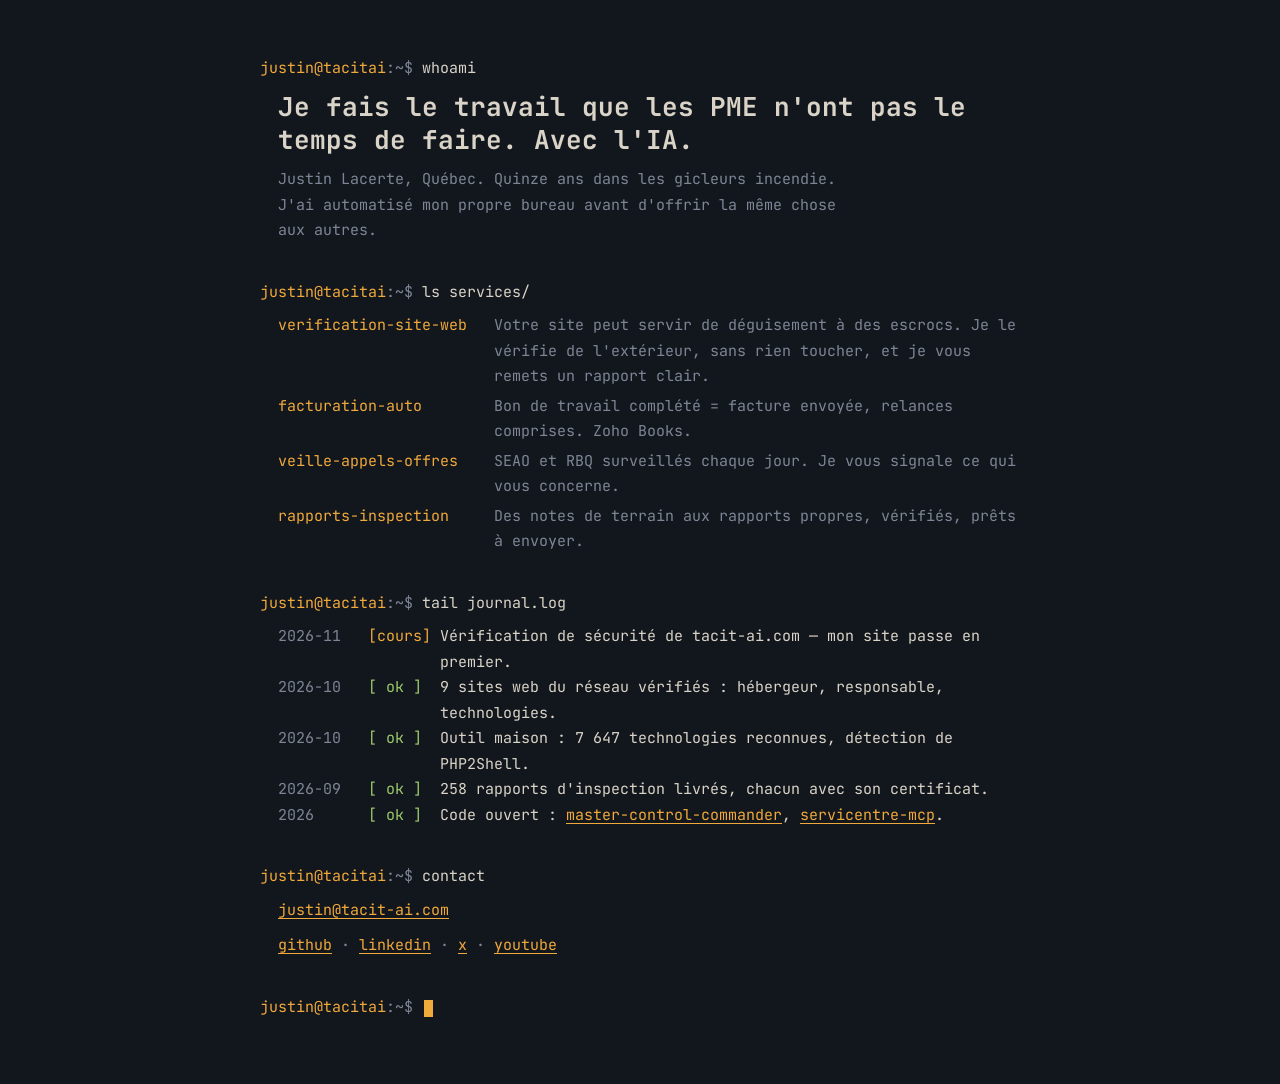
<file: prototypes/b-terminal.html>
<!doctype html>
<html lang="fr-CA">
<head>
<meta charset="utf-8">
<meta name="viewport" content="width=device-width, initial-scale=1">
<title>TacitAI — Justin Lacerte</title>
<meta name="description" content="Je fais le travail que les PME n'ont pas le temps de faire, avec l'IA. Vérification de sites web, facturation, veille des appels d'offres.">
<link rel="preconnect" href="https://fonts.googleapis.com">
<link rel="preconnect" href="https://fonts.gstatic.com" crossorigin>
<link href="https://fonts.googleapis.com/css2?family=JetBrains+Mono:wght@400;700&display=swap" rel="stylesheet">
<style>
  :root {
    --fond: #12161D;
    --texte: #D9D4C7;
    --ambre: #F0A93B;     /* phosphore ambre des vieux terminaux */
    --pale: #7E8695;
    --ok: #9CCB6B;
    --mono: "JetBrains Mono", ui-monospace, monospace;
  }
  * { box-sizing: border-box; margin: 0; padding: 0; }
  html { -webkit-text-size-adjust: 100%; }
  body {
    background: var(--fond);
    color: var(--texte);
    font: 400 15px/1.7 var(--mono);
    padding: 0 16px;
  }
  main { max-width: 760px; margin: 0 auto; padding: 56px 0 64px; }
  a { color: var(--ambre); text-underline-offset: 3px; }
  a:focus-visible { outline: 2px solid var(--ambre); outline-offset: 3px; }

  .bloc { margin-bottom: 36px; }
  .invite { color: var(--pale); white-space: nowrap; overflow: hidden; text-overflow: ellipsis; }
  .invite b { color: var(--ambre); font-weight: 400; }
  .invite .cmd { color: var(--texte); }
  .sortie { margin-top: 8px; padding-left: 2ch; }
  .sortie p { max-width: 64ch; }
  .sortie p + p { margin-top: 10px; }

  .grand { font-size: 26px; line-height: 1.3; font-weight: 700; color: var(--texte); max-width: 26ch; }
  .pale { color: var(--pale); }

  .ls { display: grid; grid-template-columns: max-content 1fr; gap: 4px 3ch; }
  .ls dt { color: var(--ambre); }
  .ls dd { color: var(--pale); }

  .log { list-style: none; }
  .log li { display: grid; grid-template-columns: 9ch 7ch 1fr; gap: 0 1ch; }
  .log .d { color: var(--pale); }
  .log .ok { color: var(--ok); }
  .log .cours { color: var(--ambre); }

  .curseur {
    display: inline-block; width: 0.6em; height: 1.1em; background: var(--ambre);
    vertical-align: text-bottom; margin-left: 2px;
    animation: clign 1.1s steps(1) infinite;
  }
  @keyframes clign { 50% { opacity: 0; } }

  /* Un seul moment animé : la première commande se tape au chargement */
  .tape { display: inline-block; overflow: hidden; white-space: nowrap; vertical-align: bottom;
          width: 0; animation: taper .7s steps(6) .3s forwards; }
  @keyframes taper { to { width: 6ch; } }
  .apparait { opacity: 0; animation: voir .01s 1.1s forwards; }
  @keyframes voir { to { opacity: 1; } }

  @media (prefers-reduced-motion: reduce) {
    .tape { width: 6ch; animation: none; }
    .apparait { opacity: 1; animation: none; }
    .curseur { animation: none; }
  }
  @media (max-width: 560px) {
    body { font-size: 14px; }
    .grand { font-size: 21px; }
    .ls { grid-template-columns: 1fr; }
    .ls dd { margin-bottom: 8px; }
    .log li { grid-template-columns: 8ch 1fr; }
    .log li > :last-child { grid-column: 1 / -1; padding-bottom: 6px; }
  }
</style>
</head>
<body>
<main>
  <section class="bloc" aria-label="Qui suis-je">
    <p class="invite"><b>justin@tacitai</b>:~$ <span class="cmd tape">whoami</span></p>
    <div class="sortie apparait">
      <p class="grand">Je fais le travail que les PME n'ont pas le temps de faire. Avec l'IA.</p>
      <p class="pale">Justin Lacerte, Québec. Quinze ans dans les gicleurs incendie. J'ai automatisé mon propre bureau avant d'offrir la même chose aux autres.</p>
    </div>
  </section>

  <section class="bloc" aria-label="Services">
    <p class="invite"><b>justin@tacitai</b>:~$ <span class="cmd">ls services/</span></p>
    <dl class="sortie ls">
      <dt>verification-site-web</dt>
      <dd>Votre site peut servir de déguisement à des escrocs. Je le vérifie de l'extérieur, sans rien toucher, et je vous remets un rapport clair.</dd>
      <dt>facturation-auto</dt>
      <dd>Bon de travail complété = facture envoyée, relances comprises. Zoho Books.</dd>
      <dt>veille-appels-offres</dt>
      <dd>SEAO et RBQ surveillés chaque jour. Je vous signale ce qui vous concerne.</dd>
      <dt>rapports-inspection</dt>
      <dd>Des notes de terrain aux rapports propres, vérifiés, prêts à envoyer.</dd>
    </dl>
  </section>

  <section class="bloc" aria-label="Journal des livraisons">
    <p class="invite"><b>justin@tacitai</b>:~$ <span class="cmd">tail journal.log</span></p>
    <ol class="sortie log">
      <li><span class="d">2026-11</span><span class="cours">[cours]</span><span>Vérification de sécurité de tacit-ai.com — mon site passe en premier.</span></li>
      <li><span class="d">2026-10</span><span class="ok">[ ok ]</span><span>9 sites web du réseau vérifiés : hébergeur, responsable, technologies.</span></li>
      <li><span class="d">2026-10</span><span class="ok">[ ok ]</span><span>Outil maison : 7 647 technologies reconnues, détection de PHP2Shell.</span></li>
      <li><span class="d">2026-09</span><span class="ok">[ ok ]</span><span>258 rapports d'inspection livrés, chacun avec son certificat.</span></li>
      <li><span class="d">2026</span><span class="ok">[ ok ]</span><span>Code ouvert : <a href="https://github.com/jlacerte/master-control-commander">master-control-commander</a>, <a href="https://github.com/jlacerte/servicentre-mcp">servicentre-mcp</a>.</span></li>
    </ol>
  </section>

  <section class="bloc" aria-label="Contact">
    <p class="invite"><b>justin@tacitai</b>:~$ <span class="cmd">contact</span></p>
    <div class="sortie">
      <p><a href="mailto:justin@tacit-ai.com">justin@tacit-ai.com</a></p>
      <p class="pale"><a href="https://github.com/jlacerte">github</a> · <a href="https://www.linkedin.com/company/tacitai-qc">linkedin</a> · <a href="https://x.com/justin_tacitai">x</a> · <a href="https://www.youtube.com/@QuebecIA">youtube</a></p>
    </div>
  </section>

  <p class="invite" aria-hidden="true"><b>justin@tacitai</b>:~$ <span class="curseur"></span></p>
</main>
</body>
</html>
</file>
